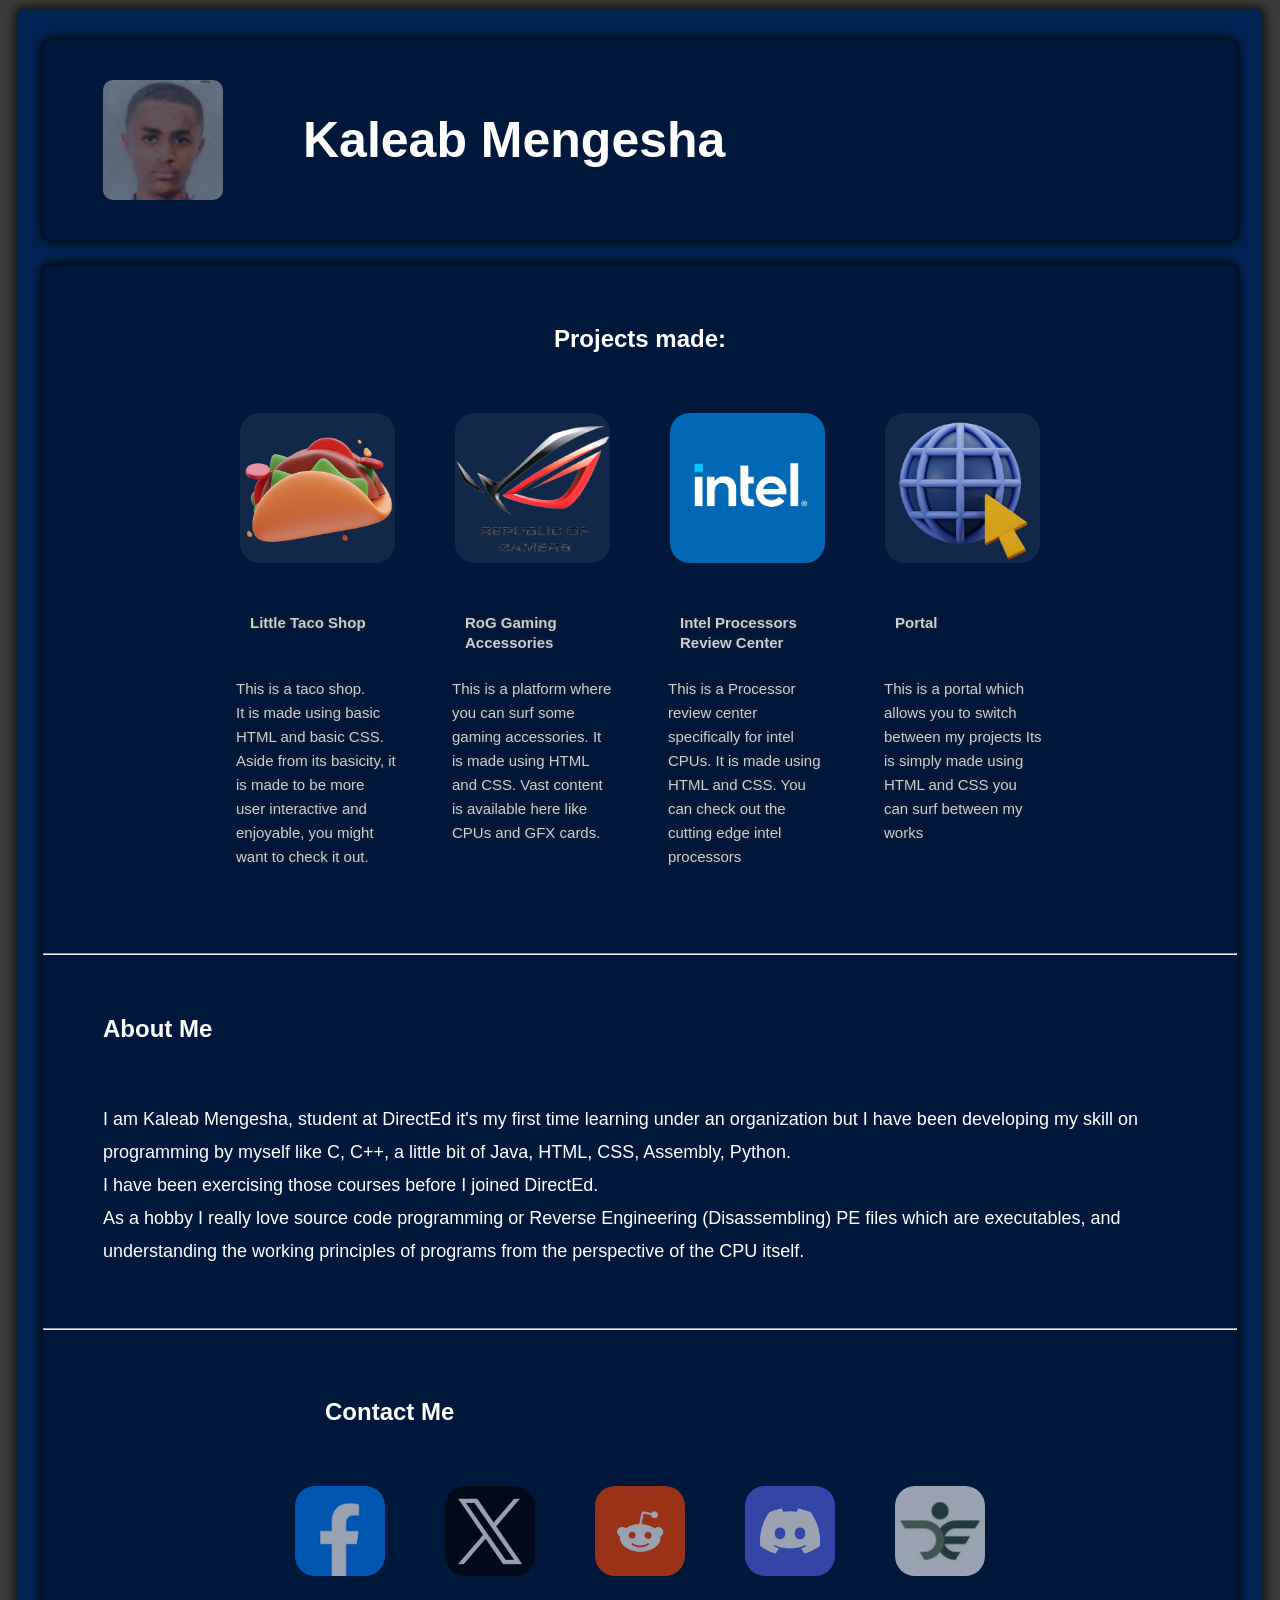
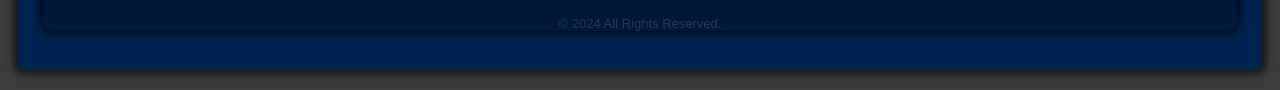
<file: index.html>
<!DOCTYPE html>
<html>
<head>
    <meta charset="UTF-8">
    <title>Me</title>
    <link rel="stylesheet" href="Home.css">
    <link rel="icon" href="res/94.png">
</head>
<body>

    <div class="container">

        <div class="up">

            <div class="img"></div>
            <div class="name">Kaleab Mengesha</div>


        </div>

        <div class="main">
                <p class="h">Projects made:</p>
            <div class="prj">
                
                <a href="../CleverWhiteChicken/EaTaco/Home.html" target="_blank"><div class="a d"><div class="p1">Little Taco Shop</div></div></a>
                <a href="../CleverWhiteChicken_2/Home.html" target="_blank"><div class="b d"><div class="p1">RoG Gaming Accessories</div></div></a>
                <a href="../CleverWhiteChicken_3/home.html" target="_blank"><div class="c d"><div class="p1">Intel Processors Review Center </div></div></a>
                <a href=""><div class="f d"><div class="p1">Portal</div></div></a>

                

            </div>

            <div class="info">
                <div class="e">
                    <div class="i">This is a taco shop. <br>It is made using basic HTML and basic CSS. Aside from its basicity, it is made to be more user interactive and enjoyable, you might want to check it out.
                </div></div>
                <div class="e"><div class="i">This is a platform where you can surf some gaming accessories. It is made using HTML and CSS. Vast content is available here like CPUs and GFX cards.
                </div></div>
                <div class="e"><div class="i">This is a Processor review center specifically for intel CPUs. It is made using HTML and CSS. You can check out the cutting edge intel processors
                </div></div>
                <div class="e"><div class="i">This is a portal which allows you to switch between my projects Its is simply made using HTML and CSS you can surf between my works</div></div>
            </div>

            <div class="about">
                <hr>
                <p class="h">About Me</p>
                <p class="p">I am Kaleab Mengesha, student at DirectEd it's my first time learning under an organization but I have been developing my skill on programming by myself like C, C++, a little bit of Java, HTML, CSS, Assembly, Python. <br>
                    I have been exercising those courses before I joined DirectEd. <br>
                    As a hobby I really love source code programming or Reverse Engineering (Disassembling) PE files which are executables, and understanding the working principles of programs from the perspective of the CPU itself.</p><hr>
            </div>

            <div class="bot"><p class="h">Contact Me</p>

                <div class="ico">
                    <a href="https://www.facebook.com" target="_blank" ><div class="z j"></div></a>
                    <a href="https://www.x.com" target="_blank"><div class="y j"></div></a>
                    <a href="https://www.reddit.com" target="_blank"><div class="w j"></div></a>
                    <a href="https://www.discord.com" target="_blank"><div class="x j"></div></a>
                    <a href="https://www.directed.dev"  target="_blank"><div class="v j"></div></a>
        
                    
                </div>
            </div> 
            <footer class="foot">© 2024 All Rights Reserved.</footer>


        </div>


    </div>
    
</body>
</html>
</file>
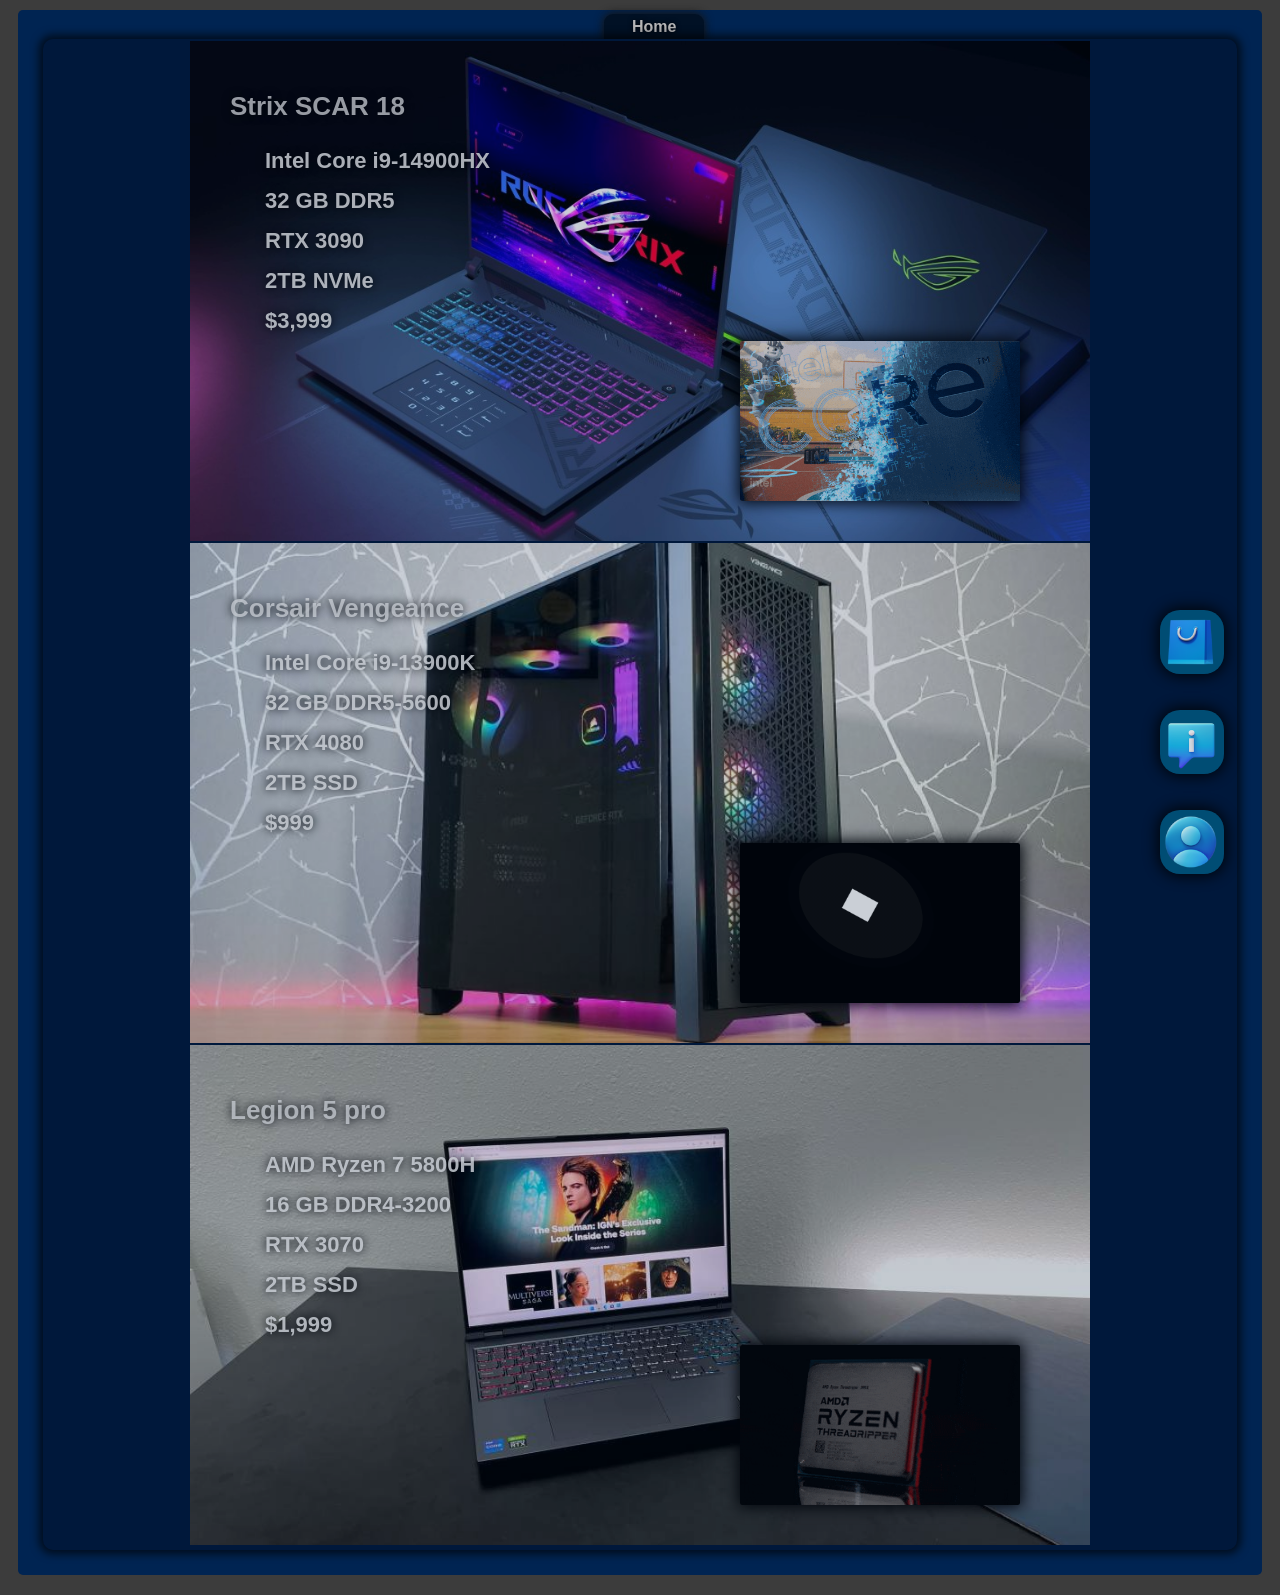
<file: CleverWhiteChicken_2/index.html>
<!DOCTYPE html>
<html lang="en">
<head>
    <meta charset="UTF-8">
    <meta name="viewport" content="width=device-width, initial-scale=1.0">
    <title>Home - RoG</title>
    <link rel="stylesheet" href="Home.css">
    <link rel="icon" href="Resources/80.png">
</head>
<body>

    <div class="shop">
        <a href="lap-intel.html"><img src="Resources/69.png" alt="" id="shop"></a>
    </div>
    <div class="shop1">
        <a href="about-us.html"><img src="Resources/72.png" alt="" id="shop1"></a>
    </div>

    <div class="shop2">
        <a href="contact-us.html"><img src="Resources/73.png" alt="" id="shop2"></a>
    </div>
    
    <div class="container">
        <div class="head" id="p1"><p id="p1">Home</p></div>
        <div class="main">
            <a href="lap-intel.html">
                <div class="top" id="in">
                    <h1 id="h1">Strix SCAR 18<br>
                        <p id="p">
                            Intel Core i9-14900HX<br>
                            32 GB DDR5<br>
                            RTX 3090<br>
                            2TB NVMe <br>
                            $3,999
                        </p>
                    </h1>
                    
                    <div id="float1"></div>

                </div>
            </a>
            <a href="desk-intel.html">
                <div class="mid" id="in">
                    <h1 id="h1">Corsair Vengeance<br>
                        <p id="p">
                            Intel Core i9-13900K<br>
                            32 GB DDR5-5600<br>
                            RTX 4080<br>
                            2TB SSD <br>
                            $999
                        </p>
                    </h1>
                <div id="float2"></div>
                </div>
            </a>
            <a href="lap-amd.html">
                <div class="low" id="in">
                    <h1 id="h1">Legion 5 pro<br>
                        <p id="p">
                            AMD Ryzen 7 5800H<br>
                            16 GB DDR4-3200<br>
                            RTX 3070<br>
                            2TB SSD <br>
                            $1,999
                        </p>
                    </h1>
                <div id="float3"></div>
                </div>
            </a>
        </div>
    </div>

</body>
</html>
</file>
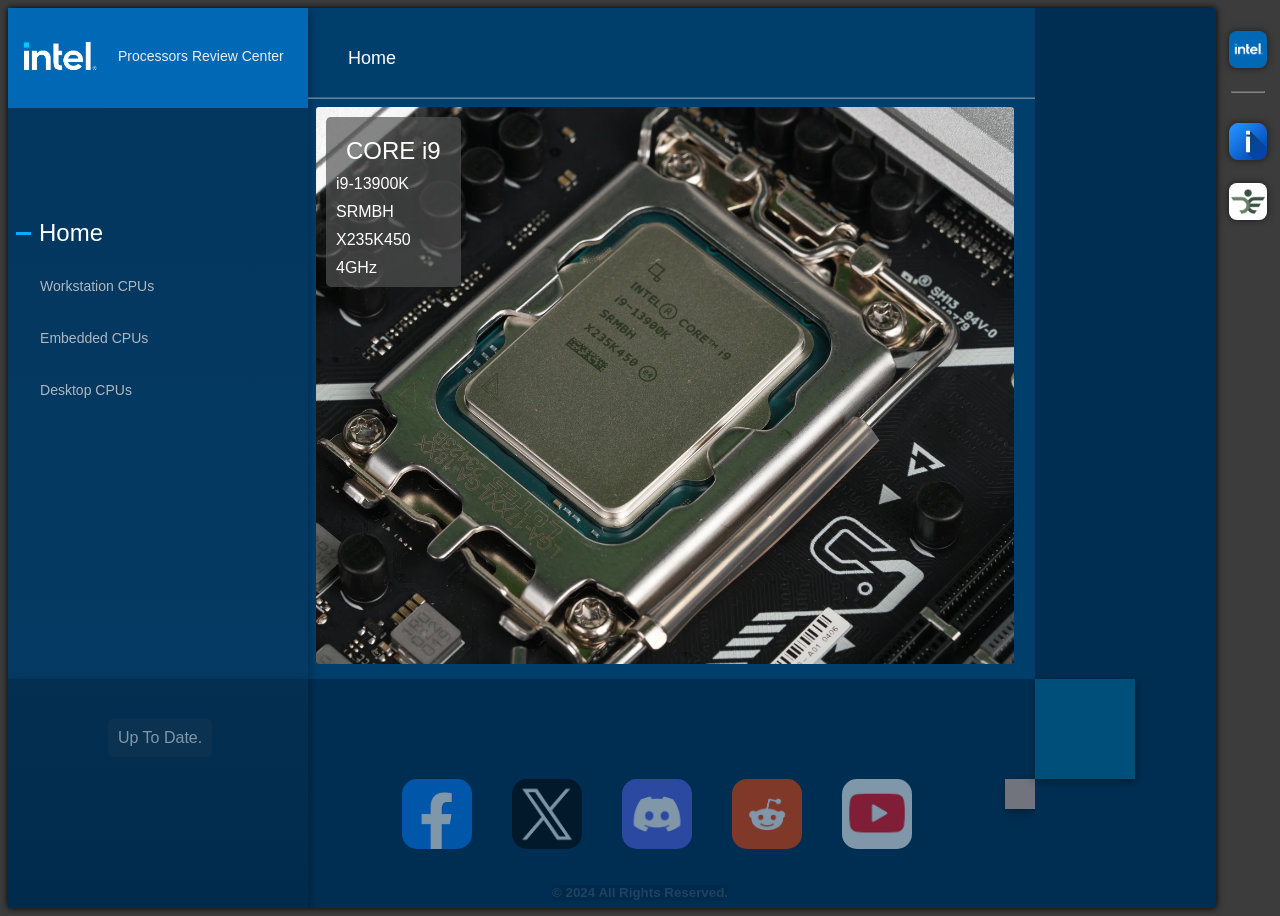
<file: CleverWhiteChicken_3/index.html>
<!DOCTYPE html>
<html lang="en">
<head>
    <meta charset="UTF-8">
    <meta name="viewport" content="width=device-width, initial-scale=1.0">
    <title>Home - Intel</title>
    <link rel="stylesheet" href="home.css">
    <link rel="icon" href="src/34.png">
</head>
<body>

    <div class="main">
        <div class="left">

            <div class="leftce">
                <div class="imgd">
                    <img src="src/34.png" alt="" class="img">
                    <p class="p1">Processors Review Center</p>
                </div>
                <div class="but" id="a"><div class="point" id="aa"></div><p class="a">Home</p></div>
                <div class="but" id="b"><div class="point" id="bb"></div><a href="work.html" class="b">Workstation CPUs</a></div>
                <div class="but" id="c"><div class="point" id="cc"></div><a href="embed.html" class="c">Embedded CPUs</a></div>
                <div class="but" id="d"><div class="point" id="dd"></div><a href="desk.html" class="d">Desktop CPUs</a></div>


            </div>
            <div class="leftbot">
                <div class="mes"><p class="h1">Up To Date.</p></div>
            </div>

        </div>
        <div class="center">

            <div class="cenup">

                <p class="aaa">Home</p> <hr id="hr2">
                <div class="front">

                    <div class="info">
                        <p class="h11">CORE i9</p>
                        <p class="h1">i9-13900K</p>
                        <p class="h1">SRMBH</p>
                        <p class="h1">X235K450</p>
                        <p class="h1">4GHz</p>
                        
                    </div>
                </div>
            </div>
            <div class="cenbot">
                
                <div class="botmain">
                    <a href="https://facebook.com" target="_blank"><div class="bot1" id="bo"></div></a>
                    <a href="https://x.com" target="_blank"><div class="bot2" id="bo"></div></a>
                    <a href="https://discord.com" target="_blank"><div class="bot3" id="bo"></div></a>
                    <a href="https://reddit.com" target="_blank"><div class="bot4" id="bo"></div></a>
                    <a href="https://youtube.com" target="_blank"><div class="bot5" id="bo"></div></a>
                </div>
                <div class="dec2"></div>
                

            </div>
        </div>
        <div class="declast">
            <div class="dec"></div>
        </div>
        
        

    </div>

    <div class="sub">

        <a href="https://intel.com" target="_blank"><div class="subs" id="intel" title="Intel Official Webpage"></div><br><hr id="hr"></a>
        <a href="about.html" title="About Us"><div class="subs" id="about"></div></a>
        <a href="https://directed.dev" target="_blank"><div class="subs" id="direct"></div></a>

    </div>

    <div class="fixed">© 2024 All Rights Reserved.</div>
    
</body>
</html>
</file>
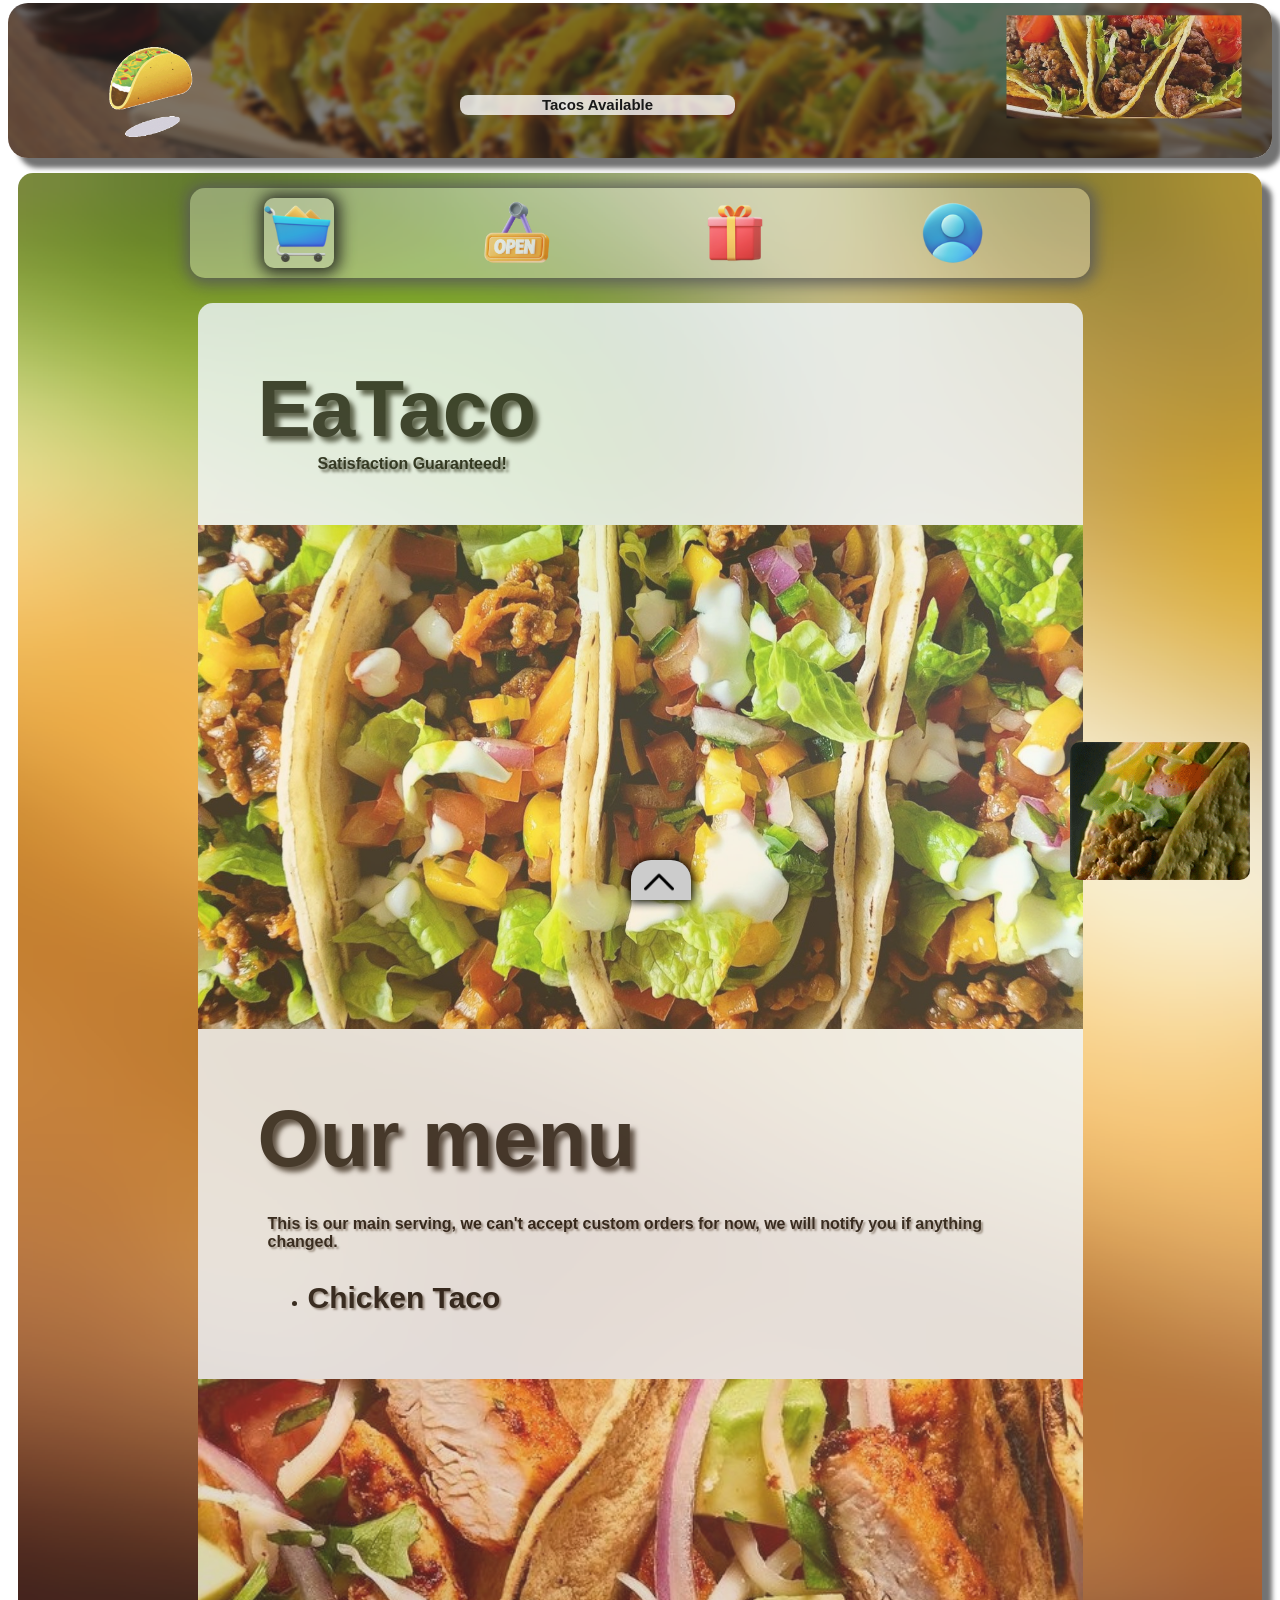
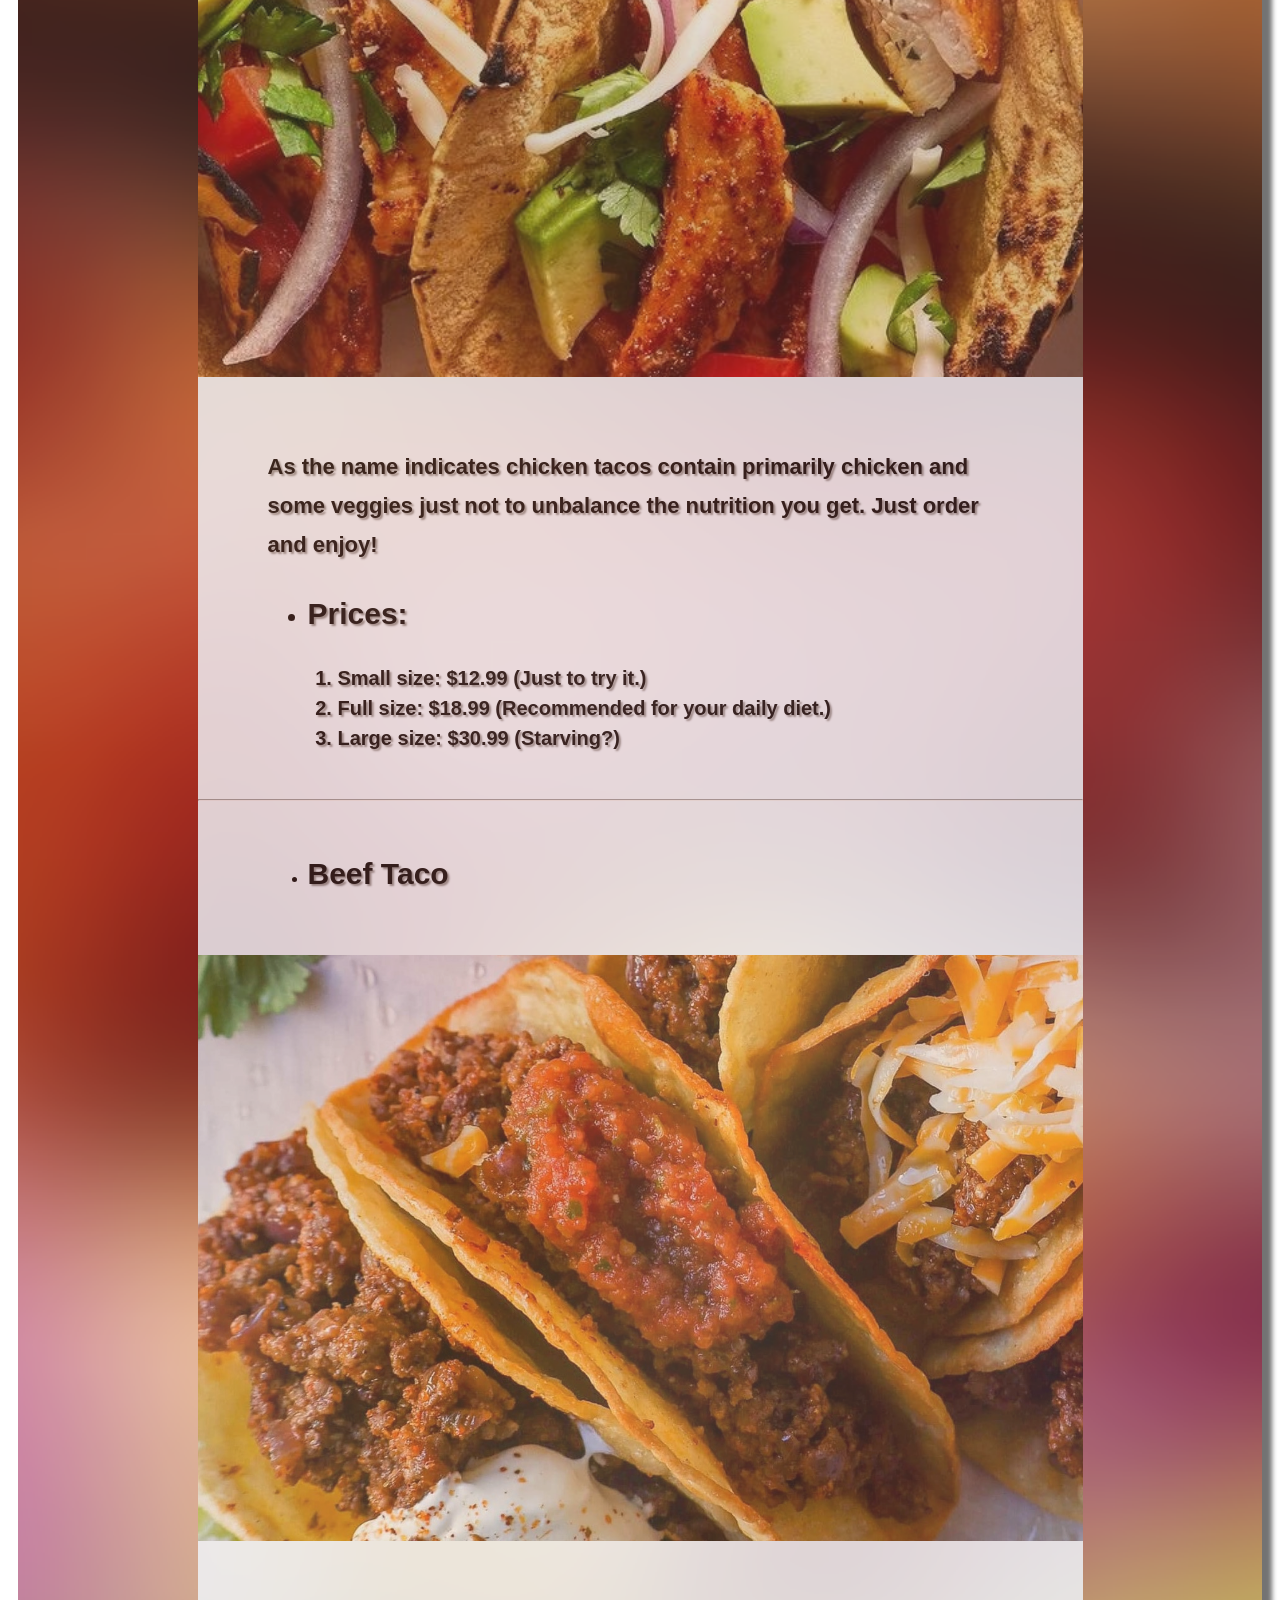
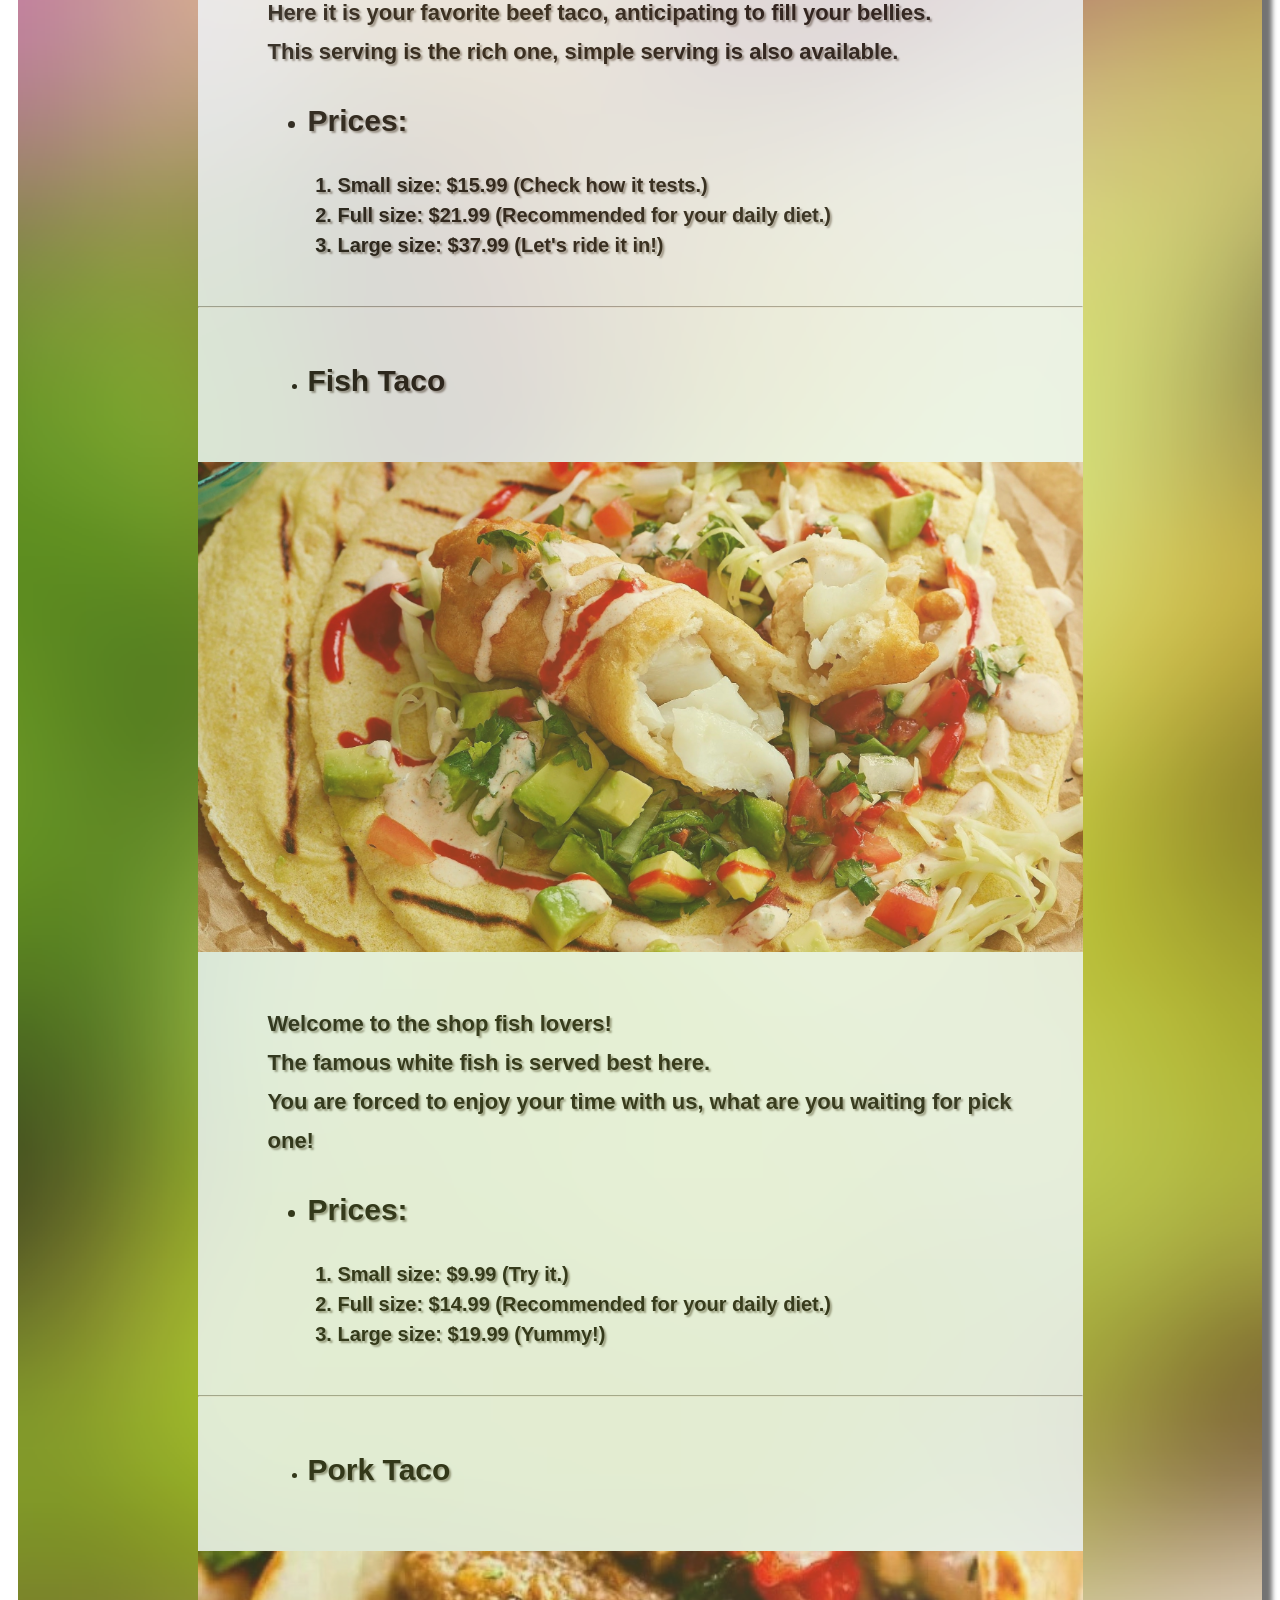
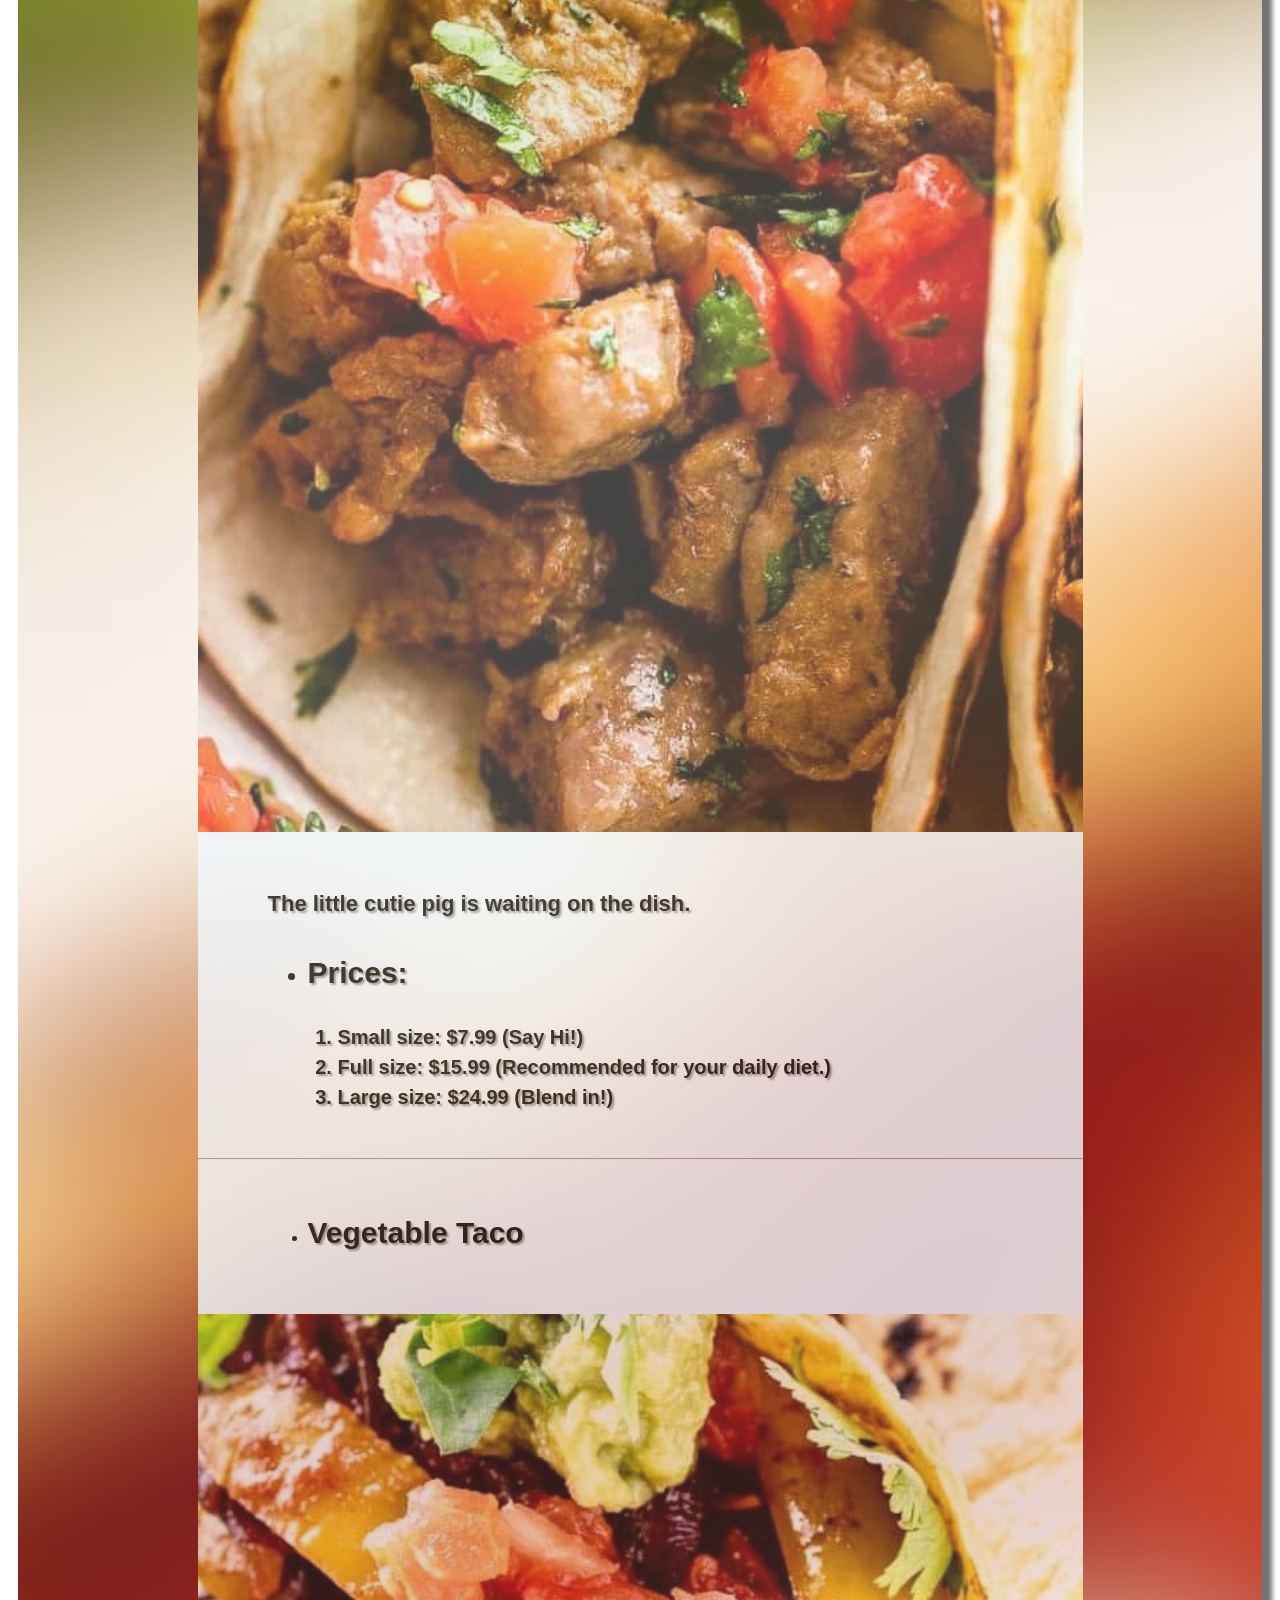
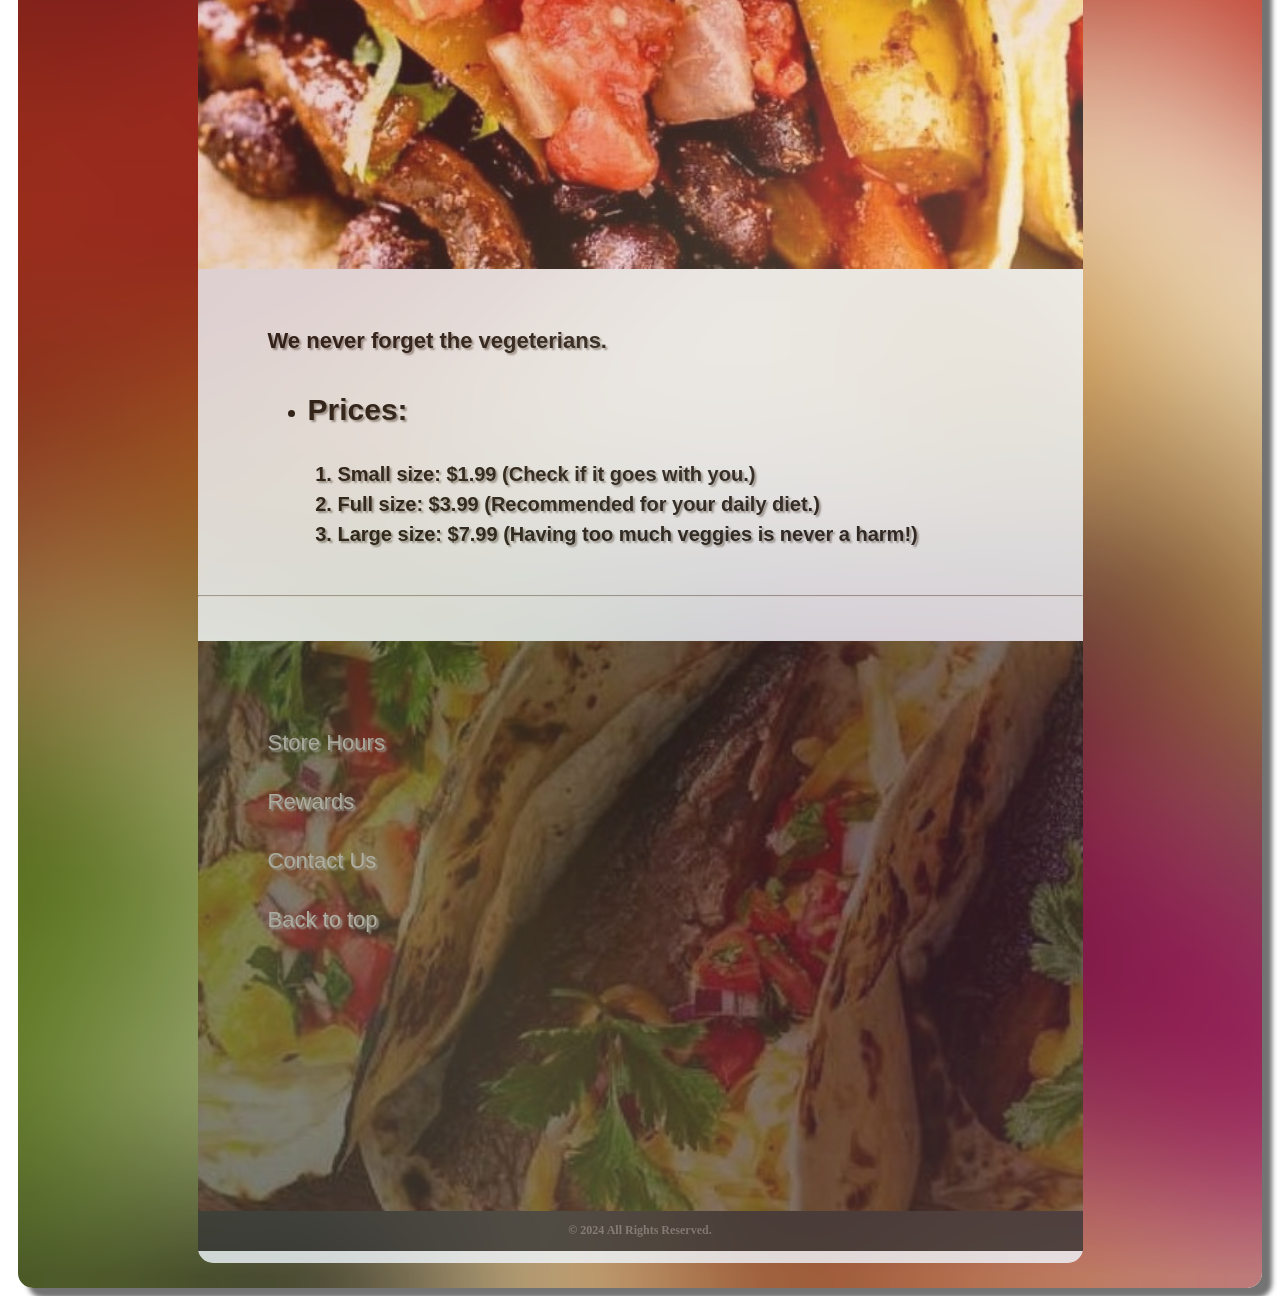
<file: CleverWhiteChicken/EaTaco/index.html>
<!DOCTYPE html>
<html lang="en">

    <head>

        <title>Home - EaTaco</title>
        <link rel="icon" href="Resources/taco-head.png">
        <link rel="stylesheet" href="Home.css">

        
    </head>

    <body>

        <div id="fix">
            <img src="Resources/ad.gif" id="fix" title="Ad 2">
        </div>

        <div id="goup-div">
            <a href="#"><img src="Resources/upload.png" id="goup" title="Go To Top"></a>
        </div>

        
        <div class="container" id="top">
            
            <div class="box">
                <img src="Resources/taco.gif" alt="Taco animation" id="gif" width="140" title="Enjoy Your Taco">
            </div>
                
            <div class="table">
                <table>
                    <tr class="expand"><td><b>Tacos Available</b></td></tr>
                    <tr class="hide"><td><a href="#chicken">Chicken Taco</a></td></tr>
                    <tr class="hide"><td><a href="#beef">Beef Taco</a></td></tr>
                    <tr class="hide"><td><a href="#fish">Fish Taco</a></td></tr>
                    <tr class="hide"><td><a href="#pork">Pork Taco</a></td></tr>
                    <tr class="hide"><td><a href="#vegetable">Vegetable Taco</a></td></tr>
                </table>
            </div>

            <script>
                document.addEventListener('DOMContentLoaded', function() {
                    var expandableRows = document.querySelectorAll('.expand');
                    var hiddenRows = document.querySelectorAll('.hide');
            
                    expandableRows.forEach(function(row) {
                        row.addEventListener('click', function(event) {
                            var next = row.nextElementSibling;
                            while (next && next.classList.contains('hide')) {
                                next.style.display = (next.style.display === 'table-row' ? 'none' : 'table-row');
                                next = next.nextElementSibling;
                            }
                            event.stopPropagation(); // Prevent the click event from propagating to the document
                        });
                    });
            
                    document.addEventListener('click', function() {
                        hiddenRows.forEach(function(hiddenRow) {
                            hiddenRow.style.display = 'none';
                        });
                    });
                });
            </script>

            <div class="box" id="ad">
                <img src="Resources/ad.jpg" alt="ad" id="ad" width="230" title="Ad 1">
            </div>        

        </div>


        <div class="container-2" id="body">

            <div class="container-3" id="top-body">

                <div class="sub" id="home" title="Home">

                </div>

                <div class="sub" id="store-hours" title="Store Hours">
                    <a href="Store Hours.html"></a>
                </div>

                
                <div class="sub" id="reward" title="Rewards">
                    <a href="Reward.html"></a>
                </div>
                

            
                <div class="sub" id="contact-us" title="Contact Us">
                    <a href="Contact Us.html"></a>
                </div>
            

            </div>
            

            <div class="main" id="main-body">

                <h1 id="h1">EaTaco</h1>
                <p id="p"><b>Satisfaction Guaranteed!</b></p><br><br>
                <img src="Resources/pic1.jpg" alt="taco-1" id="pic1" width="885px">
                <h2 id="h1">Our menu</h2>
                <p id="p1"><b>This is our main serving, we can't accept custom orders for now, we will notify you if anything changed.</b></p>

                <ul id="p1">
                    <li>
                        <p class="p2" id="chicken"><b>Chicken Taco</b></p><br>
                    </li>
                </ul>

                <img src="Resources/chicken.jpg" alt="taco-2" id="pic2" width="885px"><br><br><br>
                
                <p id="p3"><b>As the name indicates chicken tacos contain primarily chicken and some veggies just not to unbalance the nutrition you get. Just order and enjoy!</b>
                
                    <ul id="p3">
                        <li>
                            <p class="p2"><b>Prices: </b></p>
                        </li>
                    </ul>

                    <b>
                        <ol id="p4">
                            <li><b>Small size: $12.99</b> (Just to try it.)</li>
                            <li><b>Full size: $18.99</b> (Recommended for your daily diet.)</li>
                            <li><b>Large size: $30.99</b> (Starving?)</li>
                        </ol>
                    </b>

                </p><br><hr><br>

                <ul id="p1">
                    <li>
                        <p class="p2" id="beef"><b>Beef Taco</b></p><br>
                    </li>
                </ul>

                <img src="Resources/beef.jpg" alt="taco-3" id="pic3" width="885px"><br><br>

                <p id="p3"><b>Here it is your favorite beef taco, anticipating to fill your bellies. <br> This serving is the rich one, simple serving is also available.</b>
                
                    <ul id="p3">
                        <li>
                            <p class="p2"><b>Prices: </b></p>
                        </li>
                    </ul>

                    <b>
                        <ol id="p4">
                            <li><b>Small size: $15.99</b> (Check how it tests.)</li>
                            <li><b>Full size: $21.99</b> (Recommended for your daily diet.)</li>
                            <li><b>Large size: $37.99</b> (Let's ride it in!)</li>
                        </ol>
                    </b>

                </p><br><hr><br>

                <ul id="p1">
                    <li>
                        <p class="p2" id="fish"><b>Fish Taco</b></p><br>
                    </li>
                </ul>

                <img src="Resources/fish.jpg" alt="taco-4" id="pic4" width="885px"><br><br>

                <p id="p3"><b>Welcome to the shop fish lovers! <br>The famous white fish is served best here. <br>You are forced to enjoy your time with us, what are you waiting for pick one!</b>
                
                    <ul id="p3">
                        <li>
                            <p class="p2"><b>Prices: </b></p>
                        </li>
                    </ul>

                    <b>
                        <ol id="p4">
                            <li><b>Small size: $9.99</b> (Try it.)</li>
                            <li><b>Full size: $14.99</b> (Recommended for your daily diet.)</li>
                            <li><b>Large size: $19.99</b> (Yummy!)</li>
                        </ol>
                    </b>

                </p><br><hr><br>

                <ul id="p1">
                    <li>
                        <p class="p2" id="pork"><b>Pork Taco</b></p><br>
                    </li>
                </ul>

                <img src="Resources/pork.jpg" alt="taco-5" id="pic5" width="885px"><br><br>

                <p id="p3"><b>The little cutie pig is waiting on the dish.</b>
                
                    <ul id="p3">
                        <li>
                            <p class="p2"><b>Prices: </b></p>
                        </li>
                    </ul>

                    <b>
                        <ol id="p4">
                            <li><b>Small size: $7.99</b> (Say Hi!)</li>
                            <li><b>Full size: $15.99</b> (Recommended for your daily diet.)</li>
                            <li><b>Large size: $24.99</b> (Blend in!)</li>
                        </ol>
                    </b>

                </p><br><hr><br>

                <ul id="p1">
                    <li>
                        <p class="p2" id="vegetable"><b>Vegetable Taco</b></p><br>
                    </li>
                </ul>

                <img src="Resources/vege.jpg" alt="taco-6" id="pic6" width="885px"><br><br>

                <p id="p3"><b>We never forget the vegeterians.</b>
                
                    <ul id="p3">
                        <li>
                            <p class="p2"><b>Prices: </b></p>
                        </li>
                    </ul>

                    <b>
                        <ol id="p4">
                            <li><b>Small size: $1.99</b> (Check if it goes with you.)</li>
                            <li><b>Full size: $3.99</b> (Recommended for your daily diet.)</li>
                            <li><b>Large size: $7.99</b> (Having too much veggies is never a harm!)</li>
                        </ol>
                    </b>

                </p><br><hr><br><br>

                <div id="bottom">
                    <br><br><br><br>
                    <a href="Store Hours.html"><p id="p6">Store Hours</p></a><br>
                    <a href="Reward.html"><p id="p6">Rewards</p></a><br>
                    <a href="Contact Us.html"><p id="p6">Contact Us</p></a><br>
                    <a href="#"><p id="p6">Back to top</p></a>
                </div>
                

                <div id="last">
                <p id="p5"><b>© 2024 All Rights Reserved.</b></p></div>

            </div>

        </div>


        

    </body>

   

</html>
</file>
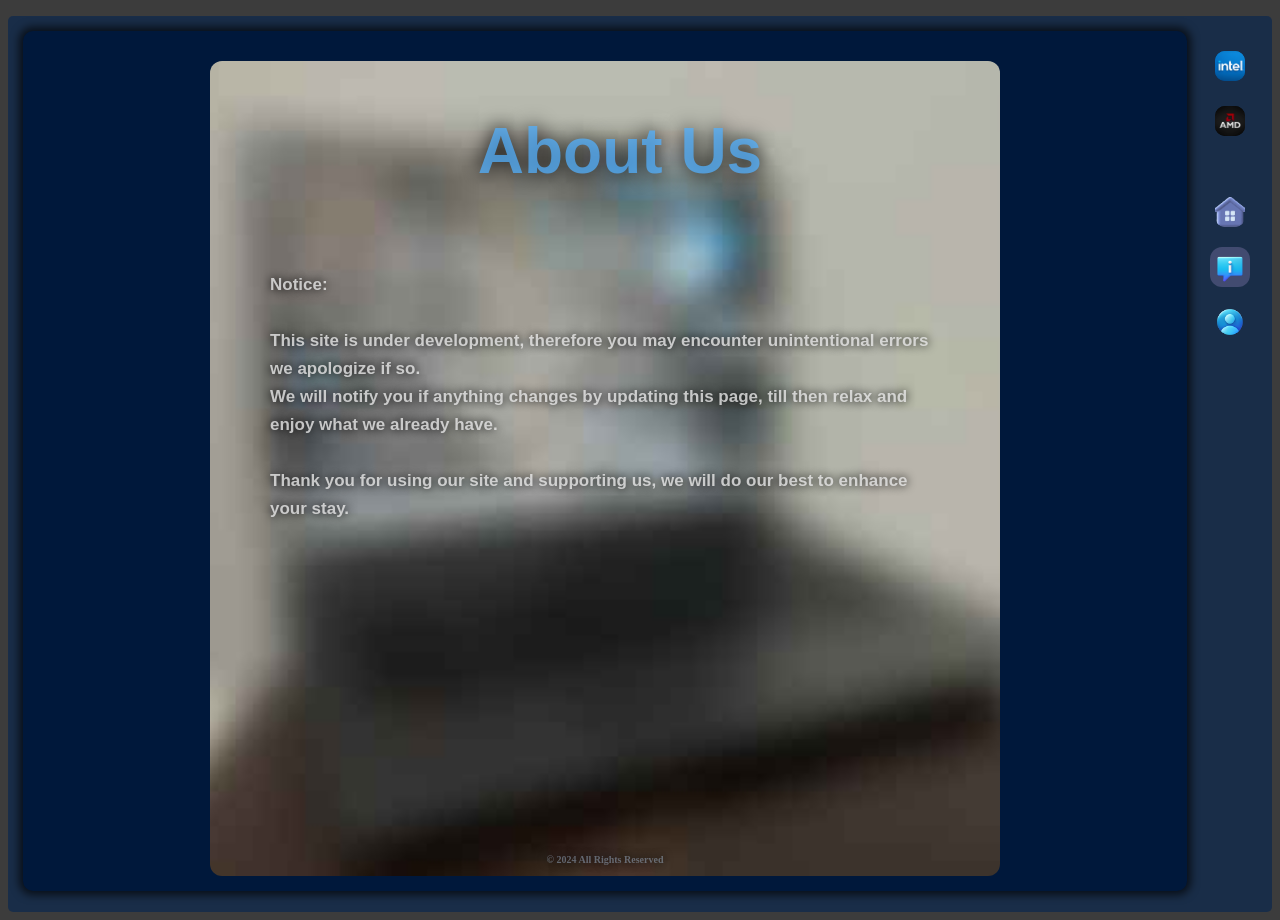
<file: CleverWhiteChicken_2/about-us.html>
<!DOCTYPE html>
<html>

    <head>

        <title>About Us - RoG</title>
        <link rel="stylesheet" href="about-us.css">
        <link rel="icon" href="Resources/94.png">

    </head>

    <body>
        <p></p>
        
        <div id="container" class="container">

            <div id="main" class="main">

                <div class="view" id="view">

                    <h1 id="h3">About Us</h1>
                    <p id="p3">Notice: <br><br> This site is under development, therefore you may encounter unintentional errors we apologize if so. <br>
                        We will notify you if anything changes by updating this page, till then relax and enjoy what we already have. <br> <br>
                        Thank you for using our site and supporting us, we will do our best to enhance your stay.
                    </p>

                    <p id="p100"><br><br><br><br><br><br><br><br><br><br><br><br><b><br><br><br><br><br><br><br><br><br><br><br><br><br><b><br><br><br><br><br><br><br><br><br><br><br><br><br><b><br><br><br><br><br><br>© 2024 All Rights Reserved</b></b></b></b></p>


                </div>

            </div>

            <div id="sub" class="sub">

                <div id="intel" class="choose">
                    <a href="lap-intel.html" id="intel1">
                        <div id="intel1">
                        </div>
                    </a>
                </div>

                <div id="amd" class="choose">
                    <a href="lap-amd.html" id="amd1">
                        <div id="amd1">
                        </div>
                    </a>
                </div><br><br>

                <div id="home" class="choose">
                    <a href="Home.html" id="home1">
                        <div id="home1">
                        </div>
                    </a>
                </div>

                <div id="about" class="choose">
                    <div id="about1">
                    </div>
                </div>

                <div id="contact" class="choose">
                    <a href="contact-us.html" id="contact1">
                        <div id="contact1">
                        </div>
                    </a>
                </div>

            </div>


        </div>

    </body>


</html>
</file>
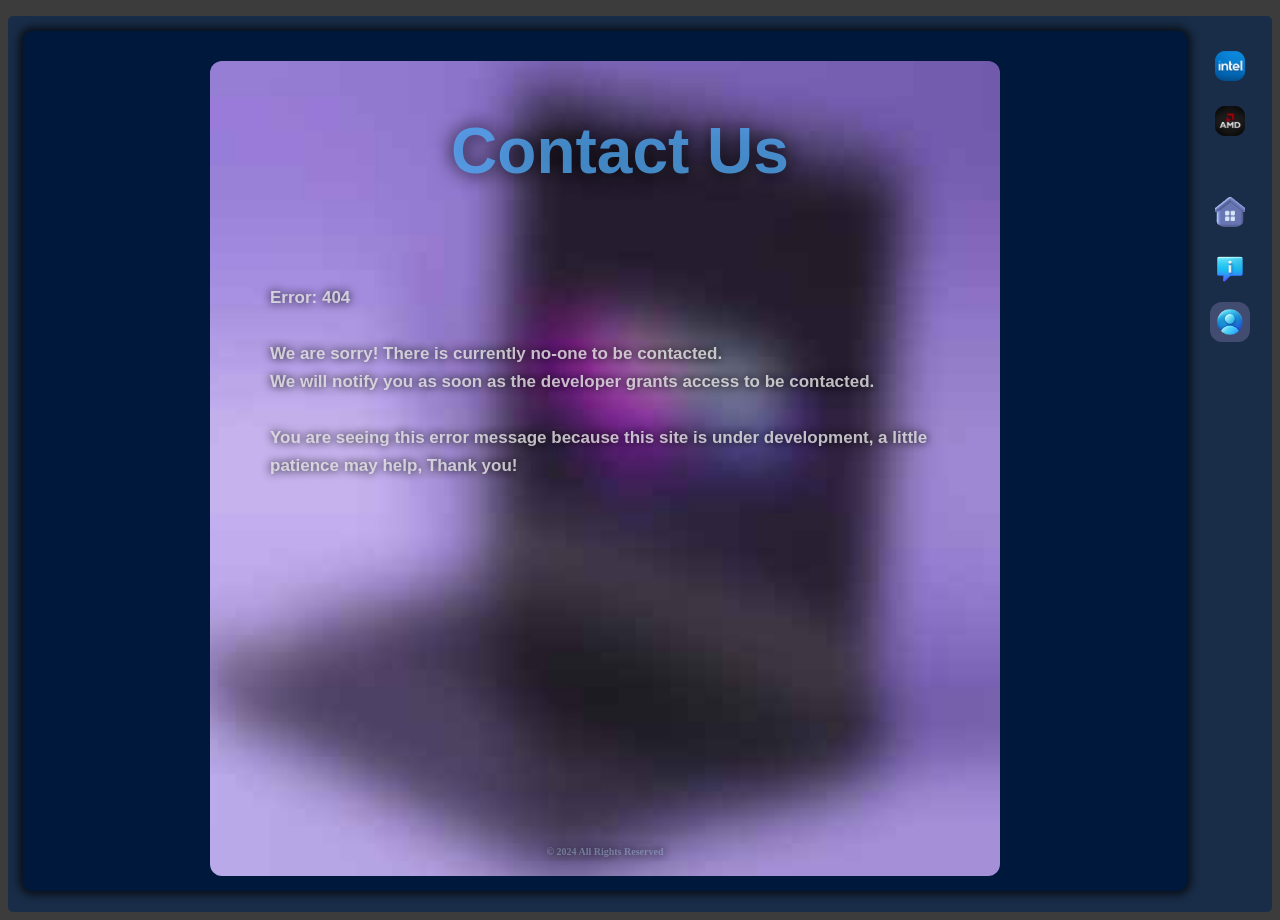
<file: CleverWhiteChicken_2/contact-us.html>
<!DOCTYPE html>
<html>

    <head>

        <title>Contact Us - RoG</title>
        <link rel="stylesheet" href="contact-us.css">
        <link rel="icon" href="Resources/73.png">

    </head>

    <body>
        <p></p>
        
        <div id="container" class="container">

            <div id="main" class="main">

                <div class="view" id="view">

                    <h1 id="h3">Contact Us</h1>
                    <p id="p3"><br><br>Error: 404 <br><br> We are sorry! There is currently no-one to be contacted.<br>We will notify you as soon as the developer grants access to be contacted. <br> <br>You are seeing this error message because this site is under development, a little patience may help, Thank you!</p>
                    <p id="p100"><br><br><b><br><br><br><br><br><br><br><br><br><br><br><br><br><b><br><br><br><br><br><br><br><br><br><br><br><br><br><b><br><br><br><br><br><br><br><br><br><br><br><br><br><br><br><br><br><br><br><br><br><br><br><br><br><br><br><br><br>© 2024 All Rights Reserved</p> 

                </div>

            </div>

            <div id="sub" class="sub">

                <div id="intel" class="choose">
                    <a href="lap-intel.html" id="intel1">
                        <div id="intel1">
                        </div>
                    </a>
                </div>

                <div id="amd" class="choose">
                    <a href="lap-amd.html" id="amd1">
                        <div id="amd1">
                        </div>
                    </a>
                </div><br><br>

                <div id="home" class="choose">
                    <a href="Home.html" id="home1">
                        <div id="home1">
                        </div>
                    </a>
                </div>

                <div id="about" class="choose">
                    <a href="about-us.html" id="about1">
                        <div id="about1">
                        </div>
                    </a>
                </div>

                <div id="contact" class="choose">
                    <div id="contact1">
                    </div>
                </div>

            </div>


        </div>

    </body>


</html>
</file>
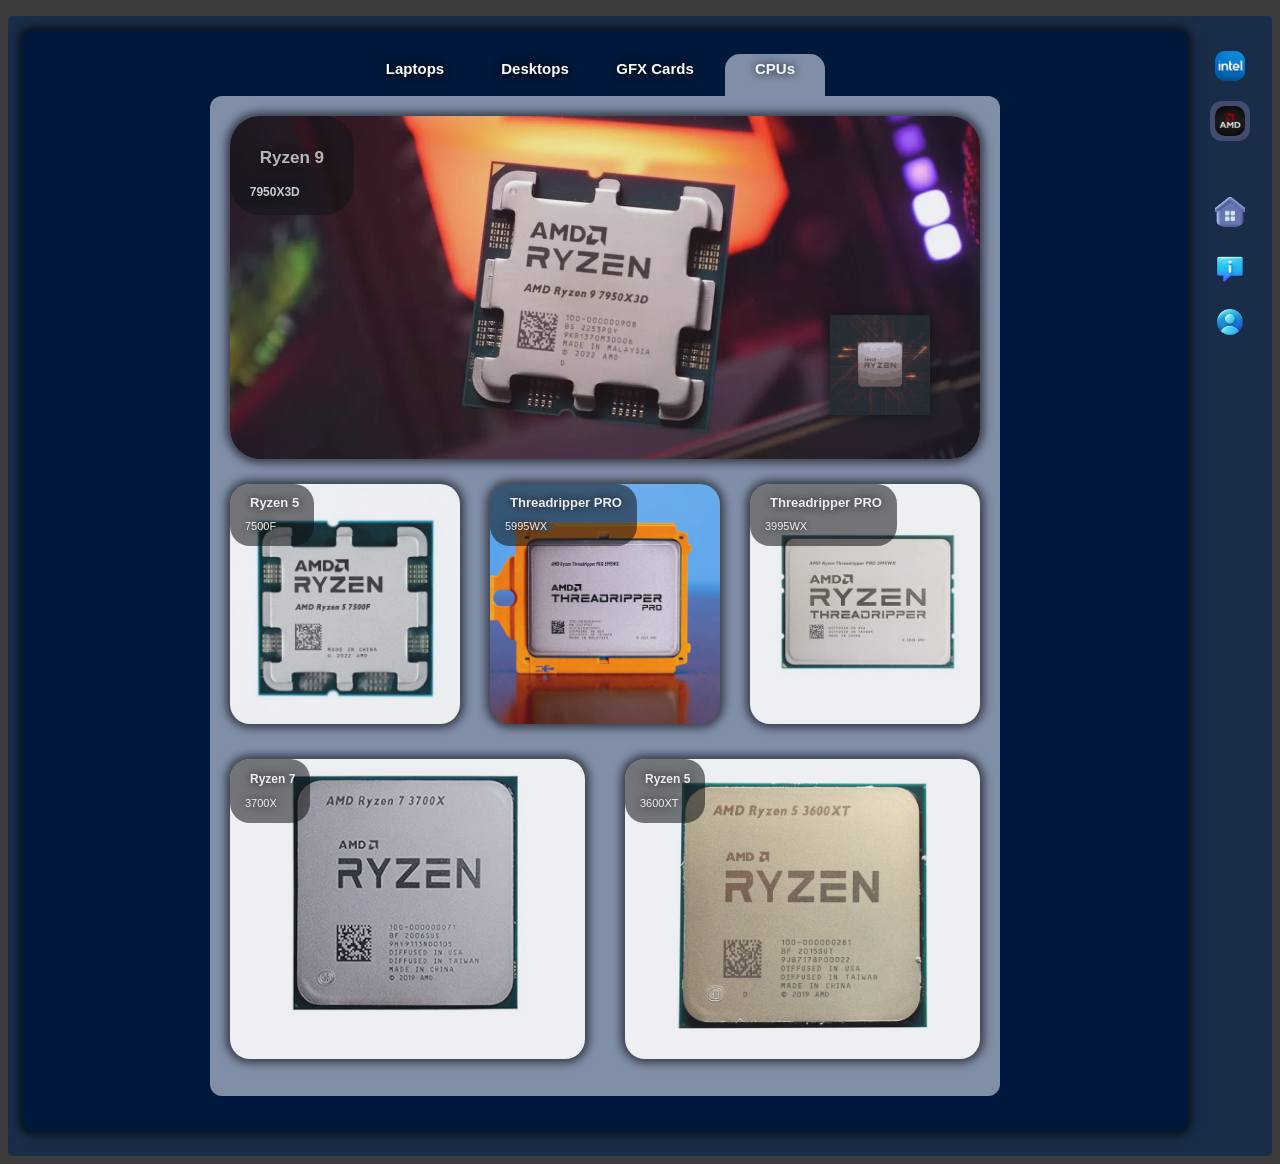
<file: CleverWhiteChicken_2/cpu-amd.html>
<!DOCTYPE html>
<html>

    <head>

        <title>AMD CPUs - RoG</title>
        <link rel="stylesheet" href="cpu-amd.css">
        <link rel="icon" href="Resources/91.png">

    </head>

    <body>
        <p></p>
        
        <div id="container" class="container">

            <div id="main" class="main">

                <div id="top" class="top">

                    <div id="lap" class="choice">
                        <p id="p"><b><a href="lap-amd.html">Laptops</a></b></p>
                    </div>

                    <div id="desk" class="choice">
                        <p id="p"><b><a href="desk-amd.html">Desktops</a></b></p>
                    </div>

                    <div id="gfx" class="choice">
                        <p id="p"><b><a href="gfx-amd.html">GFX Cards</a></b></p>
                    </div>

                    <div id="cpu" class="choice">
                        <p id="p1"><b>CPUs</b></p>
                    </div>

                </div>

                <div class="view" id="view">

                    <div id="up">

                        
                        <div class="h3">
                            <p id="h3">Ryzen 9<br></p>
                            <p id="p3">
                                7950X3D
                            </p>
                        </div>

                        <div class="fl">
                            <div id="float">
                            </div>

                        </div>


                    </div>

                    <div class="low-main">

                        <div id="low1" class="low">

                            <div class="h2">
                                <p id="h2">Ryzen 5<br></p>
                                <p id="p9">
                                    7500F
                                </p>
                            </div>
    
                            <div class="fl">
                                <div id="float11">
                                </div>
    
                            </div>

                        </div>

                        <div id="low2" class="low">

                            <div class="h2">
                                <p id="h2">Threadripper PRO<br></p>
                                <p id="p9">
                                    5995WX
                                </p>
                            </div>
    
                            <div class="fl">
                                <div id="float12">
                                </div>
    
                            </div>

                        </div>

                        <div id="low3" class="low">

                            <div class="h2">
                                <p id="h2">Threadripper PRO<br></p>
                                <p id="p9">
                                    3995WX
                                </p>
                            </div>
    
                            <div class="fl">
                                <div id="float13">
                                </div>
    
                            </div>

                        </div>
                
                    </div>

                    <div class="bottom">

                        <div class="bot" id="bot1">

                            <div class="h5">
                                <p id="h5">Ryzen 7<br></p>
                                <p id="p11">
                                    3700X
                                </p>
                            </div>

                        </div>

                        <div class="bot" id="bot2">

                            <div class="h5">
                                <p id="h5">Ryzen 5<br></p>
                                <p id="p11">
                                    3600XT
                                </p>
                            </div>

                        </div>

                    </div>



                </div>

            </div>

            <div id="sub" class="sub">

                <div id="intel" class="choose">
                    <a href="cpu-intel.html" id="intel1">
                        <div id="intel1">
                        </div>
                    </a>
                </div>

                <div id="amd" class="choose">
                    <div id="amd1">
                    </div>
                </div><br><br>

                <div id="home" class="choose">
                    <a href="Home.html" id="home1">
                        <div id="home1">
                        </div>
                    </a>
                </div>

                <div id="about" class="choose">
                    <a href="about-us.html" id="about1">
                        <div id="about1">
                        </div>
                    </a>
                </div>

                <div id="contact" class="choose">
                    <a href="contact-us.html" id="contact1">
                        <div id="contact1">
                        </div>
                    </a>
                </div>

            </div>

            <div class="fix">


            </div>

            <div class="totop">


            </div>

            <div class="ad"></div>

        </div>

    </body>


</html>
</file>
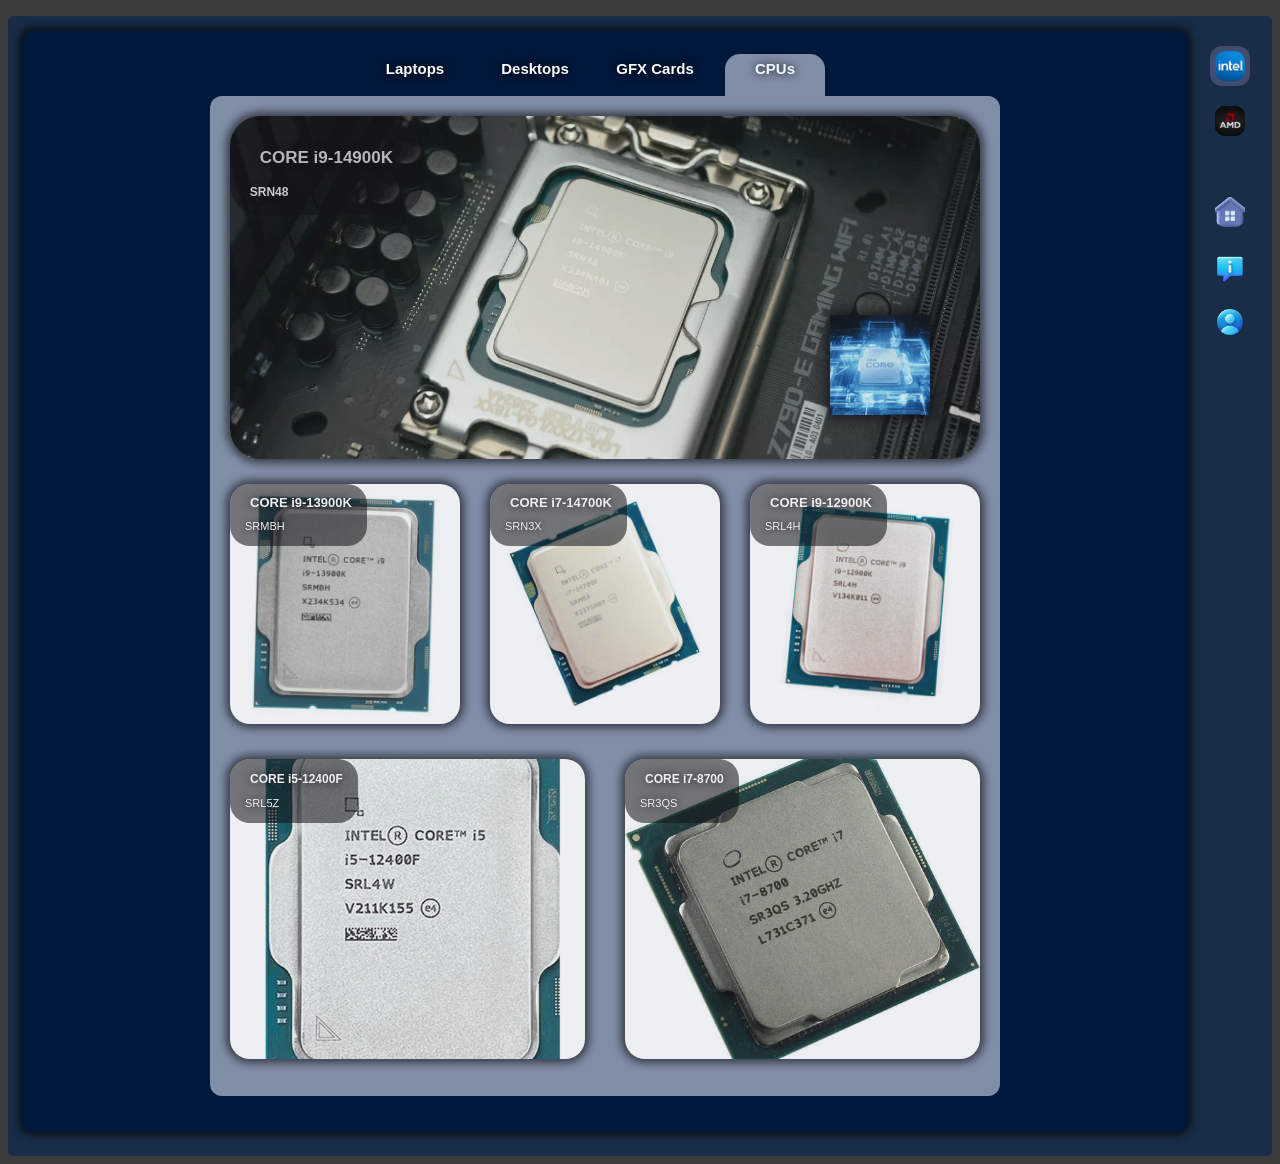
<file: CleverWhiteChicken_2/cpu-intel.html>
<!DOCTYPE html>
<html>

    <head>

        <title>Intel CPUs - RoG</title>
        <link rel="stylesheet" href="cpu-intel.css">
        <link rel="icon" href="Resources/91.png">

    </head>

    <body>
        <p></p>
        
        <div id="container" class="container">

            <div id="main" class="main">

                <div id="top" class="top">

                    <div id="lap" class="choice">
                        <p id="p"><b><a href="lap-intel.html">Laptops</a></b></p>
                    </div>

                    <div id="desk" class="choice">
                        <p id="p"><b><a href="desk-intel.html">Desktops</a></b></p>
                    </div>

                    <div id="gfx" class="choice">
                        <p id="p"><b><a href="gfx-intel.html">GFX Cards</a></b></p>
                    </div>

                    <div id="cpu" class="choice">
                        <p id="p1"><b>CPUs</b></p>
                    </div>

                </div>

                <div class="view" id="view">

                    <div id="up">

                        
                        <div class="h3">
                            <p id="h3">CORE i9-14900K<br></p>
                            <p id="p3">
                                SRN48
                            </p>
                        </div>

                        <div class="fl">
                            <div id="float">
                            </div>

                        </div>


                    </div>

                    <div class="low-main">

                        <div id="low1" class="low">

                            <div class="h2">
                                <p id="h2">CORE i9-13900K<br></p>
                                <p id="p9">
                                    SRMBH
                                </p>
                            </div>
    
                            <div class="fl">
                                <div id="float11">
                                </div>
    
                            </div>

                        </div>

                        <div id="low2" class="low">

                            <div class="h2">
                                <p id="h2">CORE i7-14700K<br></p>
                                <p id="p9">
                                    SRN3X
                                </p>
                            </div>
    
                            <div class="fl">
                                <div id="float12">
                                </div>
    
                            </div>

                        </div>

                        <div id="low3" class="low">

                            <div class="h2">
                                <p id="h2">CORE i9-12900K<br></p>
                                <p id="p9">
                                    SRL4H
                                </p>
                            </div>
    
                            <div class="fl">
                                <div id="float13">
                                </div>
    
                            </div>

                        </div>
                
                    </div>

                    <div class="bottom">

                        <div class="bot" id="bot1">

                            <div class="h5">
                                <p id="h5">CORE i5-12400F<br></p>
                                <p id="p11">
                                    SRL5Z
                                </p>
                            </div>

                        </div>

                        <div class="bot" id="bot2">

                            <div class="h5">
                                <p id="h5">CORE i7-8700<br></p>
                                <p id="p11">
                                    SR3QS
                                </p>
                            </div>

                        </div>

                    </div>



                </div>

            </div>

            <div id="sub" class="sub">

                <div id="intel" class="choose">
                    <div id="intel1">
                    </div>
                </div>

                <div id="amd" class="choose">
                    <a href="cpu-amd.html" id="amd1">
                        <div id="amd1">
                        </div>
                    </a>
                </div><br><br>

                <div id="home" class="choose">
                    <a href="Home.html" id="home1">
                        <div id="home1">
                        </div>
                    </a>
                </div>

                <div id="about" class="choose">
                    <a href="about-us.html" id="about1">
                        <div id="about1">
                        </div>
                    </a>
                </div>

                <div id="contact" class="choose">
                    <a href="contact-us.html" id="contact1">
                        <div id="contact1">
                        </div>
                    </a>
                </div>

            </div>

            <div class="fix">


            </div>

            <div class="totop">


            </div>

            <div class="ad"></div>

        </div>

    </body>


</html>
</file>
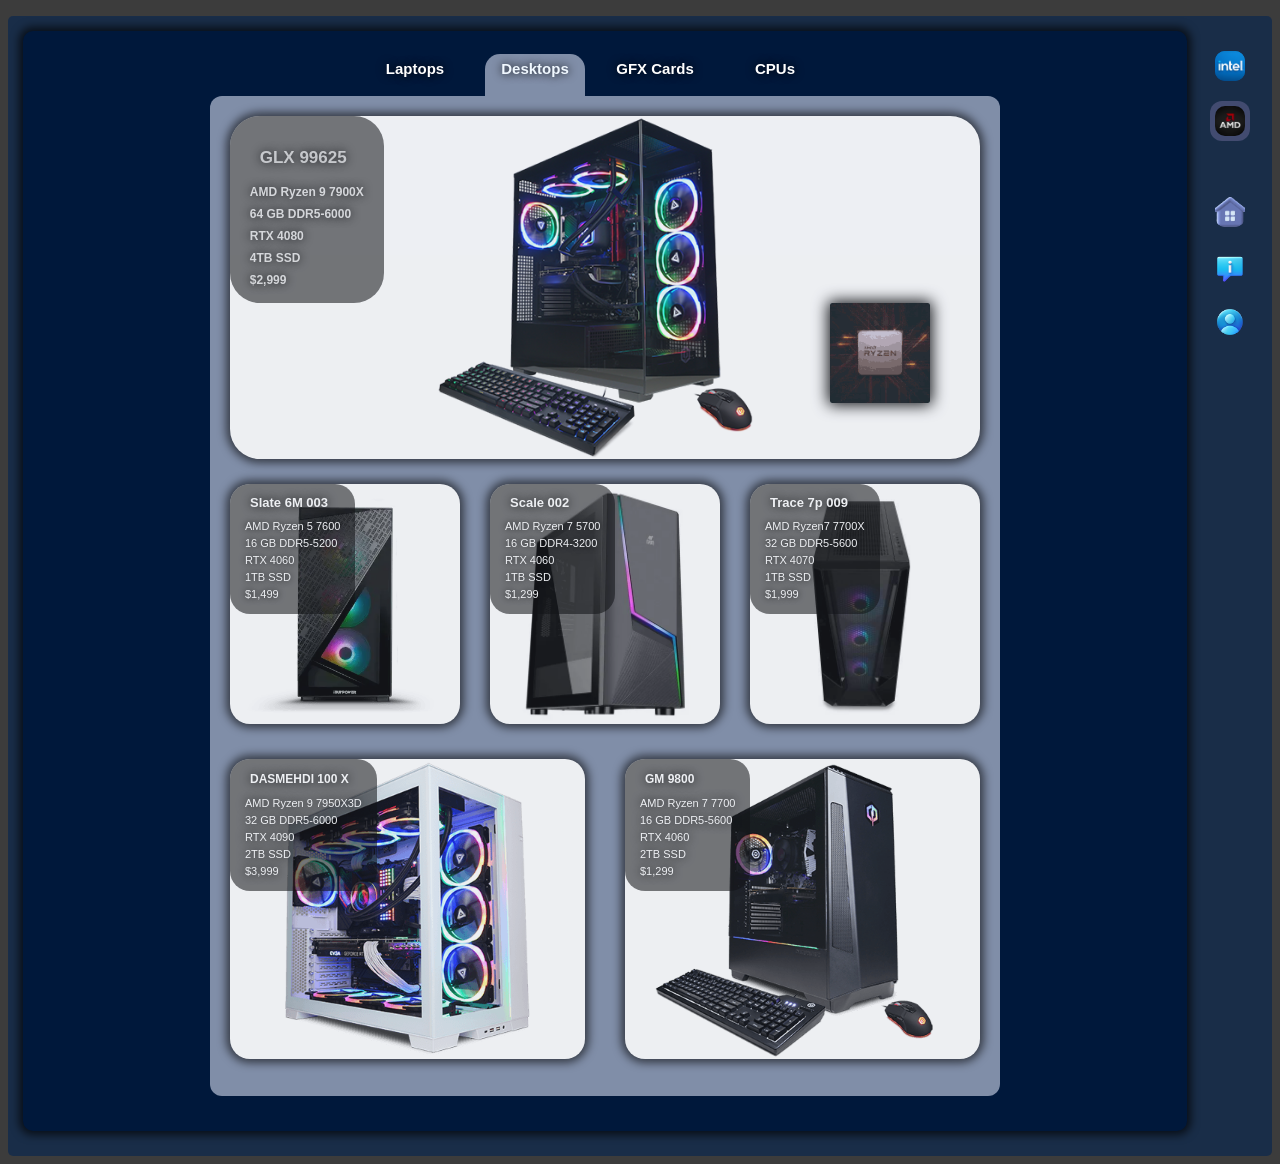
<file: CleverWhiteChicken_2/desk-amd.html>
<!DOCTYPE html>
<html>

    <head>

        <title>AMD Destops - RoG</title>
        <link rel="stylesheet" href="desk-amd.css">
        <link rel="icon" href="Resources/92.png">

    </head>

    <body>
        <p></p>
        
        <div id="container" class="container">

            <div id="main" class="main">

                <div id="top" class="top">

                    <div id="lap" class="choice">
                        <p id="p"><b><a href="lap-amd.html">Laptops</a></b></p>
                    </div>

                    <div id="desk" class="choice">
                        <p id="p1"><b>Desktops</b></p>
                    </div>

                    <div id="gfx" class="choice">
                        <p id="p"><b><a href="gfx-amd.html">GFX Cards</a></b></p>
                    </div>

                    <div id="cpu" class="choice">
                        <p id="p"><b><a href="cpu-amd.html">CPUs</a></b></p>
                    </div>

                </div>

                <div class="view" id="view">

                    <div id="up">

                        
                        <div class="h3">
                            <p id="h3">GLX 99625<br></p>
                            <p id="p3">
                                AMD Ryzen 9 7900X<br>
                                64 GB DDR5-6000<br>
                                RTX 4080<br>
                                4TB SSD <br>
                                $2,999
                            </p>
                        </div>

                        <div class="fl">
                            <div id="float">
                            </div>

                        </div>


                    </div>

                    <div class="low-main">

                        <div id="low1" class="low">

                            <div class="h2">
                                <p id="h2">Slate 6M 003<br></p>
                                <p id="p9">
                                    AMD Ryzen 5 7600<br>
                                    16 GB DDR5-5200<br>
                                    RTX 4060<br>
                                    1TB SSD <br>
                                    $1,499
                                </p>
                            </div>
    
                            <div class="fl">
                                <div id="float11">
                                </div>
    
                            </div>

                        </div>

                        <div id="low2" class="low">

                            <div class="h2">
                                <p id="h2">Scale 002<br></p>
                                <p id="p9">
                                    AMD Ryzen 7 5700<br>
                                    16 GB DDR4-3200<br>
                                    RTX 4060<br>
                                    1TB SSD <br>
                                    $1,299
                                </p>
                            </div>
    
                            <div class="fl">
                                <div id="float12">
                                </div>
    
                            </div>

                        </div>

                        <div id="low3" class="low">

                            <div class="h2">
                                <p id="h2">Trace 7p 009<br></p>
                                <p id="p9">
                                    AMD Ryzen7 7700X<br>
                                    32 GB DDR5-5600<br>
                                    RTX 4070<br>
                                    1TB SSD <br>
                                    $1,999
                                </p>
                            </div>
    
                            <div class="fl">
                                <div id="float13">
                                </div>
    
                            </div>

                        </div>
                
                    </div>

                    <div class="bottom">

                        <div class="bot" id="bot1">

                            <div class="h5">
                                <p id="h5">DASMEHDI 100 X<br></p>
                                <p id="p11">
                                    AMD Ryzen 9 7950X3D<br>
                                    32 GB DDR5-6000<br>
                                    RTX 4090<br>
                                    2TB SSD <br>
                                    $3,999
                                </p>
                            </div>

                        </div>

                        <div class="bot" id="bot2">

                            <div class="h5">
                                <p id="h5">GM 9800<br></p>
                                <p id="p11">
                                    AMD Ryzen 7 7700<br>
                                    16 GB DDR5-5600<br>
                                    RTX 4060<br>
                                    2TB SSD <br>
                                    $1,299
                                </p>
                            </div>

                        </div>

                    </div>



                </div>

            </div>

            <div id="sub" class="sub">

                <div id="intel" class="choose">
                    <a href="desk-intel.html" id="intel1">
                        <div id="intel1">
                        </div>
                    </a>
                </div>

                <div id="amd" class="choose">
                    <div id="amd1">
                    </div>
                </div><br><br>

                <div id="home" class="choose">
                    <a href="Home.html" id="home1">
                        <div id="home1">
                        </div>
                    </a>
                </div>

                <div id="about" class="choose">
                    <a href="about-us.html" id="about1">
                        <div id="about1">
                        </div>
                    </a>
                </div>

                <div id="contact" class="choose">
                    <a href="contact-us.html" id="contact1">
                        <div id="contact1">
                        </div>
                    </a>
                </div>

            </div>

            <div class="fix">


            </div>

            <div class="totop">


            </div>

            <div class="ad"></div>

        </div>

    </body>


</html>
</file>
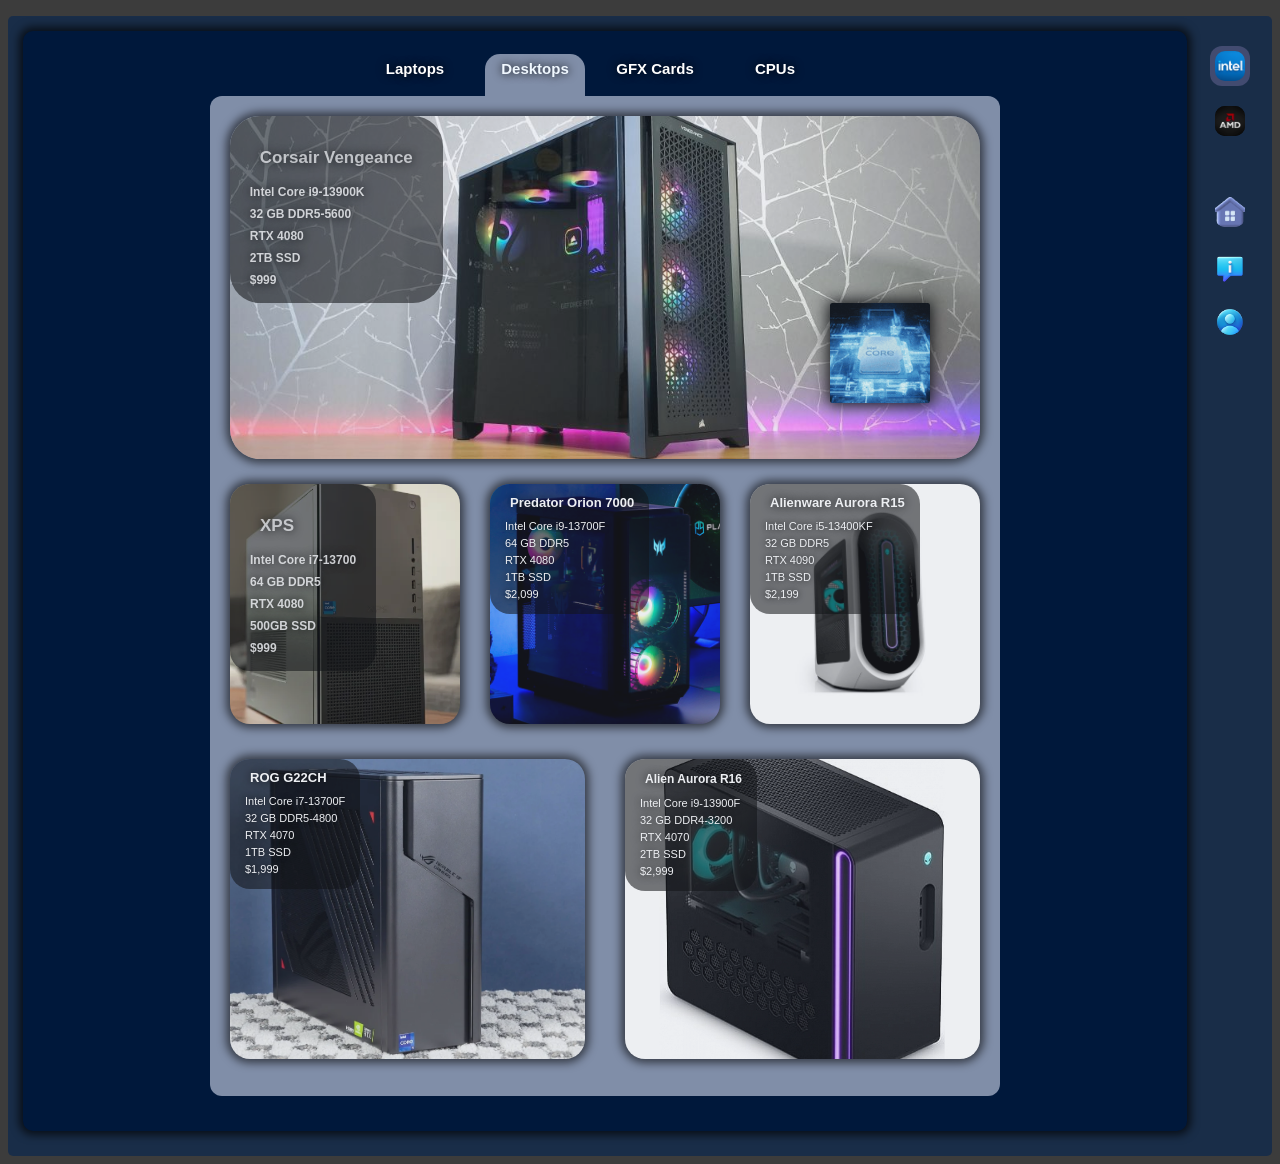
<file: CleverWhiteChicken_2/desk-intel.html>
<!DOCTYPE html>
<html>

    <head>

        <title>Intel Desktops - RoG</title>
        <link rel="stylesheet" href="desk-intel.css">
        <link rel="icon" href="Resources/92.png">

    </head>

    <body>
        <p></p>
        
        <div id="container" class="container">

            <div id="main" class="main">

                <div id="top" class="top">

                    <div id="lap" class="choice">
                        <p id="p"><b><a href="lap-intel.html">Laptops</a></b></p>
                    </div>

                    <div id="desk" class="choice">
                        <p id="p1"><b>Desktops</b></p>
                    </div>

                    <div id="gfx" class="choice">
                        <p id="p"><b><a href="gfx-intel.html">GFX Cards</a></b></p>
                    </div>

                    <div id="cpu" class="choice">
                        <p id="p"><b><a href="cpu-intel.html">CPUs</a></b></p>
                    </div>

                </div>

                <div class="view" id="view">

                    <div id="up">

                        
                        <div class="h3">
                            <p id="h3">Corsair Vengeance<br></p>
                            <p id="p3">
                                Intel Core i9-13900K<br>
                                32 GB DDR5-5600<br>
                                RTX 4080<br>
                                2TB SSD <br>
                                $999
                            </p>
                        </div>

                        <div class="fl">
                            <div id="float">
                            </div>

                        </div>


                    </div>

                    <div class="low-main">

                        <div id="low1" class="low">

                            <div class="h2">
                                <p id="h3">XPS<br></p>
                                <p id="p3">
                                    Intel Core i7-13700<br>
                                    64 GB DDR5<br>
                                    RTX 4080<br>
                                    500GB SSD <br>
                                    $999
                                </p>
                            </div>
    
                            <div class="fl">
                                <div id="float11">
                                </div>
    
                            </div>

                        </div>

                        <div id="low2" class="low">

                            <div class="h2">
                                <p id="h2">Predator Orion 7000<br></p>
                                <p id="p9">
                                    Intel Core i9-13700F<br>
                                    64 GB DDR5<br>
                                    RTX 4080<br>
                                    1TB SSD <br>
                                    $2,099
                                </p>
                            </div>
    
                            <div class="fl">
                                <div id="float12">
                                </div>
    
                            </div>

                        </div>

                        <div id="low3" class="low">

                            <div class="h2">
                                <p id="h2">Alienware Aurora R15<br></p>
                                <p id="p9">
                                    Intel Core i5-13400KF<br>
                                    32 GB DDR5<br>
                                    RTX 4090<br>
                                    1TB SSD <br>
                                    $2,199
                                </p>
                            </div>
    
                            <div class="fl">
                                <div id="float13">
                                </div>
    
                            </div>

                        </div>
                
                    </div>

                    <div class="bottom">

                        <div class="bot" id="bot1">

                            <div class="h5">
                                <p id="h2">ROG G22CH<br></p>
                                <p id="p9">
                                    Intel Core i7-13700F<br>
                                    32 GB DDR5-4800<br>
                                    RTX 4070<br>
                                    1TB SSD <br>
                                    $1,999
                                </p>
                            </div>

                        </div>

                        <div class="bot" id="bot2">

                            <div class="h5">
                                <p id="h5">Alien Aurora R16<br></p>
                                <p id="p11">
                                    Intel Core i9-13900F<br>
                                    32 GB DDR4-3200<br>
                                    RTX 4070<br>
                                    2TB SSD <br>
                                    $2,999
                                </p>
                            </div>

                        </div>

                    </div>



                </div>

            </div>

            <div id="sub" class="sub">

                <div id="intel" class="choose">
                    <div id="intel1">
                    </div>
                </div>

                <div id="amd" class="choose">
                    <a href="desk-amd.html" id="amd1">
                        <div id="amd1">
                        </div>
                    </a>
                </div><br><br>

                <div id="home" class="choose">
                    <a href="Home.html" id="home1">
                        <div id="home1">
                        </div>
                    </a>
                </div>

                <div id="about" class="choose">
                    <a href="about-us.html" id="about1">
                        <div id="about1">
                        </div>
                    </a>
                </div>

                <div id="contact" class="choose">
                    <a href="contact-us.html" id="contact1">
                        <div id="contact1">
                        </div>
                    </a>
                </div>

            </div>

            <div class="fix">


            </div>

            <div class="totop">


            </div>

            <div class="ad"></div>

        </div>

    </body>


</html>
</file>
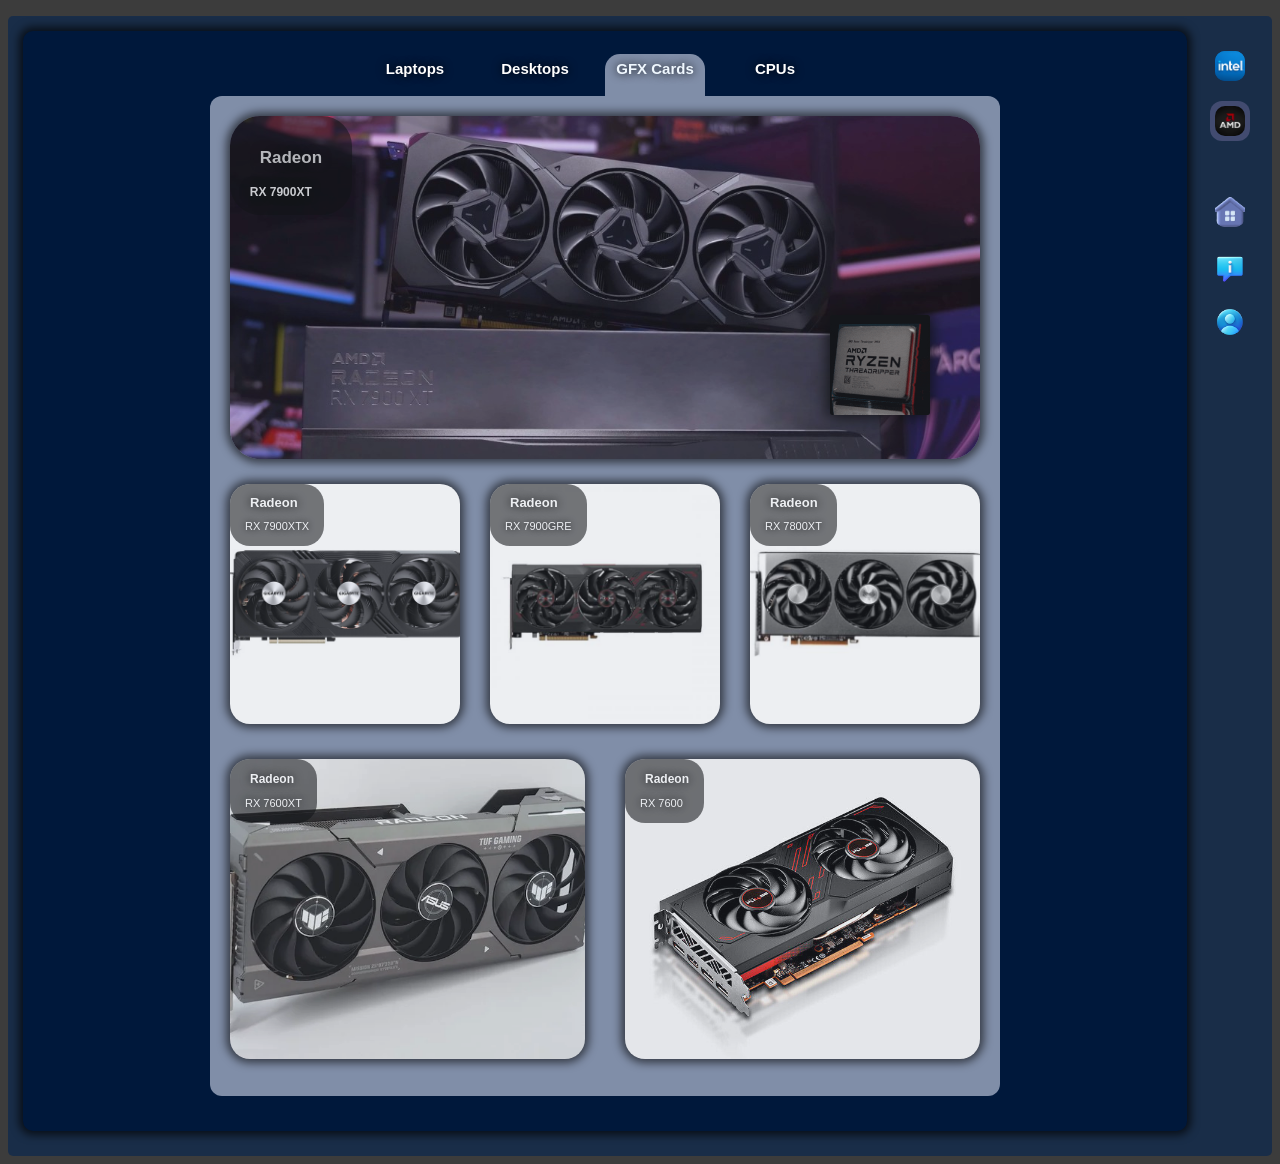
<file: CleverWhiteChicken_2/gfx-amd.html>
<!DOCTYPE html>
<html>

    <head>

        <title>AMD GFX Cards - RoG</title>
        <link rel="stylesheet" href="gfx-amd.css">
        <link rel="icon" href="Resources/93.png">

    </head>

    <body>
        <p></p>
        
        <div id="container" class="container">

            <div id="main" class="main">

                <div id="top" class="top">

                    <div id="lap" class="choice">
                        <p id="p"><b><a href="lap-amd.html">Laptops</a></b></p>
                    </div>

                    <div id="desk" class="choice">
                        <p id="p"><b><a href="desk-amd.html">Desktops</a></b></p>
                    </div>

                    <div id="gfx" class="choice">
                        <p id="p1"><b>GFX Cards</b></p>
                    </div>

                    <div id="cpu" class="choice">
                        <p id="p"><b><a href="cpu-amd.html">CPUs</a></b></p>
                    </div>

                </div>

                <div class="view" id="view">

                    <div id="up">

                        
                        <div class="h3">
                            <p id="h3">Radeon<br></p>
                            <p id="p3">
                                RX 7900XT
                            </p>
                        </div>

                        <div class="fl">
                            <div id="float">
                            </div>

                        </div>


                    </div>

                    <div class="low-main">

                        <div id="low1" class="low">

                            <div class="h2">
                                <p id="h2">Radeon<br></p>
                                <p id="p9">
                                    RX 7900XTX
                                </p>
                            </div>
    
                            <div class="fl">
                                <div id="float11">
                                </div>
    
                            </div>

                        </div>

                        <div id="low2" class="low">

                            <div class="h2">
                                <p id="h2">Radeon<br></p>
                                <p id="p9">
                                    RX 7900GRE
                                </p>
                            </div>
    
                            <div class="fl">
                                <div id="float12">
                                </div>
    
                            </div>

                        </div>

                        <div id="low3" class="low">

                            <div class="h2">
                                <p id="h2">Radeon<br></p>
                                <p id="p9">
                                    RX 7800XT
                                </p>
                            </div>
    
                            <div class="fl">
                                <div id="float13">
                                </div>
    
                            </div>

                        </div>
                
                    </div>

                    <div class="bottom">

                        <div class="bot" id="bot1">

                            <div class="h5">
                                <p id="h5">Radeon<br></p>
                                <p id="p11">
                                    RX 7600XT
                                </p>
                            </div>

                        </div>

                        <div class="bot" id="bot2">

                            <div class="h5">
                                <p id="h5">Radeon<br></p>
                                <p id="p11">
                                    RX 7600
                                </p>
                            </div>

                        </div>

                    </div>



                </div>

            </div>

            <div id="sub" class="sub">

                <div id="intel" class="choose">
                    <a href="gfx-intel.html" id="intel1">
                        <div id="intel1">
                        </div>
                    </a>
                </div>

                <div id="amd" class="choose">
                    <div id="amd1">
                    </div>
                </div><br><br>

                <div id="home" class="choose">
                    <a href="Home.html" id="home1">
                        <div id="home1">
                        </div>
                    </a>
                </div>

                <div id="about" class="choose">
                    <a href="about-us.html" id="about1">
                        <div id="about1">
                        </div>
                    </a>
                </div>

                <div id="contact" class="choose">
                    <a href="contact-us.html" id="contact1">
                        <div id="contact1">
                        </div>
                    </a>
                </div>

            </div>

            <div class="fix">


            </div>

            <div class="totop">


            </div>

            <div class="ad"></div>

        </div>

    </body>


</html>
</file>
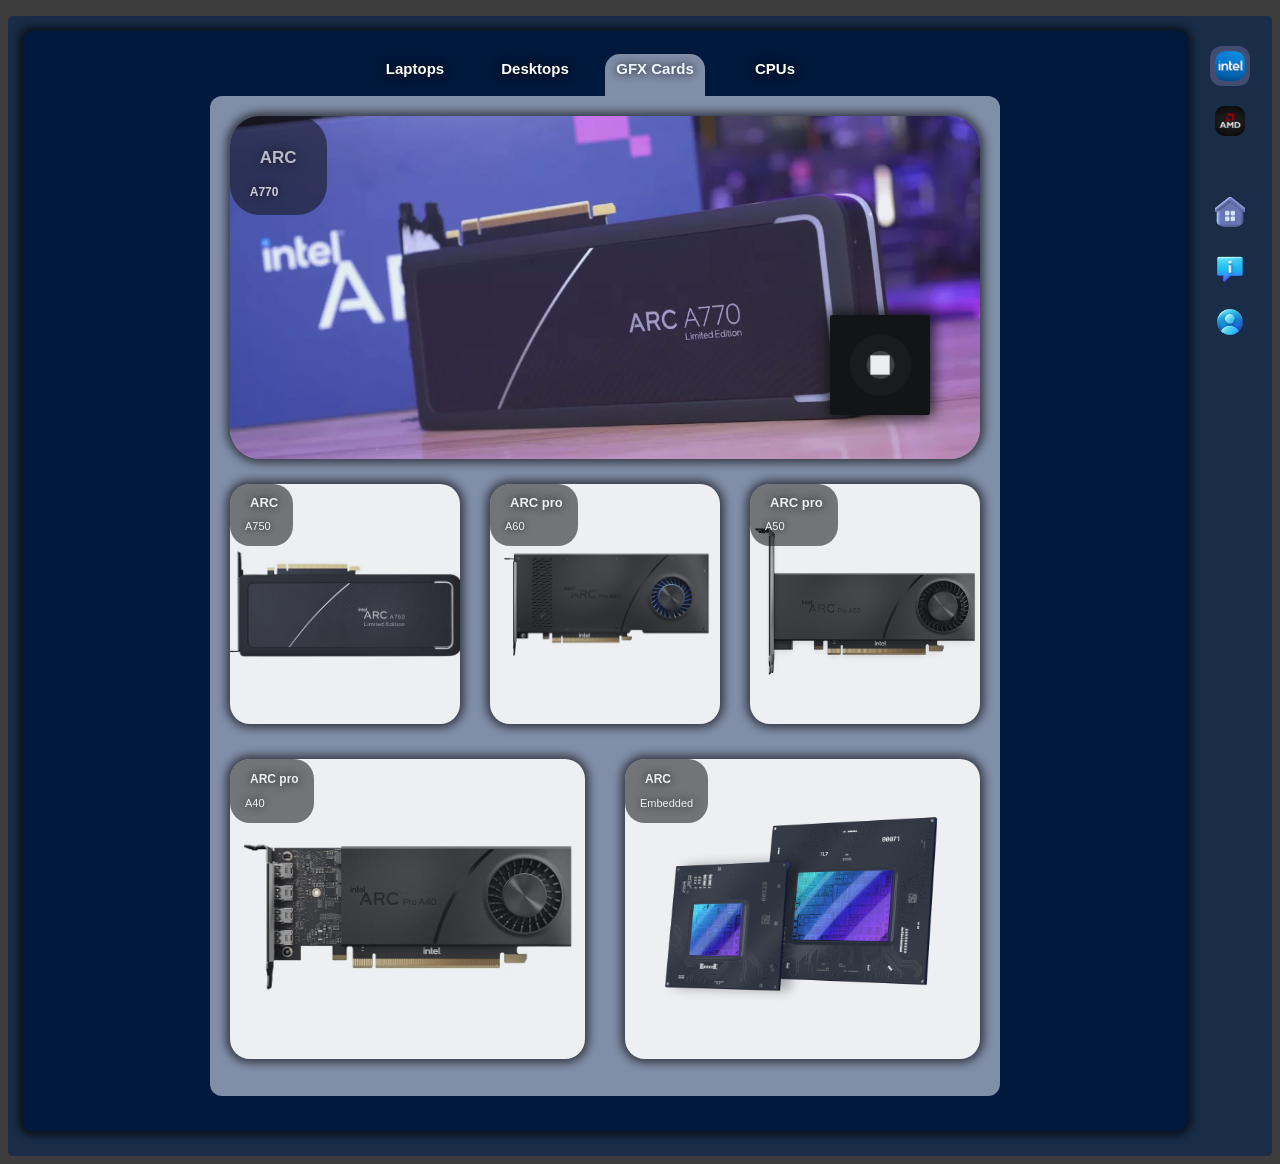
<file: CleverWhiteChicken_2/gfx-intel.html>
<!DOCTYPE html>
<html>

    <head>

        <title>Intel GFX Cards - RoG</title>
        <link rel="stylesheet" href="gfx-intel.css">
        <link rel="icon" href="Resources/93.png">

    </head>

    <body>
        <p></p>
        
        <div id="container" class="container">

            <div id="main" class="main">

                <div id="top" class="top">

                    <div id="lap" class="choice">
                        <p id="p"><b><a href="lap-intel.html">Laptops</a></b></p>
                    </div>

                    <div id="desk" class="choice">
                        <p id="p"><b><a href="desk-intel.html">Desktops</a></b></p>
                    </div>

                    <div id="gfx" class="choice">
                        <p id="p1"><b>GFX Cards</b></p>
                    </div>

                    <div id="cpu" class="choice">
                        <p id="p"><b><a href="cpu-intel.html">CPUs</a></b></p>
                    </div>

                </div>

                <div class="view" id="view">

                    <div id="up">

                        
                        <div class="h3">
                            <p id="h3">ARC<br></p>
                            <p id="p3">
                                A770
                            </p>
                        </div>

                        <div class="fl">
                            <div id="float">
                            </div>

                        </div>


                    </div>

                    <div class="low-main">

                        <div id="low1" class="low">

                            <div class="h2">
                                <p id="h2">ARC<br></p>
                                <p id="p9">
                                    A750
                                </p>
                            </div>
    
                            <div class="fl">
                                <div id="float11">
                                </div>
    
                            </div>

                        </div>

                        <div id="low2" class="low">

                            <div class="h2">
                                <p id="h2">ARC pro<br></p>
                                <p id="p9">
                                    A60
                                </p>
                            </div>
    
                            <div class="fl">
                                <div id="float12">
                                </div>
    
                            </div>

                        </div>

                        <div id="low3" class="low">

                            <div class="h2">
                                <p id="h2">ARC pro<br></p>
                                <p id="p9">
                                    A50
                                </p>
                            </div>
    
                            <div class="fl">
                                <div id="float13">
                                </div>
    
                            </div>

                        </div>
                
                    </div>

                    <div class="bottom">

                        <div class="bot" id="bot1">

                            <div class="h5">
                                <p id="h5">ARC pro<br></p>
                                <p id="p11">
                                    A40
                                </p>
                            </div>

                        </div>

                        <div class="bot" id="bot2">

                            <div class="h5">
                                <p id="h5">ARC<br></p>
                                <p id="p11">
                                    Embedded
                                </p>
                            </div>

                        </div>

                    </div>



                </div>

            </div>

            <div id="sub" class="sub">

                <div id="intel" class="choose">
                    <div id="intel1">
                    </div>
                </div>

                <div id="amd" class="choose">
                    <a href="gfx-amd.html" id="amd1">
                        <div id="amd1">
                        </div>
                    </a>
                </div><br><br>

                <div id="home" class="choose">
                    <a href="Home.html" id="home1">
                        <div id="home1">
                        </div>
                    </a>
                </div>

                <div id="about" class="choose">
                    <a href="about-us.html" id="about1">
                        <div id="about1">
                        </div>
                    </a>
                </div>

                <div id="contact" class="choose">
                    <a href="contact-us.html" id="contact1">
                        <div id="contact1">
                        </div>
                    </a>
                </div>

            </div>

            <div class="fix">


            </div>

            <div class="totop">


            </div>

            <div class="ad"></div>

        </div>

    </body>


</html>
</file>
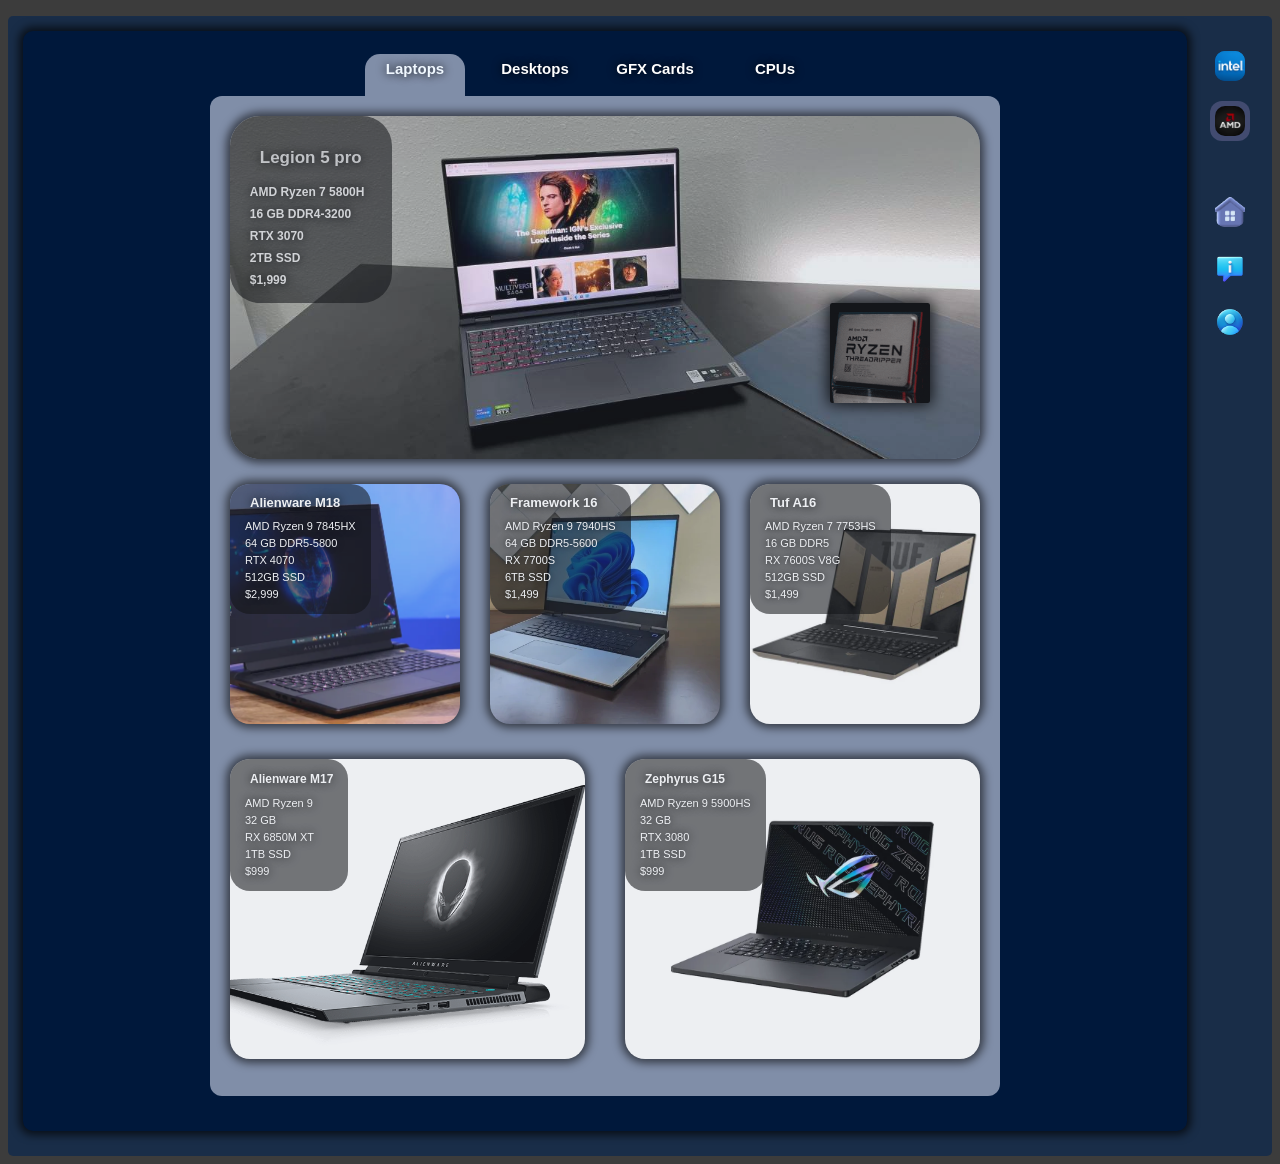
<file: CleverWhiteChicken_2/lap-amd.html>
<!DOCTYPE html>
<html>

    <head>

        <title>AMD Laptops - RoG</title>
        <link rel="stylesheet" href="lap-amd.css">
        <link rel="icon" href="Resources/90.png">

    </head>

    <body>
        <p></p>
        
        <div id="container" class="container">

            <div id="main" class="main">

                <div id="top" class="top">

                    <div id="lap" class="choice">
                        <p id="p1"><b>Laptops</b></p>
                    </div>

                    <div id="desk" class="choice">
                        <p id="p"><b><a href="desk-amd.html">Desktops</a></b></p>
                    </div>

                    <div id="gfx" class="choice">
                        <p id="p"><b><a href="gfx-amd.html">GFX Cards</a></b></p>
                    </div>

                    <div id="cpu" class="choice">
                        <p id="p"><b><a href="cpu-amd.html">CPUs</a></b></p>
                    </div>

                </div>

                <div class="view" id="view">

                    <div id="up">

                        
                        <div class="h3">
                            <p id="h3">Legion 5 pro<br></p>
                            <p id="p3">
                                AMD Ryzen 7 5800H<br>
                                16 GB DDR4-3200<br>
                                RTX 3070<br>
                                2TB SSD <br>
                                $1,999
                            </p>
                        </div>

                        <div class="fl">
                            <div id="float">
                            </div>

                        </div>


                    </div>

                    <div class="low-main">

                        <div id="low1" class="low">

                            <div class="h2">
                                <p id="h2">Alienware M18<br></p>
                                <p id="p9">
                                    AMD Ryzen 9 7845HX<br>
                                    64 GB DDR5-5800<br>
                                    RTX 4070<br>
                                    512GB SSD <br>
                                    $2,999
                                </p>
                            </div>
    
                            <div class="fl">
                                <div id="float11">
                                </div>
    
                            </div>

                        </div>

                        <div id="low2" class="low">

                            <div class="h2">
                                <p id="h2">Framework 16<br></p>
                                <p id="p9">
                                    AMD Ryzen 9 7940HS<br>
                                    64 GB DDR5-5600<br>
                                    RX 7700S<br>
                                    6TB SSD <br>
                                    $1,499
                                </p>
                            </div>
    
                            <div class="fl">
                                <div id="float12">
                                </div>
    
                            </div>

                        </div>

                        <div id="low3" class="low">

                            <div class="h2">
                                <p id="h2">Tuf A16<br></p>
                                <p id="p9">
                                    AMD Ryzen 7 7753HS<br>
                                    16 GB DDR5<br>
                                    RX 7600S V8G<br>
                                    512GB SSD <br>
                                    $1,499
                                </p>
                            </div>
    
                            <div class="fl">
                                <div id="float13">
                                </div>
    
                            </div>

                        </div>
                
                    </div>

                    <div class="bottom">

                        <div class="bot" id="bot1">

                            <div class="h5">
                                <p id="h5">Alienware M17<br></p>
                                <p id="p11">
                                    AMD Ryzen 9<br>
                                    32 GB<br>
                                    RX 6850M XT<br>
                                    1TB SSD <br>
                                    $999
                                </p>
                            </div>

                        </div>

                        <div class="bot" id="bot2">

                            <div class="h5">
                                <p id="h5">Zephyrus G15<br></p>
                                <p id="p11">
                                    AMD Ryzen 9 5900HS<br>
                                    32 GB<br>
                                    RTX 3080<br>
                                    1TB SSD <br>
                                    $999
                                </p>
                            </div>

                        </div>

                    </div>



                </div>

            </div>

            <div id="sub" class="sub">

                <div id="intel" class="choose">
                    <a href="lap-intel.html" id="intel1">
                        <div id="intel1">
                        </div>
                    </a>
                </div>

                <div id="amd" class="choose">
                    <div id="amd1">
                    </div>
                </div><br><br>

                <div id="home" class="choose">
                    <a href="Home.html" id="home1">
                        <div id="home1">
                        </div>
                    </a>
                </div>

                <div id="about" class="choose">
                    <a href="about-us.html" id="about1">
                        <div id="about1">
                        </div>
                    </a>
                </div>

                <div id="contact" class="choose">
                    <a href="contact-us.html" id="contact1">
                        <div id="contact1">
                        </div>
                    </a>
                </div>

            </div>

            <div class="fix">


            </div>

            <div class="totop">


            </div>

            <div class="ad"></div>

        </div>

    </body>


</html>
</file>
<file: Home.css>
html{ scroll-behavior: smooth; }

body{

    background-color: #3c3c3c;

    .container{
        position: relative;
        background-color: rgb(0, 36, 82);
        border-radius: 5px;
        display: flex;
        height: 1660px;
        margin: 10px;
        margin-bottom: 20px;
        box-sizing: border-box;
        transition: 0.5s;
        cursor: default;
        flex-direction: column;
        box-shadow: 0px 0px 8px 4px rgba(0, 0, 0, 0.664);
    }

    .container a{
        text-decoration: none;
        cursor: default;
    }

    .container:hover{
        background-color: rgb(0, 25, 71);
        border-radius: 0px;
        transition: 0.5s;
        display: flex;
        transform: scale(1.01);
        cursor: default;

    }

    .up{
        border-radius: 10px;
        display: flex;
        height: 200px;
        margin-top: 30px;
        margin-left: 25px;
        margin-right: 25px;
        margin-bottom: 25px;


        flex-direction: row;
        overflow: hidden;
        align-items: center;
        transition: 0.5s;
        background-color: rgb(0, 24, 59);
        box-shadow: 0px 0px 8px 4px rgba(0, 0, 0, 0.664);
    }


    .img{
        background-image: url(res/me.jpg);
        background-position: center;
        background-size: contain;
        opacity: 0.5;
        width: 120px;
        height: 120px;
        border-radius: 10px;
        margin-left: 60px;
    }

    .name{
        margin: 80px;
        font-size: 50px;
        color: white;
        font-family: 'Segoe UI', Tahoma, Geneva, Verdana, sans-serif;
        font-weight: 700;
    }

    .prj{
        display: flex;
        flex-direction: row;
    }

    .h{
        margin: 60px;
        font-size: x-large;
        color: white;
        font-family: 'Segoe UI', Tahoma, Geneva, Verdana, sans-serif;
        font-weight: 600;
    }

    .p{
        margin: 60px;
        font-size: large;
        color: white;
        font-family: 'Segoe UI', Tahoma, Geneva, Verdana, sans-serif;
        font-weight: 400;
        line-height: 33px;
    }

    .p1{
        margin-top: 200px;
        margin-left: 10px;
        font-size: 15px;
        color: rgba(228, 230, 235, 0.877);
        font-family: 'Segoe UI', Tahoma, Geneva, Verdana, sans-serif;
        font-weight: 600;
        line-height: 20px;
        text-shadow: 0px 0px 5px rgb(41, 39, 39);
    }

    .i{

        line-height: 24px;
        font-size: 15px;
        color: rgba(228, 230, 235, 0.877);
        font-family: 'Segoe UI', Tahoma, Geneva, Verdana, sans-serif;
        text-shadow: 0px 0px 5px rgb(41, 39, 39);
    }

    .main{
        border-radius: 10px;
        display: flex;
        margin-top: 0px;
        margin-left: 25px;
        margin-right: 25px;
        margin-bottom: 25px;


        flex-direction: column;
        overflow: hidden;
        align-items: center;
        transition: 0.5s;
        background-color: rgb(0, 24, 59);
        box-shadow: 0px 0px 8px 4px rgba(0, 0, 0, 0.664);
    }

    .main:hover{
        background-color: rgb(1, 17, 37);
        box-shadow: 0px 0px 8px 4px rgba(0, 0, 0, 0.856);
    }

    .up:hover{
        background-color: rgb(1, 17, 37);
        box-shadow: 0px 0px 8px 4px rgba(0, 0, 0, 0.856);
    }


    .d{

        border-radius: 20px;
        width: 155px;
        height: 150px;
        margin: 0px 30px 106px 30px;
        background-color: rgba(230, 231, 235, 0.075);
        transition: 0.3s;
        display: flex;
        flex-direction: column;
    }


    .j{

        border-radius: 20px;
        width: 90px;
        height: 90px;
        margin: 0px 30px 40px 30px;
        background-color: rgba(230, 231, 235, 0.075);
        transition: 0.3s;
        display: flex;
        flex-direction: row;
        opacity: 0.6;
    }

    .j:hover{
        transform: scale(1.05);
        background-color: rgba(55, 90, 165, 0.548);
        opacity: 1;
    }


    .e{
        width: 160px;
        height: 200px;
        margin: 0px 20px 60px 20px;
        background-color: rgba(250, 235, 215, 0);
        transition: 0.3s;
        display: flex;
        flex-direction: column;
        padding: 8px;
        
    }

    .e:hover{
        background-color: rgba(255, 255, 255, 0.027);
        transform: scale(1.02);

    }

    .info{
        display: flex;
        flex-direction: row;
    }



    .a{
        background-image: url(res/taco.webp);
        background-position: center;
        background-size: cover;
    }

    .b{
        background-image: url(res/80.png);
        background-position: center;
        background-size: cover;
    }

    .c{
        background-image: url(res/34.png);
        background-position: center;
        background-size: cover;
    }

    .f{
        background-image: url(res/port.webp);
        background-position: center;
        background-size: cover;
    }




    .z{
        background-image: url(res/face.png);
        background-position: center;
        background-size: cover;
    }

    .y{
        background-image: url(res/x.png);
        background-position: center;
        background-size: cover;
    }

    .x{
        background-image: url(res/dis.png);
        background-position: center;
        background-size: cover;
    }

    .v{
        background-image: url(res/dev.jpg);
        background-position: center;
        background-size: cover;
    }

    .w{
        background-image: url(res/red.png);
        background-position: center;
        background-size: cover;
    }



    


    .d:hover{
        transform: scale(1.05);
        background-color: rgba(55, 90, 165, 0.548);
    }



    .ico{
        display: flex;
        flex-direction: row;
    }


    .foot{
        font-family: 'Segoe UI', Tahoma, Geneva, Verdana, sans-serif;
        font-size: small;
        color: rgba(240, 248, 255, 0.144);
    }
    


}
</file>
<file: CleverWhiteChicken_2/Home.css>
html{ scroll-behavior: smooth; }

body{

    background-color: #3c3c3c;

    a{
        cursor: default;
    }

    .container{
        position: relative;
        background-color: rgb(0, 36, 82);
        border-radius: 5px;
        display: flex;
        height: 1565px;
        margin: 10px;
        margin-bottom: 20px;
        box-sizing: border-box;
        transition: 0.5s;
        cursor: default;
        flex-direction: column;
    }

    .container a{
        text-decoration: none;
    }

    .container a:hover{
        cursor: default;
    }

    .container:hover{
        background-color: rgb(0, 25, 71);
        border-radius: 0px;
        transition: 0.5s;
        display: flex;
        transform: scale(1.01);
        cursor: default;

    }

    .main{
        border-radius: 10px;
        display: flex;
        height: 1300px;
        margin-top: 0px;
        margin-left: 25px;
        margin-right: 25px;
        margin-bottom: 25px;
        flex-grow: 1;
        box-sizing: border-box;
        flex: 1;
        flex-direction: column;
        overflow: hidden;
        align-items: center;
        transition: 0.5s;
        background-color: rgb(0, 24, 59);
        box-shadow: 0px 0px 8px 4px rgba(0, 0, 0, 0.664);
    }

    .main:hover{
        background-color: rgb(1, 17, 37);
        box-shadow: 0px 0px 8px 4px rgba(0, 0, 0, 0.856);
    }

    .top{
        background-image: url(Resources/97.jpg);
        background-position: center;
        background-repeat: no-repeat;
        background-size: cover;
        width: 900px;
        height: 500px;
        opacity: 1;
        transition: 0.5s;
        display: flex;
        flex-direction: column;
    }

    .mid{
        background-image: url(Resources/8.jpg);
        background-position: center;
        background-repeat: no-repeat;
        background-size: cover;
        width: 900px;
        margin-top: 2px;
        height: 500px;
        opacity: 0.7;
        transition: 0.5s;
        display: flex;
        flex-direction: column;

    }

    .low{
        background-image: url(Resources/777.jpg);
        background-position: center;
        background-repeat: no-repeat;
        background-size: cover;
        width: 900px;
        height: 500px;
        margin-top: 2px;
        opacity: 0.7;
        transition: 0.5s;
        display: flex;
        flex-direction: column;

    }

    #in{
        width: 900px;
        height: 500px;
        margin-top: 2px;
        opacity: 0.8;
        transition: 0.5s;
        cursor: default;
    }

    #in:hover{
        opacity: 1;

    }

    #shop{
        transition: 0.5s;
    }
    
    #shop1{
        transition: 0.5s;
    }

    #shop2{
        transition: 0.5s;
    }

    .shop{
        position: fixed;
        width: 64px;
        height: 64px;
        background-color: rgb(0, 86, 126);
        align-self: start;
        z-index: 100;
        display: flex;
        top: auto;
        margin-top: 600px;
        margin-left: 90%;
        box-shadow: 0px 0px 15px 2px black;
        border-radius: 20px;
        transition: 0.3s;
        opacity: 0.87;
    }

    .shop:hover{
        transform: scale(1.03);
        opacity: 1;
        background-color: rgb(1, 95, 138);
        box-shadow: 0px 0px 70px 3px black;
    }

    #shop{
        width: 60px;
    }

    .shop1{
        position: fixed;
        width: 64px;
        height: 64px;
        background-color: rgb(0, 86, 126);
        align-self: start;
        z-index: 100;
        display: flex;
        top: auto;
        margin-top: 700px;
        margin-left: 90%;
        box-shadow: 0px 0px 15px 2px black;
        border-radius: 20px;
        transition: 0.3s;
        opacity: 0.87;
    }

    .shop1:hover{
        transform: scale(1.03);
        opacity: 1;
        background-color: rgb(1, 95, 138);
        box-shadow: 0px 0px 70px 3px black;
    }

    #shop1{
        width: 55px;
        align-self: center;
        margin-top: 4px;
        margin-left: 4px;

    }

    .shop2{
        position: fixed;
        width: 64px;
        height: 64px;
        background-color: rgb(0, 86, 126);
        align-self: start;
        z-index: 100;
        display: flex;
        top: auto;
        margin-top: 800px;
        margin-left: 90%;
        box-shadow: 0px 0px 15px 2px black;
        border-radius: 20px;
        transition: 0.3s;
        opacity: 0.87;
    }

    .shop2:hover{
        transform: scale(1.03);
        opacity: 1;
        background-color: rgb(1, 95, 138);
        box-shadow: 0px 0px 70px 3px black;
    }

    #shop2{
        width: 60px;
        align-self: center;
        margin-left: 1px;
        margin-top: 2px;
    }

    .head{
        align-self: center;
        justify-self: center;
        align-items: center;
        justify-content: center;
        height: 25px;
        width: 100px;
        background-color: rgb(1, 17, 37);
        margin-bottom: 0px;
        margin-top: 9px;
        border-radius: 9px 9px 0px 0px;
        box-shadow: 0px 0px 8px 1px rgb(20, 20, 20);
    }
    

    #float1{
        position: inherit;
        width: 280px;
        height: 160px;
        background-image: url(Resources/22.gif);
        background-repeat: no-repeat;
        background-size: cover;
        background-position: center;
        z-index: 100;
        margin-top: 0px;
        box-shadow: 0px 0px 15px 2px black;
        margin-left: 550px;
        border-radius: 2px;
        transition: 0.3s;
        opacity: 1;
        display: flex;
    }

    #h1{
        font-family:Arial;
        font-size: 26px;
        font-weight: 550;
        line-height: 50px;
        margin-top:40px;
        margin-left: 40px;
        margin-right: 40px;
        margin-bottom:0px;
        text-shadow: 0px 0px 10px rgb(0, 0, 0);
        transition: 0.29s ease-in-out;  
        color: rgba(255, 255, 255, 0.74); 

    }

    #p{
        font-family:Arial;
        font-size: 22px;
        font-weight: 550;
        line-height: 40px;
        margin-top:10px;
        margin-left: 35px;
        margin-right: 35;
        margin-bottom:0px;
        text-shadow: 0px 0px 10px rgb(0, 0, 0);
        transition: 0.29s ease-in-out;  
        color: rgba(255, 255, 255, 0.836); 
    }

    #float2{
        position: inherit;
        width: 280px;
        height: 160px;
        background-image: url(Resources/41.gif);
        background-repeat: no-repeat;
        background-size: cover;
        background-position: center;        z-index: 100;
        margin-top: 0px;
        box-shadow: 0px 0px 15px 2px black;
        margin-left: 550px;
        border-radius: 2px;
        transition: 0.3s;
        opacity: 1;
    }

    #float3{
        position: inherit;
        width: 280px;
        height: 160px;
        background-image: url(Resources/6.gif);
        background-repeat: no-repeat;
        background-size: cover;
        background-position: center;        
        z-index: 100;
        margin-top: 0px;
        box-shadow: 0px 0px 15px 2px black;
        margin-left: 550px;
        border-radius: 2px;
        transition: 0.3s;
        opacity: 1;
    }

    #p1{
        margin-top: 4px;
        margin-left: 28px;
        font-family:Arial;
        font-size: 16px;
        font-weight: 550;
        text-shadow: 0px 0px 5px rgb(0, 0, 0);
        color: rgba(206, 205, 205, 0.877);
    }


}
</file>
<file: CleverWhiteChicken_3/home.css>
html{
    scroll-behavior: smooth;
}

a{
    cursor: default;
    text-decoration: none;
    color: rgba(216, 216, 216, 0.801);
    font-family: 'Segoe UI', Tahoma, Geneva, Verdana, sans-serif;
    font-size: 14px;
}

body{

    background-color: #3c3c3c;
    align-content: center;
    justify-content: center;
    position: relative;
    display: flex;
    flex-direction: row;
    cursor: default;

    

    
    .main{
        background-color: rgb(0,104,181);
        width: 100%;
        height: 100vh;
        position: relative;
        display: flex;
        border-radius: 1px;
        margin: 0px;
        overflow: hidden;
        flex-direction: row;
        box-shadow: 0px 0px 7px rgb(0, 0, 0);
        transition: 0.4s;
    }
    


    .left{
        background-color: rgb(6, 56, 96);
        width: 300px;
        height: 100vh;
        position: relative;
        display: flex;
        flex-direction: column;

        

        

        
                    
    }
    .leftbot{
        background-image: linear-gradient(rgb(4, 47, 81), rgb(0, 43, 77) );
        width: 300px;
        height: 34.1vh;
        box-shadow: 1px 3px 9px rgba(0, 0, 0, 0.377);
    }

    .leftce{
        background-image: linear-gradient(rgb(3, 54, 94), rgb(4, 58, 99));
        width: 300px;
        height: 100vh;
        box-shadow: 1px 3px 9px rgba(0, 0, 0, 0.377);
        flex-direction: column;
        display: flex;
        overflow: hidden;

    }


    .imgd{
        background-color: rgb(0,104,181);
        width: 300px;
        height: 100px;
        flex-direction: row;
        display: flex;
        overflow: hidden;
        
    }

    .p1{
        color: rgb(236, 236, 236);
        margin-top: 40px;
        margin-left: 10px;
        font-size: 14px;
        font-weight: 500;
        font-family:'Segoe UI', Tahoma, Geneva, Verdana, sans-serif;
    }


    .main:hover{
        box-shadow: 0px 0px 20px rgb(0, 0, 0);
    }

    .center{
        background-color: rgb(0, 62, 108);
        width: 100%;
        height: 100vh;
    }

    .cenup{
        background-color: rgb(0, 62, 108);
        width: 100%;
        height: 74.6vh;
        display: flex;
        flex-direction: column;
        overflow: hidden;
        
    }

    .cenbot{
        background-color: rgb(0, 46, 83);
        width: 100%;
        height: 30vh;
        justify-content: end;
        display: flex;
        overflow: hidden;
    }

    .dec{
        background-color: rgb(0, 79, 123);
        width: 100px;
        height: 100px;
        margin-top: 74.6vh;
        box-shadow: 1px 3px 9px rgba(0, 0, 0, 0.377);

    }

    .dec2{
        background-color: rgb(113, 116, 124);
        width: 30px;
        height: 30px;
        margin-top: 100px;
        box-shadow: 1px 3px 9px rgba(0, 0, 0, 0.377);

    }

    .declast{
        background-color: rgb(0, 46, 83);
        width: 25%;
        height: 100vh;
        display: flex;
    }

    .but{
        align-items: center;
        background-color: rgba(5, 113, 201, 0);
        width: 100%;
        height: 50px;
        display: flex;
        margin-top: 2px;
        transition: 0.3s;
    }

    .but a{
        align-items: center;
        background-color: rgba(5, 113, 201, 0);
        width: 100%;
        height: 50px;
        display: flex;
        margin-top: 2px;
        transition: 0.3s;
    }

    .but:hover{
        background-color: rgba(194, 194, 194, 0.274);
    }

    .but:active{
        background-color: rgba(194, 194, 194, 0.644);
    }

    .point{
        background-color: rgba(0, 174, 269, 0);
        width: 18px;
        height: 4px;
        border-radius: 0px;
        margin: 0px 8px 0px 8px;
    }

    #aa{
        background-color: rgb(0, 174, 269);
        width: 15px;
        height: 3px;
        border-radius: 0px;
        margin: 0px 8px 0px 8px;
    }

    #a{
        margin-top: 100px;
        
    }

    

    .a{
        font-size: x-large;
        color: rgb(255, 255, 255);
        font-family: 'Segoe UI', Tahoma, Geneva, Verdana, sans-serif;

    }
    
    

    .front{
        background-image: url(src/121.webp);
        background-size: cover;
        background-position: center;
        display: flex;
        width: 96%;
        height: 83%;
        border-radius: 3px;
        margin: 0px 8px 0px 8px;
        flex-direction: column;
    }
    
    

    .h11{
        font-size: x-large;
        margin: 20px 20px 10px 20px;
        color: rgb(255, 255, 255);
        font-family: 'Segoe UI', Tahoma, Geneva, Verdana, sans-serif;
    }

    .h1{
        font-size: medium;
        margin: 10px 10px 10px 10px;
        color: rgb(255, 255, 255);
        font-family: 'Segoe UI', Tahoma, Geneva, Verdana, sans-serif;
    }

    .info{
        margin: 10px 0px 0px 10px;
        position: relative;
        display: inline-block;
        width: fit-content;
        background-color: rgba(82, 82, 82, 0.685);
        border-radius: 5px;
    }
    
    .aaa{
        margin: 40px 0px 20px 40px;
        font-size: large;
        color: rgb(255, 255, 255);
        font-family: 'Segoe UI', Tahoma, Geneva, Verdana, sans-serif;
    }

    .mes{
        margin: 40px 0px 0px 100px;
        position: relative;
        display: inline-block;
        width: fit-content;
        opacity: 0.5;
        background-color: rgba(82, 82, 82, 0.219);
        border-radius: 5px;
    }

    .botmain{
        justify-content: center;
        margin: 100px 10% 20% auto;
        position: relative;
        display: flex;
        width: fit-content;
        background-color: rgba(82, 82, 82, 0);
        border-radius: 5px;
        flex-direction: row;
    }

    .bot1{
        margin: 00px 20px 0px 20px;
        position: relative;
        display: flex;
        width: 70px;
        opacity: 0.5;
        background-image: url(src/face.png);
        background-position: center;
        background-size: cover;
        border-radius: 5px;

    }

    .bot2{
        margin: 00px 20px 0px 20px;
        position: relative;
        display: flex;
        width: 70px;
        opacity: 0.5;
        background-image: url(src/x.png);
        background-position: center;
        background-size: cover;
        border-radius: 5px;

    }

    .bot3{
        margin: 00px 20px 0px 20px;
        position: relative;
        display: flex;
        width: 70px;
        opacity: 0.5;
        background-image: url(src/dis.png);
        background-position: center;
        background-size: cover;
        border-radius: 5px;

    }

    .bot4{
        margin: 00px 20px 0px 20px;
        position: relative;
        display: flex;
        width: 70px;
        opacity: 0.5;
        background-image: url(src/red.png);
        background-position: center;
        background-size: cover;
        border-radius: 5px;

    }

    .bot5{
        margin: 00px 20px 0px 20px;
        position: relative;
        display: flex;
        width: 70px;
        opacity: 0.5;
        background-image: url(src/you.png);
        background-position: center;
        background-size: cover;
        border-radius: 5px;

    }


    #bo:hover{
        transform: scale(1.07);
        opacity: 1;
    }

    #bo{
        transition: 0.2s;
        height: 70px;
        border-radius: 15px;
    }




















    .img{
        width: 100px;
        height: 100px;
    }


    .sub{
        background-color: rgba(255, 255, 255, 0);
        width: 50px;
        height: 100vh;
        margin-left: 8px;
        display: flex;
        flex-direction: column;

    }

    #intel{
        background-image: url(src/34.png);
        background-position: center;
        background-size: cover;
        transition: 0.23s;
        box-shadow: 0px 0px 7px rgba(0, 0, 0, 0.568);

    }

    #about{
        background-image: url(src/94.png);
        background-position: center;
        background-size: cover;
        transition: 0.23s;
        box-shadow: 0px 0px 7px rgba(0, 0, 0, 0.568);

    }

    #direct{
        background-image: url(src/dev.jpg);
        background-position: center;
        background-size: cover;
        transition: 0.23s;
        box-shadow: 0px 0px 7px rgba(0, 0, 0, 0.568);

    }

    #intel:hover{
        background-image: url(src/34.png);
        background-position: center;
        background-size: cover;
        transform: scale(1.13);

    }

    #about:hover{
        background-position: center;
        background-size: cover;
        transform: scale(1.13);

    }

    #direct:hover{
        background-position: center;
        background-size: cover;
        transform: scale(1.13);

    }


    .subs{
        background-color: rgba(0, 0, 0, 0);
        border-radius: 8px;
        height: 37px;
        margin: 23px 5px 0px 5px;
    }

    .subs a{
        background-color: rgba(0, 0, 0, 0);
        border-radius: 8px;
        width: 37px;
        height: 37px;
        margin: 23px 5px 0px 5px;
    }

    #hr{
        width: 32px;
        height: 0px;
        opacity: 0.4;
    }

    #hr2{
        width: 100%;
        height: 0px;
        opacity: 0.4;
    }

    .fixed{
        position: fixed;
        align-self: flex-end;
        margin: 0px 0px 8px 0px;
        background-color: rgba(0, 0, 0, 0.103);
        border-radius: 3px;
        font-family: 'Segoe UI', Tahoma, Geneva, Verdana, sans-serif;
        font-size: smaller;
        color: rgba(255, 255, 255, 0.123);
        font-weight: bold;
    }





























}
</file>
<file: CleverWhiteChicken/EaTaco/Home.css>
html{ scroll-behavior: smooth; }

body{

    margin-top: 3px;

    .container {
        display: flex;
        align-items: center;
        height: 155px;
        border-radius: 20px;
        transition: 0.4s ease-in-out;
        transform: translate(0%, 0%);
        box-shadow: 10px 10px 5px rgb(100, 100, 100);
        background-image: url(Resources/top-2.png);
        background-position: center;
        background-repeat: no-repeat;
        background-size: cover;
        opacity: 0.9;
        
    }

    .container a{
        cursor: default;
        color: rgb(0, 0, 0);
        text-decoration: none;

    }

    #fix{
        position: fixed;
        bottom: 20px;
        right: 30px;
        width: 180px;
        z-index: 1000;
        border-radius: 10px;
    }

    #goup{
        bottom: 0px;
        right: 42%;
        width: 30px;
        margin-left: 13px;
        margin-top: 7px;
        z-index: 1000; 
        cursor: default;
    }

    #goup-div a:hover{
        cursor: default;
    }

    #goup-div:hover{
        transform: scale(1.1);
    }    

    #goup-div{
        position: fixed;
        bottom: 0px;
        right: 46%;
        width: 60px;
        height: 40px;
        box-shadow: 0px 0px 10px 2px black;
        transition: 0.3s ease-in-out;
        border-radius: 20px 20px 0px 0px;
        background-color: rgb(204, 204, 204);
        z-index: 10000;
        cursor: default;
    }

    .container:hover {
        transform: scale(1.04);
        border-radius: 0px;
        opacity: 1;
        background-image: url(Resources/top-1.png);
        
    }


    #gif {
        transition: 0.3s ease-in-out;
    }

    #gif:hover {
        transform: scale(1.35);
    }

    .box {
        display: inline-block;
        border-radius: 20px;
        width: 150px;
        height: 100px;
        background-color: rgba(245, 222, 179, 0);
        margin-right: 0px;
        font-size: 16px;
        padding: 10px;
        transition: 0.4s ease-in-out;
        transform: translate(40%, 0%);
    }

    .table{
        
        font-family: Arial, Helvetica, sans-serif;
        font-size: 15px;
        font-weight: 500;
        display: flex;
        justify-content: center;
        align-items: center;
        background-color: rgba(0, 0, 0, 0);
        width: 300px;
        height: 40px;
        translate: 0% 60%;
        transition: 0.6s ease;
        margin: auto;
    }

    table:hover{
        transition: 0.24s ease-in-out;
        width: 290px;
        cursor: default;
        background-color: #ffffffdc;
    }
    
    table {
        border-radius: 8px;
        position: relative;
        transition: 0.24s ease-in-out;
        border-collapse: collapse;
        width: 275px;
        height: 20px;
        z-index: 100;
        background-color: #ffffffc9;
    }


    th, td{
        border-radius: 6px;
        text-align: center;
        z-index: 100;
        transition: 0.6s ease;
    }

    td:hover{
        transition: 0.6s ease;
        
    }

    .hide{
        display: none;
        transition: 0.6s ease;
    }

    .hide:hover{
        display: none;
        background-color: rgba(235, 188, 59, 0.856);
        transition: 0.6s ease;
    }



    #ad {
        position: relative;
        width: 235px;
        transition: 0.2s ease-in-out;
        translate: -25% -7%;
        opacity: 0.9;
        z-index: 100;

    }

    #ad:hover{
        opacity: 1;
    }

    .container-2 a{
        cursor: default;
    }

    .container-2{
        margin-top: 15px;
        margin-left: 10px;
        margin-right: 10px;
        display: flex;
        align-items: flex-start;
        justify-content: center;    
        height: 7515px;
        border-radius: 15px;
        transition: 0.4s ease-in-out;
        transform: translate(0%, 0%);
        box-shadow: 10px 10px 5px rgb(100, 100, 100);
        background-image: url(Resources/back-1.png);
        background-position: center;
        background-repeat: no-repeat;
        background-size: cover;
        opacity: 0.9;
    }

    .container-2:hover {
        transform: scale(1.001);
        border-radius: 8px;
        opacity: 1;
        cursor: default;
        background-image: url(Resources/back-2.png);
        
        
    }

    .container-3{
        margin-top: 15px;
        margin-left: 10px;
        margin-right: 10px;
        display: flex;
        align-items: center;  
        height: 90px;
        width: 900px;
        border-radius: 15px;
        transition: 0.3s ease-in-out;
        transform: translate(0%, 0%);        
        background-color: rgba(255, 255, 255, 0.363);
        opacity: 0.9;
        position: relative;
        box-shadow: 1px 1px 15px 5px rgb(73, 73, 73);
    }

    .container-3:hover {
        transform: scale(1.016);
        border-radius: 7px;
        opacity: 1;
        background-color: rgba(255, 255, 255, 0.692);
        
        
    }

    .sub{
        font-size: 0;
        background-color: rgba(255, 255, 255, 0);
        width: 70px;
        height: 70px;
        margin: 74px;
        border-radius: 10px;
        transition: 0.25s ease-in-out; 
        display: flex;
        
    }

    .sub a {
        position: center;
        top: 0;
        left: 0;
        width: 100%;
        height: 100%;
        text-decoration: none;
        color: inherit;
        background-color: rgba(0, 0, 0, 0);
        z-index: 1;
        cursor: default;
      }

    .sub:hover{
        font-size: 0;
        transform: scale(1.25);
        box-shadow: none;
        background-color: rgba(255, 255, 255, 0);
        
    }

    #home{
        box-shadow: 1px 1px 15px 5px rgb(20, 20, 20);
        background-image: url(Resources/cart.png);
        background-position: center;
        background-repeat: no-repeat;
        background-size: contain;
        background-color: rgba(255, 255, 255, 0.295);
    }

    #home:hover{
        transform: scale(1);
        box-shadow: 1px 1px 30px 5px rgb(100, 100, 100);
    }

    #store-hours{
        background-image: url(Resources/hours.webp);
        background-position: center;
        background-repeat: no-repeat;
        background-size: contain;
    }

    #reward{
        background-image: url(Resources/reward.png);
        background-position: center;
        background-repeat: no-repeat;
        background-size: contain;
    }

    #contact-us{
        background-image: url(Resources/contact.png);
        background-position: center;
        background-repeat: no-repeat;
        background-size: contain;
    }

    .main{
        width: 885px;
        height: 7360px;
        background-color: aliceblue;
        margin-top: 130px;
        position: fixed;
        transition: 0.25s ease-in-out; 
        border-radius: 15px;
        opacity: 0.8;
    }

    .main:hover{
        border-radius: 4px;
        transform: scale(1.0045);
        opacity: 0.95;
        
    }

    #h1{
        font-family:Arial;
        font-size: 80px;
        margin-top:60px;
        margin-left:60px;
        margin-right:60px;
        margin-bottom:0px;
        text-shadow: 5px 5px 5px rgb(58, 58, 58);
        transition: 0.29s ease-in-out;  
        color: rgb(20, 20, 20); 

    }

    #h1:hover{
        text-shadow: 9px 9px 9px rgb(17, 17, 17);
        color: rgb(0, 0, 0); 
        transform: scale(1.1);
        margin-left: 75px;


    }

    #p{
        margin-top: 0px;
        margin-left: 120px;
        font-family:Arial;
        transition: 0.4s;
        text-shadow: 3px 3px 3px rgb(58, 58, 58);
    }

    #p:hover{
        transform: scale(1.11);
        margin-left: 150px;
        
        
    }

    #p1{
        margin-top: 30px;
        margin-left: 70px;
        margin-right: 70px;
        font-family: Arial, Helvetica, sans-serif;
        text-shadow: 2px 2px 2px rgb(139, 139, 139);
    }

    .p2{
        font-size: 30px;
    }

    #p3{
        margin-top: 30px;
        margin-left: 70px;
        margin-right: 70px;
        font-family: Arial, Helvetica, sans-serif;
        text-shadow: 2px 2px 2px rgb(139, 139, 139);
        font-size: 22px;
        line-height: 39px;
    }

    #p4{
        margin-left: 100px;
        margin-right: 70px;
        font-family: Arial, Helvetica, sans-serif;
        text-shadow: 2px 2px 2px rgb(139, 139, 139);
        font-size: 20px;
        line-height: 30px;
    }

    #last{
        background-color: rgb(34, 34, 34);
        height: 40px;
        margin: 0px;
    }

    #p5{
        color: rgb(107, 106, 106);
        margin-top: 0px;
        text-align: center;
        padding-top: 12px;
        font-size: 12px;
    }

    #bottom{
        width: 885px;
        height: 570px;
        background-image: url(Resources/pic9.jpg);
        background-size: cover;
        backface-visibility: 0.5;
        transition: 1s ease-in-out;  

    }

    #p6{
        margin-left: 70px;
        font-family: Arial, Helvetica, sans-serif;
        color: rgb(168, 168, 168);
        text-shadow: 2px 2px 2px rgb(139, 139, 139);
        font-size: 22px;
        line-height: 15px;
        transition: 0.3s ease-in-out; 
        display: inline-block;
    }

    #p6:hover{
        transform: scale(1.3);
        
    }

    #p6 a {
        text-decoration: none;
    }

}
</file>
<file: CleverWhiteChicken_2/about-us.css>
html{ scroll-behavior: smooth; }

body{
    
    background-color: #3c3c3c;

    .container{
        background-color: rgba(0, 35, 82, 0.575);
        border-radius: 5px;
        display: flex;
        height: 896px;
        overflow: hidden;
        box-sizing: border-box;
        transition: 0.5s;

    }

    .container a{
        color: white;
        cursor: default;
        text-decoration: none;

    }
    
    .container a:hover {
        color: white;
    }

    .container:hover{
        background-color: rgb(0, 25, 71);
    }

    .main{
        border-radius: 10px;
        display: flex;
        height: 860px;
        width: 0vw;
        margin-top: 15px;
        margin-left: 15px;
        margin-right: 15px;
        flex-grow: 1;
        box-sizing: border-box;
        flex: 1;
        flex-direction: column;
        overflow: hidden;
        align-items: center;
        transition: 0.5s;
        background-color: rgb(0, 24, 59);
        box-shadow: 0px 0px 8px 4px rgba(0, 0, 0, 0.664);

    }

    .main:hover{
        background-color: rgb(1, 31, 71);
        box-shadow: 0px 0px 7px 5px rgba(0, 0, 0, 0.856);
    }

    .top{
        background-color: rgba(0, 0, 0, 0);
        border-radius: 10px;
        display: flex;
        height: 55px;
        margin-top: 10px;
        margin-left: 15px;
        margin-right: 15px;
        justify-content: center;
        align-items: center;
        width: 97%;      
    }

    .choice{
        background-color: rgba(0, 0, 0, 0);
        text-align: center;
        align-content: center;
        border-radius: 20px;
        margin-right: 20px;
        height: 25px;
        width: 100px;
        transition: 0.27s;
    }
    
    .choice:hover{
        background-color: rgba(62, 78, 173, 0.5);
    }

    .sub{
        background-color: rgba(255, 255, 255, 0);
        border-radius: 10px;
        display: flex;
        height: 325px;
        width: 55px;
        margin-top: 15px;
        margin-right: 15px;
        margin-bottom: 0px;
        flex-direction: column;
        align-items: center;


    }

    .choose{
        align-content: center;
        justify-content: center;
        align-items: center;
        display: flex;
    }
   
    #about{
        background-color: rgba(99, 99, 143, 0.562);
        border-radius: 12px;
        margin-top: 15px;
        height: 40px;
        width: 40px;
        transition: 0.3s;

   
    }

    #intel1{
        position: relative;
        width: 30px;
        background-image: url(Resources/29.webp);
        width: 30px;
        height: 30px;
        background-position: center;
        background-size: cover;
        background-repeat: no-repeat;
        border-radius: 10px;

    }

    #intel:hover{
        background-color: rgb(127, 126, 182, 0.5);
    }

    #intel{
        background-color: rgba(255, 255, 255, 0);
        border-radius: 12px;
        margin-top: 15px;
        height: 40px;
        width: 40px;
        transition: 0.3s;
   
    }

    #amd1{
        position: relative;
        width: 30px;
        background-image: url(Resources/45.jpg);
        width: 30px;
        height: 30px;
        background-position: center;
        background-size: cover;
        background-repeat: no-repeat;
        border-radius: 10px;

    }

    #amd:hover{
        background-color: rgba(127, 126, 182, 0.5);
    }

    #home{
        background-color: rgba(255, 255, 255, 0);
        border-radius: 12px;
        margin-top: 15px;
        height: 40px;
        width: 40px;
        transition: 0.3s;
   
    }

    #home1{
        position: relative;
        width: 30px;
        background-image: url(Resources/71.png);
        width: 30px;
        height: 30px;
        background-position: center;
        background-size: cover;
        border-radius: 10px;

    }

    #home:hover{
        background-color: rgba(127, 126, 182, 0.5);
    }

    #amd{
        background-color: rgba(10, 10, 10, 0);
        border-radius: 12px;
        margin-top: 15px;
        height: 40px;
        width: 40px;
        transition: 0.3s;
   
    }

    #about1{
        position: relative;
        width: 30px;
        background-image: url(Resources/72.png);
        width: 30px;
        height: 30px;
        background-position: center;
        background-size: contain;
        border-radius: 10px;

    }

    #about:hover{
        background-color: rgba(127, 126, 182, 0.5);
    }

    #contact{
        background-color: rgba(255, 255, 255, 0);
        border-radius: 12px;
        margin-top: 15px;
        height: 40px;
        width: 40px;
        transition: 0.3s;
    }

    #contact1{
        position: relative;
        width: 30px;
        background-image: url(Resources/73.png);
        width: 30px;
        height: 30px;
        background-position: center;
        background-size: contain;
        border-radius: 10px;

    }

    #contact:hover{
        background-color: rgba(127, 126, 182, 0.5);
    }
 

    .view{
        display: flex;
        flex-direction: column;
        position: relative;
        background-image: url(Resources/001.jpg);
        background-repeat: no-repeat;
        background-position: center;
        background-size: cover;
        border-radius: 12px;
        margin: 15px;
        margin-top: 30px;
        height: 1000px;
        width: 790px;
        object-position: center;  
    }

    #h3{
        align-self: center;
        font-family:Arial;
        font-size: 64px;
        font-weight: 700;
        line-height: 120px;
        
        margin:30px 0px 0px 30px;
        text-shadow: 0px 0px 20px rgb(0, 0, 0);
        transition: 0.29s ease-in-out;  
        color: rgba(82, 177, 255, 0.74); 

    }

    #p3{
        font-family:Arial;
        font-size: 17px;
        font-weight: 550;
        line-height: 28px;
    
        margin:60px;
        text-shadow: 0px 0px 10px rgb(0, 0, 0);
        transition: 0.29s ease-in-out;  
        color: rgba(235, 235, 235, 0.788); 
    }

    #p100{
        align-self: center;
        font-size: 10px;
        font-weight: 100px;
        line-height: 6px;
        text-shadow: 0px 0px 10px rgb(0, 0, 0);
        transition: 0.29s ease-in-out;  
        color: rgba(172, 197, 226, 0.438); 
    }


    
}
</file>
<file: CleverWhiteChicken_2/contact-us.css>
html{ scroll-behavior: smooth; }

body{
    
    background-color: #3c3c3c;

    .container{
        background-color: rgba(0, 35, 82, 0.575);
        border-radius: 5px;
        display: flex;
        height: 896px;
        overflow: hidden;
        box-sizing: border-box;
        transition: 0.5s;

    }

    .container a{
        color: white;
        cursor: default;
        text-decoration: none;

    }
    
    .container a:hover {
        color: white;
    }

    .container:hover{
        background-color: rgb(0, 25, 71);
    }

    .main{
        border-radius: 10px;
        display: flex;
        height: 860px;
        width: 0vw;
        margin-top: 15px;
        margin-left: 15px;
        margin-right: 15px;
        flex-grow: 1;
        box-sizing: border-box;
        flex: 1;
        flex-direction: column;
        overflow: hidden;
        align-items: center;
        transition: 0.5s;
        background-color: rgb(0, 24, 59);
        box-shadow: 0px 0px 8px 4px rgba(0, 0, 0, 0.664);

    }

    .main:hover{
        background-color: rgb(1, 31, 71);
        box-shadow: 0px 0px 7px 5px rgba(0, 0, 0, 0.856);
    }

    .top{
        background-color: rgba(0, 0, 0, 0);
        border-radius: 10px;
        display: flex;
        height: 55px;
        margin-top: 10px;
        margin-left: 15px;
        margin-right: 15px;
        justify-content: center;
        align-items: center;
        width: 97%;      
    }

    .choice{
        background-color: rgba(0, 0, 0, 0);
        text-align: center;
        align-content: center;
        border-radius: 20px;
        margin-right: 20px;
        height: 25px;
        width: 100px;
        transition: 0.27s;
    }
    
    .choice:hover{
        background-color: rgba(62, 78, 173, 0.5);
    }

    

    .sub{
        background-color: rgba(255, 255, 255, 0);
        border-radius: 10px;
        display: flex;
        height: 325px;
        width: 55px;
        margin-top: 15px;
        margin-right: 15px;
        margin-bottom: 0px;
        flex-direction: column;
        align-items: center;


    }

    .choose{
        align-content: center;
        justify-content: center;
        align-items: center;
        display: flex;
    }
   
    #contact{
        background-color: rgba(99, 99, 143, 0.562);
        border-radius: 12px;
        margin-top: 15px;
        height: 40px;
        width: 40px;
        transition: 0.3s;

   
    }

    #intel1{
        position: relative;
        width: 30px;
        background-image: url(Resources/29.webp);
        width: 30px;
        height: 30px;
        background-position: center;
        background-size: cover;
        background-repeat: no-repeat;
        border-radius: 10px;

    }

    #intel:hover{
        background-color: rgb(127, 126, 182, 0.5);
    }

    #intel{
        background-color: rgba(255, 255, 255, 0);
        border-radius: 12px;
        margin-top: 15px;
        height: 40px;
        width: 40px;
        transition: 0.3s;
   
    }

    #amd1{
        position: relative;
        width: 30px;
        background-image: url(Resources/45.jpg);
        width: 30px;
        height: 30px;
        background-position: center;
        background-size: cover;
        background-repeat: no-repeat;
        border-radius: 10px;

    }

    #amd:hover{
        background-color: rgba(127, 126, 182, 0.5);
    }

    #home{
        background-color: rgba(255, 255, 255, 0);
        border-radius: 12px;
        margin-top: 15px;
        height: 40px;
        width: 40px;
        transition: 0.3s;
   
    }

    #home1{
        position: relative;
        width: 30px;
        background-image: url(Resources/71.png);
        width: 30px;
        height: 30px;
        background-position: center;
        background-size: cover;
        border-radius: 10px;

    }

    #home:hover{
        background-color: rgba(127, 126, 182, 0.5);
    }

    #amd{
        background-color: rgba(10, 10, 10, 0);
        border-radius: 12px;
        margin-top: 15px;
        height: 40px;
        width: 40px;
        transition: 0.3s;
   
    }

    #about1{
        position: relative;
        width: 30px;
        background-image: url(Resources/72.png);
        width: 30px;
        height: 30px;
        background-position: center;
        background-size: contain;
        border-radius: 10px;

    }

    #about:hover{
        background-color: rgba(127, 126, 182, 0.5);
    }

    #about{
        background-color: rgba(255, 255, 255, 0);
        border-radius: 12px;
        margin-top: 15px;
        height: 40px;
        width: 40px;
        transition: 0.3s;
    }

    #contact1{
        position: relative;
        width: 30px;
        background-image: url(Resources/73.png);
        width: 30px;
        height: 30px;
        background-position: center;
        background-size: contain;
        border-radius: 10px;

    }

    #contact:hover{
        background-color: rgba(127, 126, 182, 0.5);
    }
 

    .view{
        display: flex;
        flex-direction: column;
        position: relative;
        background-image: url(Resources/002.jpg);
        background-repeat: no-repeat;
        background-position: center;
        background-size: cover;
        border-radius: 12px;
        margin: 15px;
        margin-top: 30px;
        height: 1000px;
        width: 790px;
        object-position: center;  
    }

    #h3{
        align-self: center;
        font-family:Arial;
        font-size: 64px;
        font-weight: 700;
        line-height: 120px;
        
        margin:30px 0px 0px 30px;
        text-shadow: 0px 0px 20px rgb(0, 0, 0);
        transition: 0.29s ease-in-out;  
        color: rgba(82, 177, 255, 0.74); 

    }

    #p3{
        font-family:Arial;
        font-size: 17px;
        font-weight: 550;
        line-height: 28px;
    
        margin-left:60px;
        text-shadow: 0px 0px 10px rgb(0, 0, 0);
        transition: 0.29s ease-in-out;  
        color: rgba(235, 235, 235, 0.788); 
    }

    
    #p100{
        align-self: center;
        font-size: 10px;
        font-weight: 100px;
        line-height: 6px;
        text-shadow: 0px 0px 10px rgb(0, 0, 0);
        transition: 0.29s ease-in-out;  
        color: rgba(172, 197, 226, 0.438); 
    }

    
}
</file>
<file: CleverWhiteChicken_2/cpu-amd.css>
html{ scroll-behavior: smooth; }

body{
    
    background-color: #3c3c3c;

    .container{
        background-color: rgba(0, 35, 82, 0.575);
        border-radius: 5px;
        display: flex;
        height: 1140px;
        overflow: hidden;
        box-sizing: border-box;
        transition: 0.5s;

    }

    .container a{
        color: white;
        cursor: default;
        text-decoration: none;

    }
    
    .container a:hover {
        color: white;
    }

    .container:hover{
        background-color: rgb(0, 25, 71);
    }

    .main{
        border-radius: 10px;
        display: flex;
        height: 1100px;
        width: 0vw;
        margin-top: 15px;
        margin-left: 15px;
        margin-right: 15px;
        flex-grow: 1;
        box-sizing: border-box;
        flex: 1;
        flex-direction: column;
        overflow: hidden;
        align-items: center;
        transition: 0.5s;
        background-color: rgb(0, 24, 59);
        box-shadow: 0px 0px 8px 4px rgba(0, 0, 0, 0.664);

    }

    .main:hover{
        background-color: rgb(1, 31, 71);
        box-shadow: 0px 0px 7px 5px rgba(0, 0, 0, 0.856);
    }

    .top{
        background-color: rgba(0, 0, 0, 0);
        border-radius: 10px;
        display: flex;
        height: 55px;
        margin-top: 10px;
        margin-left: 15px;
        margin-right: 15px;
        justify-content: center;
        align-items: center;
        width: 97%;      
    }

    .choice{
        background-color: rgba(0, 0, 0, 0);
        text-align: center;
        align-content: center;
        border-radius: 20px;
        margin-right: 20px;
        height: 25px;
        width: 100px;
        transition: 0.27s;
    }

    .choice a{
        background-color: rgba(0, 0, 0, 0);
        text-align: center;
        align-content: center;
        align-items: center;
        justify-content: center;
        display: flex;
        border-radius: 20px;
        margin-right: 20px;
        height: 25px;
        width: 100px;
        transition: 0.27s;
    }

    .choice a:active{
        background-color: rgba(192, 192, 192, 0.658)
    }
    
    .choice:hover{
        background-color: rgba(62, 78, 173, 0.5);
    }

    .sub{
        background-color: rgba(255, 255, 255, 0);
        border-radius: 10px;
        display: flex;
        height: 325px;
        width: 55px;
        margin-top: 15px;
        margin-right: 15px;
        margin-bottom: 0px;
        flex-direction: column;
        align-items: center;


    }

    .choose{
        align-content: center;
        justify-content: center;
        align-items: center;
        display: flex;
    }
   
    #amd{
        background-color: rgba(99, 99, 143, 0.562);
        border-radius: 12px;
        margin-top: 15px;
        height: 40px;
        width: 40px;
        transition: 0.3s;

   
    }

    #intel1{
        position: relative;
        width: 30px;
        background-image: url(Resources/29.webp);
        width: 30px;
        height: 30px;
        background-position: center;
        background-size: cover;
        background-repeat: no-repeat;
        border-radius: 10px;

    }

    #intel:hover{
        background-color: rgb(127, 126, 182, 0.5);
    }

    #intel{
        background-color: rgba(255, 255, 255, 0);
        border-radius: 12px;
        margin-top: 15px;
        height: 40px;
        width: 40px;
        transition: 0.3s;
   
    }

    #amd1{
        position: relative;
        width: 30px;
        background-image: url(Resources/45.jpg);
        width: 30px;
        height: 30px;
        background-position: center;
        background-size: cover;
        background-repeat: no-repeat;
        border-radius: 10px;

    }

    #amd:hover{
        background-color: rgba(127, 126, 182, 0.5);
    }

    #home{
        background-color: rgba(255, 255, 255, 0);
        border-radius: 12px;
        margin-top: 15px;
        height: 40px;
        width: 40px;
        transition: 0.3s;
   
    }

    #home1{
        position: relative;
        width: 30px;
        background-image: url(Resources/71.png);
        width: 30px;
        height: 30px;
        background-position: center;
        background-size: cover;
        border-radius: 10px;

    }

    #home:hover{
        background-color: rgba(127, 126, 182, 0.5);
    }

    #about{
        background-color: rgba(10, 10, 10, 0);
        border-radius: 12px;
        margin-top: 15px;
        height: 40px;
        width: 40px;
        transition: 0.3s;
   
    }

    #about1{
        position: relative;
        width: 30px;
        background-image: url(Resources/72.png);
        width: 30px;
        height: 30px;
        background-position: center;
        background-size: contain;
        border-radius: 10px;

    }

    #about:hover{
        background-color: rgba(127, 126, 182, 0.5);
    }

    #contact{
        background-color: rgba(255, 255, 255, 0);
        border-radius: 12px;
        margin-top: 15px;
        height: 40px;
        width: 40px;
        transition: 0.3s;
    }

    #contact1{
        position: relative;
        width: 30px;
        background-image: url(Resources/73.png);
        width: 30px;
        height: 30px;
        background-position: center;
        background-size: contain;
        border-radius: 10px;

    }

    #contact:hover{
        background-color: rgba(127, 126, 182, 0.5);
    }

    #p{
        font-family: Arial, Helvetica, sans-serif;
        font-size: 15px;
        margin: auto;
        text-align: center;
        color: aliceblue;
        text-shadow: 0px 0px 10px black;
    }

    #p:hover{
        cursor: default;
    }
    
    #cpu{
        background-color: rgba(179, 189, 211, 0.719);
        border-radius: 15px 15px 0px 0px;
        height: 42px;
        align-self: flex-end;
        align-content: baseline;
        text-shadow: 0px 0px 10px black;
    }

    #p1{
        font-family: Arial, Helvetica, sans-serif;
        font-size: 15px;
        margin-top: 6px;
        text-align: center;
        color: aliceblue;
    }

    #p1:hover{
        cursor: default;

    }
 

    .view{
        display: flex;
        flex-direction: column;
        align-items: center;
        position: relative;
        background-color: rgba(179, 189, 211, 0.719);
        background-repeat: no-repeat;
        background-position: center;
        background-size: contain;
        border-radius: 12px;
        margin: 15px;
        margin-top: 0px;
        height: 1000px;
        width: 790px;
        object-position: center;  
    }

    .low-main{
        display: flex;
        flex-direction: row;
        position: relative;
        border-radius: 12px;
        margin: 15px;
        margin-top: 0px;
        height: 250px;
        width: 790px;
        object-position: center;

        
    }

    .bottom{
        display: flex;
        flex-direction: row;
        position: relative;
        border-radius: 12px;
        margin: 15px;
        margin-top: 0px;
        height: 400px;
        width: 790px;
        object-position: center;

        
    }

    .bot{
        background-color: black;
        border-radius: 20px;
        width: 100%;
        height: 300px;
        margin: 20px;
        opacity: 0.86;
        transition: 0.3s;
        box-shadow: 0px 0px 8px 4px rgba(0, 0, 0, 0.664);
    }

    #up{
        background-image: url(Resources/135.webp);
        background-position: center;
        background-repeat: no-repeat;
        background-size: cover;
        border-radius: 30px;
        width: 95%;
        height: 400px;
        margin: 20px;
        opacity: 0.86;
        transition: 0.3s;
        box-shadow: 0px 0px 8px 4px rgba(0, 0, 0, 0.664);


    }

    #low1{
        background-image: url(Resources/08.jpg);
        background-position: center;
        background-repeat: no-repeat;
        background-size: cover;
    }

    #low2{
        background-image: url(Resources/07.jpg);
        background-position: center;
        background-repeat: no-repeat;
        background-size: cover;
    }

    #low3{
        background-image: url(Resources/06.jpg);
        background-position: center;
        background-repeat: no-repeat;
        background-size: cover;
    }

    #bot1{
        background-image: url(Resources/05.png);
        background-position: center;
        background-repeat: no-repeat;
        background-size: cover;
    }

    #bot2{
        background-image: url(Resources/04.jpg);
        background-position: center;
        background-repeat: no-repeat;
        background-size: cover;
    }

    .low{
        background-color: black;
        border-radius: 20px;
        width: 100%;
        height: 240px;
        margin-left: 15px;
        margin-right: 15px;
        margin-top: 5px;
        opacity: 0.86;
        transition: 0.3s;
        box-shadow: 0px 0px 8px 4px rgba(0, 0, 0, 0.664);


    }

    #low1{
        margin-left: 20px;
    }

    #low3{
        margin-right: 20px;
    }

    #float{
        position: inherit;
        height: 100px;
        width: 100px;
        background-image: url(Resources/15.gif);
        background-repeat: no-repeat;
        background-size: cover;
        background-position: center;
        z-index: 100;
        margin-top: 100px;
        box-shadow: 0px 0px 15px 2px black;
        margin-left: 600px;
        border-radius: 2px;
        transition: 0.3s;
        opacity: 1;
        display: flex;
    }
    

    #h2{
        font-family:Arial;
        font-size: 13px;
        font-weight: 550;
        line-height: 8px;
        margin:15px 15px 0px 20px;
        text-shadow: 0px 0px 10px rgb(0, 0, 0);
        transition: 0.29s ease-in-out;  
        color: rgb(255, 255, 255); 

    }

    #p9{
        font-family:Arial;
        font-size: 11px;
        font-weight: 500;
        line-height: 17px;
        margin-right: 15px;
        margin-left:15px;
        text-shadow: 0px 0px 6px rgb(0, 0, 0);
        transition: 0.29s ease-in-out;  
        color: rgb(255, 255, 255); 
    }

    #h3{
        font-family:Arial;
        font-size: 17px;
        font-weight: 550;
        line-height: 23px;
        margin:30px 30px 0px 30px;
        text-shadow: 0px 0px 10px rgb(0, 0, 0);
        transition: 0.29s ease-in-out;  
        color: rgba(255, 255, 255, 0.74); 

    }

    #p3{
        font-family:Arial;
        font-size: 12px;
        font-weight: 550;
        line-height: 22px;
        margin-right: 20px;
        margin-left:20px;
        text-shadow: 0px 0px 10px rgb(0, 0, 0);
        transition: 0.29s ease-in-out;  
        color: rgba(255, 255, 255, 0.836); 
    }

    #h5{
        font-family:Arial;
        font-size: 12px;
        font-weight: 550;
        line-height: 10px;
        
        margin:15px 15px 0px 20px;
        text-shadow: 0px 0px 10px rgb(0, 0, 0);
        transition: 0.29s ease-in-out;  
        color: rgb(255, 255, 255); 

    }

    #p11{
        font-family:Arial;
        font-size: 11px;
        font-weight: 500;
        line-height: 17px;
        margin-left: 15px;
        margin-right: 15px;
        text-shadow: 0px 0px 10px rgb(0, 0, 0);
        transition: 0.29s ease-in-out;  
        color: rgb(255, 255, 255); 
    }

    .h5{
        background-color: rgba(0, 0, 0, 0.562);
        display: inline-block;
        border-radius: 20px;
    }

    .h2{
        background-color: rgba(0, 0, 0, 0.562);
        display: inline-block;
        border-radius: 20px;
    }

    .h3{
        background-color: rgba(0, 0, 0, 0.562);
        display: inline-block;
        border-radius: 30px;
    }
    

    #up:hover{
        transform: scale(1.02);
    }

    .low:hover{
        transform: scale(1.02);

    }

    .bot:hover{
        transform: scale(1.02);

    }
    
}
</file>
<file: CleverWhiteChicken_2/cpu-intel.css>
html{ scroll-behavior: smooth; }

body{
    
    background-color: #3c3c3c;

    .container{
        background-color: rgba(0, 35, 82, 0.575);
        border-radius: 5px;
        display: flex;
        height: 1140px;
        overflow: hidden;
        box-sizing: border-box;
        transition: 0.5s;

    }

    .container a{
        color: white;
        cursor: default;
        text-decoration: none;

    }
    
    .container a:hover {
        color: white;
    }

    .container:hover{
        background-color: rgb(0, 25, 71);
    }

    .main{
        border-radius: 10px;
        display: flex;
        height: 1100px;
        width: 0vw;
        margin-top: 15px;
        margin-left: 15px;
        margin-right: 15px;
        flex-grow: 1;
        box-sizing: border-box;
        flex: 1;
        flex-direction: column;
        overflow: hidden;
        align-items: center;
        transition: 0.5s;
        background-color: rgb(0, 24, 59);
        box-shadow: 0px 0px 8px 4px rgba(0, 0, 0, 0.664);

    }

    .main:hover{
        background-color: rgb(1, 31, 71);
        box-shadow: 0px 0px 7px 5px rgba(0, 0, 0, 0.856);
    }


    .top{
        background-color: rgba(0, 0, 0, 0);
        border-radius: 10px;
        display: flex;
        height: 55px;
        margin-top: 10px;
        margin-left: 15px;
        margin-right: 15px;
        justify-content: center;
        align-items: center;
        width: 97%;      
    }

    .choice{
        background-color: rgba(0, 0, 0, 0);
        text-align: center;
        align-content: center;
        border-radius: 20px;
        margin-right: 20px;
        height: 25px;
        width: 100px;
        transition: 0.27s;
    }

    .choice a{
        background-color: rgba(0, 0, 0, 0);
        text-align: center;
        align-content: center;
        align-items: center;
        justify-content: center;
        display: flex;
        border-radius: 20px;
        margin-right: 20px;
        height: 25px;
        width: 100px;
        transition: 0.27s;
    }

    .choice a:active{
        background-color: rgba(192, 192, 192, 0.658)
    }
    
    .choice:hover{
        background-color: rgba(62, 78, 173, 0.5);
    }

    .sub{
        background-color: rgba(255, 255, 255, 0);
        border-radius: 10px;
        display: flex;
        height: 325px;
        width: 55px;
        margin-top: 15px;
        margin-right: 15px;
        margin-bottom: 0px;
        flex-direction: column;
        align-items: center;


    }

    .choose{
        align-content: center;
        justify-content: center;
        align-items: center;
        display: flex;
    }

    #intel{
        background-color: rgba(99, 99, 143, 0.562);
        border-radius: 12px;
        margin-top: 15px;
        height: 40px;
        width: 40px;
        transition: 0.3s;

   
    }

    #intel1{
        position: relative;
        width: 30px;
        background-image: url(Resources/29.webp);
        width: 30px;
        height: 30px;
        background-position: center;
        background-size: cover;
        background-repeat: no-repeat;
        border-radius: 10px;

    }

    #intel:hover{
        background-color: rgb(127, 126, 182, 0.5);
    }

    #amd{
        background-color: rgba(255, 255, 255, 0);
        border-radius: 12px;
        margin-top: 15px;
        height: 40px;
        width: 40px;
        transition: 0.3s;
   
    }

    #amd1{
        position: relative;
        width: 30px;
        background-image: url(Resources/45.jpg);
        width: 30px;
        height: 30px;
        background-position: center;
        background-size: cover;
        background-repeat: no-repeat;
        border-radius: 10px;

    }

    #amd:hover{
        background-color: rgba(127, 126, 182, 0.5);
    }

    #home{
        background-color: rgba(255, 255, 255, 0);
        border-radius: 12px;
        margin-top: 15px;
        height: 40px;
        width: 40px;
        transition: 0.3s;
   
    }

    #home1{
        position: relative;
        width: 30px;
        background-image: url(Resources/71.png);
        width: 30px;
        height: 30px;
        background-position: center;
        background-size: cover;
        border-radius: 10px;

    }

    #home:hover{
        background-color: rgba(127, 126, 182, 0.5);
    }

    #about{
        background-color: rgba(10, 10, 10, 0);
        border-radius: 12px;
        margin-top: 15px;
        height: 40px;
        width: 40px;
        transition: 0.3s;
   
    }

    #about1{
        position: relative;
        width: 30px;
        background-image: url(Resources/72.png);
        width: 30px;
        height: 30px;
        background-position: center;
        background-size: contain;
        border-radius: 10px;

    }

    #about:hover{
        background-color: rgba(127, 126, 182, 0.5);
    }

    #contact{
        background-color: rgba(255, 255, 255, 0);
        border-radius: 12px;
        margin-top: 15px;
        height: 40px;
        width: 40px;
        transition: 0.3s;
    }

    #contact1{
        position: relative;
        width: 30px;
        background-image: url(Resources/73.png);
        width: 30px;
        height: 30px;
        background-position: center;
        background-size: contain;
        border-radius: 10px;

    }

    #contact:hover{
        background-color: rgba(127, 126, 182, 0.5);
    }

    #p{
        font-family: Arial, Helvetica, sans-serif;
        font-size: 15px;
        margin: auto;
        text-align: center;
        color: aliceblue;
        text-shadow: 0px 0px 10px black;
    }

    #p:hover{
        cursor: default;
    }
    
    #cpu{
        background-color: rgba(179, 189, 211, 0.719);
        border-radius: 15px 15px 0px 0px;
        height: 42px;
        align-self: flex-end;
        align-content: baseline;
        text-shadow: 0px 0px 10px black;
    }

    #p1{
        font-family: Arial, Helvetica, sans-serif;
        font-size: 15px;
        margin-top: 6px;
        text-align: center;
        color: aliceblue;
    }

    #p1:hover{
        cursor: default;

    }
 

    .view{
        display: flex;
        flex-direction: column;
        align-items: center;
        position: relative;
        background-color: rgba(179, 189, 211, 0.719);
        background-repeat: no-repeat;
        background-position: center;
        background-size: contain;
        border-radius: 12px;
        margin: 15px;
        margin-top: 0px;
        height: 1000px;
        width: 790px;
        object-position: center;  
    }

    .low-main{
        display: flex;
        flex-direction: row;
        position: relative;
        border-radius: 12px;
        margin: 15px;
        margin-top: 0px;
        height: 250px;
        width: 790px;
        object-position: center;

        
    }

    .bottom{
        display: flex;
        flex-direction: row;
        position: relative;
        border-radius: 12px;
        margin: 15px;
        margin-top: 0px;
        height: 400px;
        width: 790px;
        object-position: center;

        
    }

    .bot{
        background-color: black;
        border-radius: 20px;
        width: 100%;
        height: 300px;
        margin: 20px;
        opacity: 0.86;
        transition: 0.3s;
        box-shadow: 0px 0px 8px 4px rgba(0, 0, 0, 0.664);
    }

    #up{
        background-image: url(Resources/120.webp);
        background-position: center;
        background-repeat: no-repeat;
        background-size: cover;
        border-radius: 30px;
        width: 95%;
        height: 400px;
        margin: 20px;
        opacity: 0.86;
        transition: 0.3s;
        box-shadow: 0px 0px 8px 4px rgba(0, 0, 0, 0.664);


    }

    #low1{
        background-image: url(Resources/333.jpg);
        background-position: center;
        background-repeat: no-repeat;
        background-size: cover;
    }

    #low2{
        background-image: url(Resources/89.jpg);
        background-position: center;
        background-repeat: no-repeat;
        background-size: cover;
    }

    #low3{
        background-image: url(Resources/444.jpg);
        background-position: center;
        background-repeat: no-repeat;
        background-size: cover;
    }

    #bot1{
        background-image: url(Resources/90.webp);
        background-position: center;
        background-color: white;
        background-repeat: no-repeat;
        background-size: cover;
    }

    #bot2{
        background-image: url(Resources/114.png);
        background-position: center;
        background-repeat: no-repeat;
        background-size: cover;
    }
    .low{
        background-color: black;
        border-radius: 20px;
        width: 100%;
        height: 240px;
        margin-left: 15px;
        margin-right: 15px;
        margin-top: 5px;
        opacity: 0.86;
        transition: 0.3s;
        box-shadow: 0px 0px 8px 4px rgba(0, 0, 0, 0.664);


    }

    #low1{
        margin-left: 20px;
    }

    #low3{
        margin-right: 20px;
    }

    #float{
        position: inherit;
        height: 100px;
        width: 100px;
        background-image: url(Resources/8.gif);
        background-repeat: no-repeat;
        background-size: cover;
        background-position: center;
        z-index: 100;
        margin-top: 100px;
        box-shadow: 0px 0px 15px 2px black;
        margin-left: 600px;
        border-radius: 2px;
        transition: 0.3s;
        opacity: 1;
        display: flex;
    }


    #h2{
        font-family:Arial;
        font-size: 13px;
        font-weight: 550;
        line-height: 8px;
        margin:15px 15px 0px 20px;
        text-shadow: 0px 0px 10px rgb(0, 0, 0);
        transition: 0.29s ease-in-out;  
        color: rgb(255, 255, 255); 

    }

    #p9{
        font-family:Arial;
        font-size: 11px;
        font-weight: 500;
        line-height: 17px;
        margin-right: 15px;
        margin-left:15px;
        text-shadow: 0px 0px 6px rgb(0, 0, 0);
        transition: 0.29s ease-in-out;  
        color: rgb(255, 255, 255); 
    }

    #h3{
        font-family:Arial;
        font-size: 17px;
        font-weight: 550;
        line-height: 23px;
        margin:30px 30px 0px 30px;
        text-shadow: 0px 0px 10px rgb(0, 0, 0);
        transition: 0.29s ease-in-out;  
        color: rgba(255, 255, 255, 0.74); 

    }

    #p3{
        font-family:Arial;
        font-size: 12px;
        font-weight: 550;
        line-height: 22px;
        margin-right: 20px;
        margin-left:20px;
        text-shadow: 0px 0px 10px rgb(0, 0, 0);
        transition: 0.29s ease-in-out;  
        color: rgba(255, 255, 255, 0.836); 
    }

    #h5{
        font-family:Arial;
        font-size: 12px;
        font-weight: 550;
        line-height: 10px;
        
        margin:15px 15px 0px 20px;
        text-shadow: 0px 0px 10px rgb(0, 0, 0);
        transition: 0.29s ease-in-out;  
        color: rgb(255, 255, 255); 

    }

    #p11{
        font-family:Arial;
        font-size: 11px;
        font-weight: 500;
        line-height: 17px;
        margin-left: 15px;
        margin-right: 15px;
        text-shadow: 0px 0px 10px rgb(0, 0, 0);
        transition: 0.29s ease-in-out;  
        color: rgb(255, 255, 255); 
    }

    .h5{
        background-color: rgba(0, 0, 0, 0.562);
        display: inline-block;
        border-radius: 20px;
    }

    .h2{
        background-color: rgba(0, 0, 0, 0.562);
        display: inline-block;
        border-radius: 20px;
    }

    .h3{
        background-color: rgba(0, 0, 0, 0.562);
        display: inline-block;
        border-radius: 30px;
    }

    #up:hover{
        transform: scale(1.02);
    }

    .low:hover{
        transform: scale(1.02);

    }

    .bot:hover{
        transform: scale(1.02);

    }
    
}
</file>
<file: CleverWhiteChicken_2/desk-amd.css>
html{ scroll-behavior: smooth; }

body{
    
    background-color: #3c3c3c;

    .container{
        background-color: rgba(0, 35, 82, 0.575);
        border-radius: 5px;
        display: flex;
        height: 1140px;
        overflow: hidden;
        box-sizing: border-box;
        transition: 0.5s;

    }

    .container a{
        color: white;
        cursor: default;
        text-decoration: none;

    }
    
    .container a:hover {
        color: white;
    }

    .container:hover{
        background-color: rgb(0, 25, 71);
    }

    .main{
        border-radius: 10px;
        display: flex;
        height: 1100px;
        width: 0vw;
        margin-top: 15px;
        margin-left: 15px;
        margin-right: 15px;
        flex-grow: 1;
        box-sizing: border-box;
        flex: 1;
        flex-direction: column;
        overflow: hidden;
        align-items: center;
        transition: 0.5s;
        background-color: rgb(0, 24, 59);
        box-shadow: 0px 0px 8px 4px rgba(0, 0, 0, 0.664);

    }

    .main:hover{
        background-color: rgb(1, 31, 71);
        box-shadow: 0px 0px 7px 5px rgba(0, 0, 0, 0.856);
    }

    .top{
        background-color: rgba(0, 0, 0, 0);
        border-radius: 10px;
        display: flex;
        height: 55px;
        margin-top: 10px;
        margin-left: 15px;
        margin-right: 15px;
        justify-content: center;
        align-items: center;
        width: 97%;      
    }

    .choice{
        background-color: rgba(0, 0, 0, 0);
        text-align: center;
        align-content: center;
        border-radius: 20px;
        margin-right: 20px;
        height: 25px;
        width: 100px;
        transition: 0.27s;
    }

    .choice a{
        background-color: rgba(0, 0, 0, 0);
        text-align: center;
        align-content: center;
        align-items: center;
        justify-content: center;
        display: flex;
        border-radius: 20px;
        margin-right: 20px;
        height: 25px;
        width: 100px;
        transition: 0.27s;
    }

    .choice a:active{
        background-color: rgba(192, 192, 192, 0.658)
    }
    
    .choice:hover{
        background-color: rgba(62, 78, 173, 0.5);
    }

    .sub{
        background-color: rgba(255, 255, 255, 0);
        border-radius: 10px;
        display: flex;
        height: 325px;
        width: 55px;
        margin-top: 15px;
        margin-right: 15px;
        margin-bottom: 0px;
        flex-direction: column;
        align-items: center;


    }

    .choose{
        align-content: center;
        justify-content: center;
        align-items: center;
        display: flex;
    }
   
    #amd{
        background-color: rgba(99, 99, 143, 0.562);
        border-radius: 12px;
        margin-top: 15px;
        height: 40px;
        width: 40px;
        transition: 0.3s;

   
    }

    #intel1{
        position: relative;
        width: 30px;
        background-image: url(Resources/29.webp);
        width: 30px;
        height: 30px;
        background-position: center;
        background-size: cover;
        background-repeat: no-repeat;
        border-radius: 10px;

    }

    #intel:hover{
        background-color: rgb(127, 126, 182, 0.5);
    }

    #intel{
        background-color: rgba(255, 255, 255, 0);
        border-radius: 12px;
        margin-top: 15px;
        height: 40px;
        width: 40px;
        transition: 0.3s;
   
    }

    #amd1{
        position: relative;
        width: 30px;
        background-image: url(Resources/45.jpg);
        width: 30px;
        height: 30px;
        background-position: center;
        background-size: cover;
        background-repeat: no-repeat;
        border-radius: 10px;

    }

    #amd:hover{
        background-color: rgba(127, 126, 182, 0.5);
    }

    #home{
        background-color: rgba(255, 255, 255, 0);
        border-radius: 12px;
        margin-top: 15px;
        height: 40px;
        width: 40px;
        transition: 0.3s;
   
    }

    #home1{
        position: relative;
        width: 30px;
        background-image: url(Resources/71.png);
        width: 30px;
        height: 30px;
        background-position: center;
        background-size: cover;
        border-radius: 10px;

    }

    #home:hover{
        background-color: rgba(127, 126, 182, 0.5);
    }

    #about{
        background-color: rgba(10, 10, 10, 0);
        border-radius: 12px;
        margin-top: 15px;
        height: 40px;
        width: 40px;
        transition: 0.3s;
   
    }

    #about1{
        position: relative;
        width: 30px;
        background-image: url(Resources/72.png);
        width: 30px;
        height: 30px;
        background-position: center;
        background-size: contain;
        border-radius: 10px;

    }

    #about:hover{
        background-color: rgba(127, 126, 182, 0.5);
    }

    #contact{
        background-color: rgba(255, 255, 255, 0);
        border-radius: 12px;
        margin-top: 15px;
        height: 40px;
        width: 40px;
        transition: 0.3s;
    }

    #contact1{
        position: relative;
        width: 30px;
        background-image: url(Resources/73.png);
        width: 30px;
        height: 30px;
        background-position: center;
        background-size: contain;
        border-radius: 10px;

    }

    #contact:hover{
        background-color: rgba(127, 126, 182, 0.5);
    }

    #p{
        font-family: Arial, Helvetica, sans-serif;
        font-size: 15px;
        margin: auto;
        text-align: center;
        color: aliceblue;
        text-shadow: 0px 0px 10px black;
    }

    #p:hover{
        cursor: default;
    }
    
    #desk{
        background-color: rgba(179, 189, 211, 0.719);
        border-radius: 15px 15px 0px 0px;
        height: 42px;
        align-self: flex-end;
        align-content: baseline;
        text-shadow: 0px 0px 10px black;
    }

    #p1{
        font-family: Arial, Helvetica, sans-serif;
        font-size: 15px;
        margin-top: 6px;
        text-align: center;
        color: aliceblue;
    }

    #p1:hover{
        cursor: default;

    }
 

    .view{
        display: flex;
        flex-direction: column;
        align-items: center;
        position: relative;
        background-color: rgba(179, 189, 211, 0.719);
        background-repeat: no-repeat;
        background-position: center;
        background-size: contain;
        border-radius: 12px;
        margin: 15px;
        margin-top: 0px;
        height: 1000px;
        width: 790px;
        object-position: center;  
    }

    .low-main{
        display: flex;
        flex-direction: row;
        position: relative;
        border-radius: 12px;
        margin: 15px;
        margin-top: 0px;
        height: 250px;
        width: 790px;
        object-position: center;

        
    }

    .bottom{
        display: flex;
        flex-direction: row;
        position: relative;
        border-radius: 12px;
        margin: 15px;
        margin-top: 0px;
        height: 400px;
        width: 790px;
        object-position: center;

        
    }

    .bot{
        background-color: black;
        border-radius: 20px;
        width: 100%;
        height: 300px;
        margin: 20px;
        opacity: 0.86;
        transition: 0.3s;
        box-shadow: 0px 0px 8px 4px rgba(0, 0, 0, 0.664);
    }

    #up{
        background-image: url(Resources/888.webp);
        background-position: center;
        background-repeat: no-repeat;
        background-size: contain;
        background-color: white;
        border-radius: 30px;
        width: 95%;
        height: 400px;
        margin: 20px;
        opacity: 0.86;
        transition: 0.3s;
        box-shadow: 0px 0px 8px 4px rgba(0, 0, 0, 0.664);


    }

    #low1{
        background-image: url(Resources/22.webp);
        background-position: center;
        background-repeat: no-repeat;
        background-size: cover;
        background-color: white;
    }

    #low2{
        background-image: url(Resources/7.webp);
        background-position: center;
        background-repeat: no-repeat;
        background-size: cover;
    }

    #low3{
        background-image: url(Resources/788.jpg);
        background-position: center;
        background-repeat: no-repeat;
        background-size: cover;
    }

    #bot1{
        background-image: url(Resources/1.webp);
        background-position: center;
        background-repeat: no-repeat;
        background-size: contain;
        background-color: #ffffff;
    }

    #bot2{
        background-image: url(Resources/2.webp);
        background-position: center;
        background-repeat: no-repeat;
        background-size: contain;
        background-color: #ffffff;
    }

    .low{
        background-color: black;
        border-radius: 20px;
        width: 100%;
        height: 240px;
        margin-left: 15px;
        margin-right: 15px;
        margin-top: 5px;
        opacity: 0.86;
        transition: 0.3s;
        box-shadow: 0px 0px 8px 4px rgba(0, 0, 0, 0.664);


    }

    #low1{
        margin-left: 20px;
    }

    #low3{
        margin-right: 20px;
    }

    #float{
        position: inherit;
        height: 100px;
        width: 100px;
        background-image: url(Resources/15.gif);
        background-repeat: no-repeat;
        background-size: cover;
        background-position: center;
        z-index: 100;
        margin-top: 0px;
        box-shadow: 0px 0px 15px 2px black;
        margin-left: 600px;
        border-radius: 2px;
        transition: 0.3s;
        opacity: 1;
        display: flex;
    }

    

    #h2{
        font-family:Arial;
        font-size: 13px;
        font-weight: 550;
        line-height: 8px;
        margin:15px 15px 0px 20px;
        text-shadow: 0px 0px 10px rgb(0, 0, 0);
        transition: 0.29s ease-in-out;  
        color: rgb(255, 255, 255); 

    }

    #p9{
        font-family:Arial;
        font-size: 11px;
        font-weight: 500;
        line-height: 17px;
        margin-right: 15px;
        margin-left:15px;
        text-shadow: 0px 0px 6px rgb(0, 0, 0);
        transition: 0.29s ease-in-out;  
        color: rgb(255, 255, 255); 
    }

    #h3{
        font-family:Arial;
        font-size: 17px;
        font-weight: 550;
        line-height: 23px;
        margin:30px 30px 0px 30px;
        text-shadow: 0px 0px 10px rgb(0, 0, 0);
        transition: 0.29s ease-in-out;  
        color: rgba(255, 255, 255, 0.74); 

    }

    #p3{
        font-family:Arial;
        font-size: 12px;
        font-weight: 550;
        line-height: 22px;
        margin-right: 20px;
        margin-left:20px;
        text-shadow: 0px 0px 10px rgb(0, 0, 0);
        transition: 0.29s ease-in-out;  
        color: rgba(255, 255, 255, 0.836); 
    }

    #h5{
        font-family:Arial;
        font-size: 12px;
        font-weight: 550;
        line-height: 10px;
        
        margin:15px 15px 0px 20px;
        text-shadow: 0px 0px 10px rgb(0, 0, 0);
        transition: 0.29s ease-in-out;  
        color: rgb(255, 255, 255); 

    }

    #p11{
        font-family:Arial;
        font-size: 11px;
        font-weight: 500;
        line-height: 17px;
        margin-left: 15px;
        margin-right: 15px;
        text-shadow: 0px 0px 10px rgb(0, 0, 0);
        transition: 0.29s ease-in-out;  
        color: rgb(255, 255, 255); 
    }

    .h5{
        background-color: rgba(0, 0, 0, 0.562);
        display: inline-block;
        border-radius: 20px;
    }

    .h2{
        background-color: rgba(0, 0, 0, 0.562);
        display: inline-block;
        border-radius: 20px;
    }

    .h3{
        background-color: rgba(0, 0, 0, 0.562);
        display: inline-block;
        border-radius: 30px;
    }
    

    #up:hover{
        transform: scale(1.02);
    }

    .low:hover{
        transform: scale(1.02);

    }

    .bot:hover{
        transform: scale(1.02);

    }
    
}
</file>
<file: CleverWhiteChicken_2/desk-intel.css>
html{ scroll-behavior: smooth; }

body{

    background-color: #3c3c3c;

    .container{
        background-color: rgba(0, 35, 82, 0.575);
        border-radius: 5px;
        display: flex;
        height: 1140px;
        overflow: hidden;
        box-sizing: border-box;
        transition: 0.5s;

    }

    .container a{
        color: white;
        cursor: default;
        text-decoration: none;

    }
    
    .container a:hover {
        color: white;
    }

    .container:hover{
        background-color: rgb(0, 25, 71);
    }

    .main{
        border-radius: 10px;
        display: flex;
        height: 1100px;
        width: 0vw;
        margin-top: 15px;
        margin-left: 15px;
        margin-right: 15px;
        flex-grow: 1;
        box-sizing: border-box;
        flex: 1;
        flex-direction: column;
        overflow: hidden;
        align-items: center;
        transition: 0.5s;
        background-color: rgb(0, 24, 59);
        box-shadow: 0px 0px 8px 4px rgba(0, 0, 0, 0.664);

    }

    .main:hover{
        background-color: rgb(1, 31, 71);
        box-shadow: 0px 0px 7px 5px rgba(0, 0, 0, 0.856);
    }


    .top{
        background-color: rgba(0, 0, 0, 0);
        border-radius: 10px;
        display: flex;
        height: 55px;
        margin-top: 10px;
        margin-left: 15px;
        margin-right: 15px;
        justify-content: center;
        align-items: center;
        width: 97%;      
    }

    .choice{
        background-color: rgba(0, 0, 0, 0);
        text-align: center;
        align-content: center;
        border-radius: 20px;
        margin-right: 20px;
        height: 25px;
        width: 100px;
        transition: 0.27s;
    }

    .choice a{
        background-color: rgba(0, 0, 0, 0);
        text-align: center;
        align-content: center;
        align-items: center;
        justify-content: center;
        display: flex;
        border-radius: 20px;
        margin-right: 20px;
        height: 25px;
        width: 100px;
        transition: 0.27s;
    }
    
    .choice:hover{
        background-color: rgba(62, 78, 173, 0.5);
    }

    .choice a:active{
        background-color: rgba(192, 192, 192, 0.658)
    }

    .sub{
        background-color: rgba(255, 255, 255, 0);
        border-radius: 10px;
        display: flex;
        height: 325px;
        width: 55px;
        margin-top: 15px;
        margin-right: 15px;
        margin-bottom: 0px;
        flex-direction: column;
        align-items: center;


    }

    .choose{
        align-content: center;
        justify-content: center;
        align-items: center;
        display: flex;
    }

    #intel{
        background-color: rgba(99, 99, 143, 0.562);
        border-radius: 12px;
        margin-top: 15px;
        height: 40px;
        width: 40px;
        transition: 0.3s;

   
    }

    #intel1{
        position: relative;
        width: 30px;
        background-image: url(Resources/29.webp);
        width: 30px;
        height: 30px;
        background-position: center;
        background-size: cover;
        background-repeat: no-repeat;
        border-radius: 10px;

    }

    #intel:hover{
        background-color: rgb(127, 126, 182, 0.5);
    }

    #amd{
        background-color: rgba(255, 255, 255, 0);
        border-radius: 12px;
        margin-top: 15px;
        height: 40px;
        width: 40px;
        transition: 0.3s;
   
    }

    #amd1{
        position: relative;
        width: 30px;
        background-image: url(Resources/45.jpg);
        width: 30px;
        height: 30px;
        background-position: center;
        background-size: cover;
        background-repeat: no-repeat;
        border-radius: 10px;

    }

    #amd:hover{
        background-color: rgba(127, 126, 182, 0.5);
    }

    #home{
        background-color: rgba(255, 255, 255, 0);
        border-radius: 12px;
        margin-top: 15px;
        height: 40px;
        width: 40px;
        transition: 0.3s;
   
    }

    #home1{
        position: relative;
        width: 30px;
        background-image: url(Resources/71.png);
        width: 30px;
        height: 30px;
        background-position: center;
        background-size: cover;
        border-radius: 10px;

    }

    #home:hover{
        background-color: rgba(127, 126, 182, 0.5);
    }

    #about{
        background-color: rgba(10, 10, 10, 0);
        border-radius: 12px;
        margin-top: 15px;
        height: 40px;
        width: 40px;
        transition: 0.3s;
   
    }

    #about1{
        position: relative;
        width: 30px;
        background-image: url(Resources/72.png);
        width: 30px;
        height: 30px;
        background-position: center;
        background-size: contain;
        border-radius: 10px;

    }

    #about:hover{
        background-color: rgba(127, 126, 182, 0.5);
    }

    #contact{
        background-color: rgba(255, 255, 255, 0);
        border-radius: 12px;
        margin-top: 15px;
        height: 40px;
        width: 40px;
        transition: 0.3s;
    }

    #contact1{
        position: relative;
        width: 30px;
        background-image: url(Resources/73.png);
        width: 30px;
        height: 30px;
        background-position: center;
        background-size: contain;
        border-radius: 10px;

    }

    #contact:hover{
        background-color: rgba(127, 126, 182, 0.5);
    }

    #p{
        font-family: Arial, Helvetica, sans-serif;
        font-size: 15px;
        margin: auto;
        text-align: center;
        color: aliceblue;
        text-shadow: 0px 0px 10px black;
    }

    #p:hover{
        cursor: default;
    }
    
    #desk{
        background-color: rgba(179, 189, 211, 0.719);
        border-radius: 15px 15px 0px 0px;
        height: 42px;
        align-self: flex-end;
        align-content: baseline;
        text-shadow: 0px 0px 10px black;
    }

    #p1{
        font-family: Arial, Helvetica, sans-serif;
        font-size: 15px;
        margin-top: 6px;
        text-align: center;
        color: aliceblue;
    }

    #p1:hover{
        cursor: default;

    }
 

    .view{
        display: flex;
        flex-direction: column;
        align-items: center;
        position: relative;
        background-color: rgba(179, 189, 211, 0.719);
        background-repeat: no-repeat;
        background-position: center;
        background-size: contain;
        border-radius: 12px;
        margin: 15px;
        margin-top: 0px;
        height: 1000px;
        width: 790px;
        object-position: center;  
    }

    .low-main{
        display: flex;
        flex-direction: row;
        position: relative;
        border-radius: 12px;
        margin: 15px;
        margin-top: 0px;
        height: 250px;
        width: 790px;
        object-position: center;

        
    }

    .bottom{
        display: flex;
        flex-direction: row;
        position: relative;
        border-radius: 12px;
        margin: 15px;
        margin-top: 0px;
        height: 400px;
        width: 790px;
        object-position: center;

        
    }

    .bot{
        background-color: black;
        border-radius: 20px;
        width: 100%;
        height: 300px;
        margin: 20px;
        opacity: 0.86;
        transition: 0.3s;
        box-shadow: 0px 0px 8px 4px rgba(0, 0, 0, 0.664);
    }

    #up{
        background-image: url(Resources/8.jpg);
        background-position: center;
        background-repeat: no-repeat;
        background-size: cover;
        border-radius: 30px;
        width: 95%;
        height: 400px;
        margin: 20px;
        opacity: 0.86;
        transition: 0.3s;
        box-shadow: 0px 0px 8px 4px rgba(0, 0, 0, 0.664);


    }

    #low1{
        background-image: url(Resources/97.webp);
        background-position: center;
        background-repeat: no-repeat;
        background-size: cover;
    }

    #low2{
        background-image: url(Resources/77.jpg);
        background-position: center;
        background-repeat: no-repeat;
        background-size: cover;
    }

    #low3{
        background-image: url(Resources/43.jpg);
        background-position: center;
        background-repeat: no-repeat;
        background-size: cover;
    }

    #bot1{
        background-image: url(Resources/65.webp);
        background-position: center;
        background-repeat: no-repeat;
        background-size: cover;
    }

    #bot2{
        background-image: url(Resources/440.jpg);
        background-position: center;
        background-repeat: no-repeat;
        background-size: cover;
    }


    .low{
        background-color: black;
        border-radius: 20px;
        width: 100%;
        height: 240px;
        margin-left: 15px;
        margin-right: 15px;
        margin-top: 5px;
        opacity: 0.86;
        transition: 0.3s;
        box-shadow: 0px 0px 8px 4px rgba(0, 0, 0, 0.664);


    }


    #low1{
        margin-left: 20px;
    }

    #low3{
        margin-right: 20px;
    }

    #float{
        position: inherit;
        height: 100px;
        width: 100px;
        background-image: url(Resources/8.gif);
        background-repeat: no-repeat;
        background-size: cover;
        background-position: center;
        z-index: 100;
        margin-top: 0px;
        box-shadow: 0px 0px 15px 2px black;
        margin-left: 600px;
        border-radius: 2px;
        transition: 0.3s;
        opacity: 1;
        display: flex;
    }


    #h2{
        font-family:Arial;
        font-size: 13px;
        font-weight: 550;
        line-height: 8px;
        margin:15px 15px 0px 20px;
        text-shadow: 0px 0px 10px rgb(0, 0, 0);
        transition: 0.29s ease-in-out;  
        color: rgb(255, 255, 255); 

    }

    #p9{
        font-family:Arial;
        font-size: 11px;
        font-weight: 500;
        line-height: 17px;
        margin-right: 15px;
        margin-left:15px;
        text-shadow: 0px 0px 6px rgb(0, 0, 0);
        transition: 0.29s ease-in-out;  
        color: rgb(255, 255, 255); 
    }

    #h3{
        font-family:Arial;
        font-size: 17px;
        font-weight: 550;
        line-height: 23px;
        margin:30px 30px 0px 30px;
        text-shadow: 0px 0px 10px rgb(0, 0, 0);
        transition: 0.29s ease-in-out;  
        color: rgba(255, 255, 255, 0.74); 

    }

    #p3{
        font-family:Arial;
        font-size: 12px;
        font-weight: 550;
        line-height: 22px;
        margin-right: 20px;
        margin-left:20px;
        text-shadow: 0px 0px 10px rgb(0, 0, 0);
        transition: 0.29s ease-in-out;  
        color: rgba(255, 255, 255, 0.836); 
    }

    #h5{
        font-family:Arial;
        font-size: 12px;
        font-weight: 550;
        line-height: 10px;
        
        margin:15px 15px 0px 20px;
        text-shadow: 0px 0px 10px rgb(0, 0, 0);
        transition: 0.29s ease-in-out;  
        color: rgb(255, 255, 255); 

    }

    #p11{
        font-family:Arial;
        font-size: 11px;
        font-weight: 500;
        line-height: 17px;
        margin-left: 15px;
        margin-right: 15px;
        text-shadow: 0px 0px 10px rgb(0, 0, 0);
        transition: 0.29s ease-in-out;  
        color: rgb(255, 255, 255); 
    }

    .h5{
        background-color: rgba(0, 0, 0, 0.562);
        display: inline-block;
        border-radius: 20px;
    }

    .h2{
        background-color: rgba(0, 0, 0, 0.562);
        display: inline-block;
        border-radius: 20px;
    }

    .h3{
        background-color: rgba(0, 0, 0, 0.562);
        display: inline-block;
        border-radius: 30px;
    }

    #up:hover{
        transform: scale(1.02);
    }

    .low:hover{
        transform: scale(1.02);

    }

    .bot:hover{
        transform: scale(1.02);

    }
    
}
</file>
<file: CleverWhiteChicken_2/gfx-amd.css>
html{ scroll-behavior: smooth; }

body{
    
    background-color: #3c3c3c;

    .container{
        background-color: rgba(0, 35, 82, 0.575);
        border-radius: 5px;
        display: flex;
        height: 1140px;
        overflow: hidden;
        box-sizing: border-box;
        transition: 0.5s;

    }

    .container a{
        color: white;
        cursor: default;
        text-decoration: none;

    }
    
    .container a:hover {
        color: white;
    }

    .container:hover{
        background-color: rgb(0, 25, 71);
    }

    .main{
        border-radius: 10px;
        display: flex;
        height: 1100px;
        width: 0vw;
        margin-top: 15px;
        margin-left: 15px;
        margin-right: 15px;
        flex-grow: 1;
        box-sizing: border-box;
        flex: 1;
        flex-direction: column;
        overflow: hidden;
        align-items: center;
        transition: 0.5s;
        background-color: rgb(0, 24, 59);
        box-shadow: 0px 0px 8px 4px rgba(0, 0, 0, 0.664);
    }

    .main:hover{
        background-color: rgb(1, 31, 71);
        box-shadow: 0px 0px 7px 5px rgba(0, 0, 0, 0.856);    }

    .top{
        background-color: rgba(0, 0, 0, 0);
        border-radius: 10px;
        display: flex;
        height: 55px;
        margin-top: 10px;
        margin-left: 15px;
        margin-right: 15px;
        justify-content: center;
        align-items: center;
        width: 97%;      
    }

    .choice{
        background-color: rgba(0, 0, 0, 0);
        text-align: center;
        align-content: center;
        border-radius: 20px;
        margin-right: 20px;
        height: 25px;
        width: 100px;
        transition: 0.27s;
    }

    .choice a{
        background-color: rgba(0, 0, 0, 0);
        text-align: center;
        align-content: center;
        align-items: center;
        justify-content: center;
        display: flex;
        border-radius: 20px;
        margin-right: 20px;
        height: 25px;
        width: 100px;
        transition: 0.27s;
    }

    .choice a:active{
        background-color: rgba(192, 192, 192, 0.658)
    }
    
    .choice:hover{
        background-color: rgba(62, 78, 173, 0.5);
    }

    .sub{
        background-color: rgba(255, 255, 255, 0);
        border-radius: 10px;
        display: flex;
        height: 325px;
        width: 55px;
        margin-top: 15px;
        margin-right: 15px;
        margin-bottom: 0px;
        flex-direction: column;
        align-items: center;


    }

    .choose{
        align-content: center;
        justify-content: center;
        align-items: center;
        display: flex;
    }

    #intel{
        
        border-radius: 12px;
        margin-top: 15px;
        height: 40px;
        width: 40px;
        transition: 0.3s;

   
    }

    #intel1{
        position: relative;
        width: 30px;
        background-image: url(Resources/29.webp);
        width: 30px;
        height: 30px;
        background-position: center;
        background-size: cover;
        background-repeat: no-repeat;
        border-radius: 10px;

    }

    #intel:hover{
        background-color: rgb(127, 126, 182, 0.5);
    }

    #amd{
        background-color: rgba(99, 99, 143, 0.562);
        border-radius: 12px;
        margin-top: 15px;
        height: 40px;
        width: 40px;
        transition: 0.3s;
   
    }

    #amd1{
        position: relative;
        width: 30px;
        background-image: url(Resources/45.jpg);
        width: 30px;
        height: 30px;
        background-position: center;
        background-size: cover;
        background-repeat: no-repeat;
        border-radius: 10px;

    }

    #amd:hover{
        background-color: rgba(127, 126, 182, 0.5);
    }

    #home{
        background-color: rgba(255, 255, 255, 0);
        border-radius: 12px;
        margin-top: 15px;
        height: 40px;
        width: 40px;
        transition: 0.3s;
   
    }

    #home1{
        position: relative;
        width: 30px;
        background-image: url(Resources/71.png);
        width: 30px;
        height: 30px;
        background-position: center;
        background-size: cover;
        border-radius: 10px;

    }

    #home:hover{
        background-color: rgba(127, 126, 182, 0.5);
    }

    #about{
        background-color: rgba(10, 10, 10, 0);
        border-radius: 12px;
        margin-top: 15px;
        height: 40px;
        width: 40px;
        transition: 0.3s;
   
    }

    #about1{
        position: relative;
        width: 30px;
        background-image: url(Resources/72.png);
        width: 30px;
        height: 30px;
        background-position: center;
        background-size: contain;
        border-radius: 10px;

    }

    #about:hover{
        background-color: rgba(127, 126, 182, 0.5);
    }

    #contact{
        background-color: rgba(255, 255, 255, 0);
        border-radius: 12px;
        margin-top: 15px;
        height: 40px;
        width: 40px;
        transition: 0.3s;
    }

    #contact1{
        position: relative;
        width: 30px;
        background-image: url(Resources/73.png);
        width: 30px;
        height: 30px;
        background-position: center;
        background-size: contain;
        border-radius: 10px;

    }

    #contact:hover{
        background-color: rgba(127, 126, 182, 0.5);
    }

    #p{
        font-family: Arial, Helvetica, sans-serif;
        font-size: 15px;
        margin: auto;
        text-align: center;
        color: aliceblue;
        text-shadow: 0px 0px 10px black;
    }

    #p:hover{
        cursor: default;
    }
    
    #gfx{
        background-color: rgba(179, 189, 211, 0.719);
        border-radius: 15px 15px 0px 0px;
        height: 42px;
        align-self: flex-end;
        align-content: baseline;
        text-shadow: 0px 0px 10px black;
    }

    #p1{
        font-family: Arial, Helvetica, sans-serif;
        font-size: 15px;
        margin-top: 6px;
        text-align: center;
        color: aliceblue;
    }

    #p1:hover{
        cursor: default;

    }
 

    .view{
        display: flex;
        flex-direction: column;
        align-items: center;
        position: relative;
        background-color: rgba(179, 189, 211, 0.719);
        background-repeat: no-repeat;
        background-position: center;
        background-size: contain;
        border-radius: 12px;
        margin: 15px;
        margin-top: 0px;
        height: 1000px;
        width: 790px;
        object-position: center;  
    }

    .low-main{
        display: flex;
        flex-direction: row;
        position: relative;
        border-radius: 12px;
        margin: 15px;
        margin-top: 0px;
        height: 250px;
        width: 790px;
        object-position: center;

        
    }

    .bottom{
        display: flex;
        flex-direction: row;
        position: relative;
        border-radius: 12px;
        margin: 15px;
        margin-top: 0px;
        height: 400px;
        width: 790px;
        object-position: center;

        
    }

    .bot{
        background-color: black;
        border-radius: 20px;
        width: 100%;
        height: 300px;
        margin: 20px;
        opacity: 0.86;
        transition: 0.3s;
        box-shadow: 0px 0px 8px 4px rgba(0, 0, 0, 0.664);
    }

    #up{
        background-image: url(Resources/140.jpg);
        background-position: center;
        background-repeat: no-repeat;
        background-size: cover;
        border-radius: 30px;
        width: 95%;
        height: 400px;
        margin: 20px;
        opacity: 0.86;
        transition: 0.3s;
        box-shadow: 0px 0px 8px 4px rgba(0, 0, 0, 0.664);


    }

    #low1{
        background-image: url(Resources/91.jpg);
        background-position: center;
        background-repeat: no-repeat;
        background-size: cover;
    }

    #low2{
        background-image: url(Resources/90.jpg);
        background-position: center;
        background-repeat: no-repeat;
        background-size: cover;
    }

    #low3{
        background-image: url(Resources/01.jpg);
        background-position: center;
        background-repeat: no-repeat;
        background-size: cover;
    }

    #bot1{
        background-image: url(Resources/02.webp);
        background-position: center;
        background-repeat: no-repeat;
        background-size: cover;
    }

    #bot2{
        background-image: url(Resources/03.jpg);
        background-position: center;
        background-repeat: no-repeat;
        background-size: cover;
    }

    .low{
        background-color: black;
        border-radius: 20px;
        width: 100%;
        height: 240px;
        margin-left: 15px;
        margin-right: 15px;
        margin-top: 5px;
        opacity: 0.86;
        transition: 0.3s;
        box-shadow: 0px 0px 8px 4px rgba(0, 0, 0, 0.664);


    }

    #low1{
        margin-left: 20px;
    }

    #low3{
        margin-right: 20px;
    }

    #float{
        position: inherit;
        height: 100px;
        width: 100px;
        background-image: url(Resources/6.gif);
        background-repeat: no-repeat;
        background-size: cover;
        background-position: center;
        z-index: 100;
        margin-top: 100px;
        box-shadow: 0px 0px 15px 2px black;
        margin-left: 600px;
        border-radius: 2px;
        transition: 0.3s;
        opacity: 1;
        display: flex;
    }


    #h2{
        font-family:Arial;
        font-size: 13px;
        font-weight: 550;
        line-height: 8px;
        margin:15px 15px 0px 20px;
        text-shadow: 0px 0px 10px rgb(0, 0, 0);
        transition: 0.29s ease-in-out;  
        color: rgb(255, 255, 255); 

    }

    #p9{
        font-family:Arial;
        font-size: 11px;
        font-weight: 500;
        line-height: 17px;
        margin-right: 15px;
        margin-left:15px;
        text-shadow: 0px 0px 6px rgb(0, 0, 0);
        transition: 0.29s ease-in-out;  
        color: rgb(255, 255, 255); 
    }

    #h3{
        font-family:Arial;
        font-size: 17px;
        font-weight: 550;
        line-height: 23px;
        margin:30px 30px 0px 30px;
        text-shadow: 0px 0px 10px rgb(0, 0, 0);
        transition: 0.29s ease-in-out;  
        color: rgba(255, 255, 255, 0.74); 

    }

    #p3{
        font-family:Arial;
        font-size: 12px;
        font-weight: 550;
        line-height: 22px;
        margin-right: 20px;
        margin-left:20px;
        text-shadow: 0px 0px 10px rgb(0, 0, 0);
        transition: 0.29s ease-in-out;  
        color: rgba(255, 255, 255, 0.836); 
    }

    #h5{
        font-family:Arial;
        font-size: 12px;
        font-weight: 550;
        line-height: 10px;
        
        margin:15px 15px 0px 20px;
        text-shadow: 0px 0px 10px rgb(0, 0, 0);
        transition: 0.29s ease-in-out;  
        color: rgb(255, 255, 255); 

    }

    #p11{
        font-family:Arial;
        font-size: 11px;
        font-weight: 500;
        line-height: 17px;
        margin-left: 15px;
        margin-right: 15px;
        text-shadow: 0px 0px 10px rgb(0, 0, 0);
        transition: 0.29s ease-in-out;  
        color: rgb(255, 255, 255); 
    }

    .h5{
        background-color: rgba(0, 0, 0, 0.562);
        display: inline-block;
        border-radius: 20px;
    }

    .h2{
        background-color: rgba(0, 0, 0, 0.562);
        display: inline-block;
        border-radius: 20px;
    }

    .h3{
        background-color: rgba(0, 0, 0, 0.562);
        display: inline-block;
        border-radius: 30px;
    }

    #up:hover{
        transform: scale(1.02);
    }

    .low:hover{
        transform: scale(1.02);

    }

    .bot:hover{
        transform: scale(1.02);

    }
    
}
</file>
<file: CleverWhiteChicken_2/gfx-intel.css>
html{ scroll-behavior: smooth; }

body{
    
    background-color: #3c3c3c;

    .container{
        background-color: rgba(0, 35, 82, 0.575);
        border-radius: 5px;
        display: flex;
        height: 1140px;
        overflow: hidden;
        box-sizing: border-box;
        transition: 0.5s;

    }

    .container a{
        color: white;
        cursor: default;
        text-decoration: none;

    }
    
    .container a:hover {
        color: white;
    }

    .container:hover{
        background-color: rgb(0, 25, 71);
    }

    .main{
        border-radius: 10px;
        display: flex;
        height: 1100px;
        width: 0vw;
        margin-top: 15px;
        margin-left: 15px;
        margin-right: 15px;
        flex-grow: 1;
        box-sizing: border-box;
        flex: 1;
        flex-direction: column;
        overflow: hidden;
        align-items: center;
        transition: 0.5s;
        background-color: rgb(0, 24, 59);
        box-shadow: 0px 0px 8px 4px rgba(0, 0, 0, 0.664);

    }

    .main:hover{
        background-color: rgb(1, 31, 71);
        box-shadow: 0px 0px 7px 5px rgba(0, 0, 0, 0.856);
    }


    .top{
        background-color: rgba(0, 0, 0, 0);
        border-radius: 10px;
        display: flex;
        height: 55px;
        margin-top: 10px;
        margin-left: 15px;
        margin-right: 15px;
        justify-content: center;
        align-items: center;
        width: 97%;      
    }

    .choice{
        background-color: rgba(0, 0, 0, 0);
        text-align: center;
        align-content: center;
        border-radius: 20px;
        margin-right: 20px;
        height: 25px;
        width: 100px;
        transition: 0.27s;
    }

    .choice a{
        background-color: rgba(0, 0, 0, 0);
        text-align: center;
        align-content: center;
        align-items: center;
        justify-content: center;
        display: flex;
        border-radius: 20px;
        margin-right: 20px;
        height: 25px;
        width: 100px;
        transition: 0.27s;
    }

    .choice a:active{
        background-color: rgba(192, 192, 192, 0.658)
    }
    
    .choice:hover{
        background-color: rgba(62, 78, 173, 0.5);
    }

    .sub{
        background-color: rgba(255, 255, 255, 0);
        border-radius: 10px;
        display: flex;
        height: 325px;
        width: 55px;
        margin-top: 15px;
        margin-right: 15px;
        margin-bottom: 0px;
        flex-direction: column;
        align-items: center;


    }

    .choose{
        align-content: center;
        justify-content: center;
        align-items: center;
        display: flex;
    }

    #intel{
        background-color: rgba(99, 99, 143, 0.562);
        border-radius: 12px;
        margin-top: 15px;
        height: 40px;
        width: 40px;
        transition: 0.3s;

   
    }

    #intel1{
        position: relative;
        width: 30px;
        background-image: url(Resources/29.webp);
        width: 30px;
        height: 30px;
        background-position: center;
        background-size: cover;
        background-repeat: no-repeat;
        border-radius: 10px;

    }

    #intel:hover{
        background-color: rgb(127, 126, 182, 0.5);
    }

    #amd{
        background-color: rgba(255, 255, 255, 0);
        border-radius: 12px;
        margin-top: 15px;
        height: 40px;
        width: 40px;
        transition: 0.3s;
   
    }

    #amd1{
        position: relative;
        width: 30px;
        background-image: url(Resources/45.jpg);
        width: 30px;
        height: 30px;
        background-position: center;
        background-size: cover;
        background-repeat: no-repeat;
        border-radius: 10px;

    }

    #amd:hover{
        background-color: rgba(127, 126, 182, 0.5);
    }

    #home{
        background-color: rgba(255, 255, 255, 0);
        border-radius: 12px;
        margin-top: 15px;
        height: 40px;
        width: 40px;
        transition: 0.3s;
   
    }

    #home1{
        position: relative;
        width: 30px;
        background-image: url(Resources/71.png);
        width: 30px;
        height: 30px;
        background-position: center;
        background-size: cover;
        border-radius: 10px;

    }

    #home:hover{
        background-color: rgba(127, 126, 182, 0.5);
    }

    #about{
        background-color: rgba(10, 10, 10, 0);
        border-radius: 12px;
        margin-top: 15px;
        height: 40px;
        width: 40px;
        transition: 0.3s;
   
    }

    #about1{
        position: relative;
        width: 30px;
        background-image: url(Resources/72.png);
        width: 30px;
        height: 30px;
        background-position: center;
        background-size: contain;
        border-radius: 10px;

    }

    #about:hover{
        background-color: rgba(127, 126, 182, 0.5);
    }

    #contact{
        background-color: rgba(255, 255, 255, 0);
        border-radius: 12px;
        margin-top: 15px;
        height: 40px;
        width: 40px;
        transition: 0.3s;
    }

    #contact1{
        position: relative;
        width: 30px;
        background-image: url(Resources/73.png);
        width: 30px;
        height: 30px;
        background-position: center;
        background-size: contain;
        border-radius: 10px;

    }

    #contact:hover{
        background-color: rgba(127, 126, 182, 0.5);
    }

    #p{
        font-family: Arial, Helvetica, sans-serif;
        font-size: 15px;
        margin: auto;
        text-align: center;
        color: aliceblue;
        text-shadow: 0px 0px 10px black;
    }

    #p:hover{
        cursor: default;
    }
    
    #gfx{
        background-color: rgba(179, 189, 211, 0.719);
        border-radius: 15px 15px 0px 0px;
        height: 42px;
        align-self: flex-end;
        align-content: baseline;
        text-shadow: 0px 0px 10px black;
    }

    #p1{
        font-family: Arial, Helvetica, sans-serif;
        font-size: 15px;
        margin-top: 6px;
        text-align: center;
        color: aliceblue;
    }

    #p1:hover{
        cursor: default;

    }
 

    .view{
        display: flex;
        flex-direction: column;
        align-items: center;
        position: relative;
        background-color: rgba(179, 189, 211, 0.719);
        background-repeat: no-repeat;
        background-position: center;
        background-size: contain;
        border-radius: 12px;
        margin: 15px;
        margin-top: 0px;
        height: 1000px;
        width: 790px;
        object-position: center;  
    }

    .low-main{
        display: flex;
        flex-direction: row;
        position: relative;
        border-radius: 12px;
        margin: 15px;
        margin-top: 0px;
        height: 250px;
        width: 790px;
        object-position: center;

        
    }

    .bottom{
        display: flex;
        flex-direction: row;
        position: relative;
        border-radius: 12px;
        margin: 15px;
        margin-top: 0px;
        height: 400px;
        width: 790px;
        object-position: center;

        
    }

    .bot{
        background-color: black;
        border-radius: 20px;
        width: 100%;
        height: 300px;
        margin: 20px;
        opacity: 0.86;
        transition: 0.3s;
        box-shadow: 0px 0px 8px 4px rgba(0, 0, 0, 0.664);
    }

    #up{
        background-image: url(Resources/89.webp);
        background-position: center;
        background-repeat: no-repeat;
        background-size: cover;
        border-radius: 30px;
        width: 95%;
        height: 400px;
        margin: 20px;
        opacity: 0.86;
        transition: 0.3s;
        box-shadow: 0px 0px 8px 4px rgba(0, 0, 0, 0.664);


    }

    #low1{
        background-image: url(Resources/22.jpg);
        background-position: center;
        background-repeat: no-repeat;
        background-size: cover;
    }

    #low2{
        background-image: url(Resources/39.png);
        background-position: center;
        background-repeat: no-repeat;
        background-size: contain;
        background-color: white;
    }

    #low3{
        background-image: url(Resources/333.png);
        background-position: center;
        background-repeat: no-repeat;
        background-size: contain;
        background-color: white;
    }

    #bot1{
        background-image: url(Resources/78.webp);
        background-position: center;
        background-repeat: no-repeat;
        background-size: cover;
    }

    #bot2{
        background-image: url(Resources/090.png);
        background-position: center;
        background-repeat: no-repeat;
        background-size: contain;
        background-color: white;    }

    .low{
        background-color: black;
        border-radius: 20px;
        width: 100%;
        height: 240px;
        margin-left: 15px;
        margin-right: 15px;
        margin-top: 5px;
        opacity: 0.86;
        transition: 0.3s;
        box-shadow: 0px 0px 8px 4px rgba(0, 0, 0, 0.664);


    }

    #low1{
        margin-left: 20px;
    }

    #low3{
        margin-right: 20px;
    }

    #float{
        position: inherit;
        height: 100px;
        width: 100px;
        background-image: url(Resources/41.gif);
        background-repeat: no-repeat;
        background-size: cover;
        background-position: center;
        z-index: 100;
        margin-top: 100px;
        box-shadow: 0px 0px 15px 2px black;
        margin-left: 600px;
        border-radius: 2px;
        transition: 0.3s;
        opacity: 1;
        display: flex;
    }

    .h5{
        background-color: rgba(0, 0, 0, 0.562);
        display: inline-block;
        border-radius: 20px;
    }

    .h2{
        background-color: rgba(0, 0, 0, 0.562);
        display: inline-block;
        border-radius: 20px;
    }

    .h3{
        background-color: rgba(0, 0, 0, 0.562);
        display: inline-block;
        border-radius: 30px;
    }

    #h2{
        font-family:Arial;
        font-size: 13px;
        font-weight: 550;
        line-height: 8px;
        margin:15px 15px 0px 20px;
        text-shadow: 0px 0px 10px rgb(0, 0, 0);
        transition: 0.29s ease-in-out;  
        color: rgb(255, 255, 255); 

    }

    #p9{
        font-family:Arial;
        font-size: 11px;
        font-weight: 500;
        line-height: 17px;
        margin-right: 15px;
        margin-left:15px;
        text-shadow: 0px 0px 6px rgb(0, 0, 0);
        transition: 0.29s ease-in-out;  
        color: rgb(255, 255, 255); 
    }

    #h3{
        font-family:Arial;
        font-size: 17px;
        font-weight: 550;
        line-height: 23px;
        margin:30px 30px 0px 30px;
        text-shadow: 0px 0px 10px rgb(0, 0, 0);
        transition: 0.29s ease-in-out;  
        color: rgba(255, 255, 255, 0.74); 

    }

    #p3{
        font-family:Arial;
        font-size: 12px;
        font-weight: 550;
        line-height: 22px;
        margin-right: 20px;
        margin-left:20px;
        text-shadow: 0px 0px 10px rgb(0, 0, 0);
        transition: 0.29s ease-in-out;  
        color: rgba(255, 255, 255, 0.836); 
    }

    #h5{
        font-family:Arial;
        font-size: 12px;
        font-weight: 550;
        line-height: 10px;
        
        margin:15px 15px 0px 20px;
        text-shadow: 0px 0px 10px rgb(0, 0, 0);
        transition: 0.29s ease-in-out;  
        color: rgb(255, 255, 255); 

    }

    #p11{
        font-family:Arial;
        font-size: 11px;
        font-weight: 500;
        line-height: 17px;
        margin-left: 15px;
        margin-right: 15px;
        text-shadow: 0px 0px 10px rgb(0, 0, 0);
        transition: 0.29s ease-in-out;  
        color: rgb(255, 255, 255); 
    }

    #up:hover{
        transform: scale(1.02);
    }

    .low:hover{
        transform: scale(1.02);

    }

    .bot:hover{
        transform: scale(1.02);

    }
    
}
</file>
<file: CleverWhiteChicken_2/lap-amd.css>
html{ scroll-behavior: smooth; }

body{
    
    background-color: #3c3c3c;

    .container{
        background-color: rgba(0, 35, 82, 0.575);
        border-radius: 5px;
        display: flex;
        height: 1140px;
        overflow: hidden;
        box-sizing: border-box;
        transition: 0.5s;

    }

    .container a{
        color: white;
        cursor: default;
        text-decoration: none;

    }
    
    .container a:hover {
        color: white;
    }

    .container:hover{
        background-color: rgb(0, 25, 71);
    }

    .main{
        border-radius: 10px;
        display: flex;
        height: 1100px;
        width: 0vw;
        margin-top: 15px;
        margin-left: 15px;
        margin-right: 15px;
        flex-grow: 1;
        box-sizing: border-box;
        flex: 1;
        flex-direction: column;
        overflow: hidden;
        align-items: center;
        transition: 0.5s;
        background-color: rgb(0, 24, 59);
        box-shadow: 0px 0px 8px 4px rgba(0, 0, 0, 0.664);

    }

    .main:hover{
        background-color: rgb(1, 31, 71);
        box-shadow: 0px 0px 7px 5px rgba(0, 0, 0, 0.856);
    }

    .top{
        background-color: rgba(0, 0, 0, 0);
        border-radius: 10px;
        display: flex;
        height: 55px;
        margin-top: 10px;
        margin-left: 15px;
        margin-right: 15px;
        justify-content: center;
        align-items: center;
        width: 97%;      
    }

    .choice{
        background-color: rgba(0, 0, 0, 0);
        text-align: center;
        align-content: center;
        border-radius: 20px;
        margin-right: 20px;
        height: 25px;
        width: 100px;
        transition: 0.27s;
    }
    
    .choice a{
        background-color: rgba(0, 0, 0, 0);
        text-align: center;
        align-content: center;
        align-items: center;
        justify-content: center;
        display: flex;
        border-radius: 20px;
        margin-right: 20px;
        height: 25px;
        width: 100px;
        transition: 0.27s;
    }

    .choice a:active{
        background-color: rgba(192, 192, 192, 0.658)
    }

    .choice:hover{
        background-color: rgba(62, 78, 173, 0.5);
    }

    .sub{
        background-color: rgba(255, 255, 255, 0);
        border-radius: 10px;
        display: flex;
        height: 325px;
        width: 55px;
        margin-top: 15px;
        margin-right: 15px;
        margin-bottom: 0px;
        flex-direction: column;
        align-items: center;


    }

    .choose{
        align-content: center;
        justify-content: center;
        align-items: center;
        display: flex;
    }
   
    #amd{
        background-color: rgba(99, 99, 143, 0.562);
        border-radius: 12px;
        margin-top: 15px;
        height: 40px;
        width: 40px;
        transition: 0.3s;

   
    }

    #intel1{
        position: relative;
        width: 30px;
        background-image: url(Resources/29.webp);
        width: 30px;
        height: 30px;
        background-position: center;
        background-size: cover;
        background-repeat: no-repeat;
        border-radius: 10px;

    }

    #intel:hover{
        background-color: rgb(127, 126, 182, 0.5);
    }

    #intel{
        background-color: rgba(255, 255, 255, 0);
        border-radius: 12px;
        margin-top: 15px;
        height: 40px;
        width: 40px;
        transition: 0.3s;
   
    }

    #amd1{
        position: relative;
        width: 30px;
        background-image: url(Resources/45.jpg);
        width: 30px;
        height: 30px;
        background-position: center;
        background-size: cover;
        background-repeat: no-repeat;
        border-radius: 10px;

    }

    #amd:hover{
        background-color: rgba(127, 126, 182, 0.5);
    }

    #home{
        background-color: rgba(255, 255, 255, 0);
        border-radius: 12px;
        margin-top: 15px;
        height: 40px;
        width: 40px;
        transition: 0.3s;
   
    }

    #home1{
        position: relative;
        width: 30px;
        background-image: url(Resources/71.png);
        width: 30px;
        height: 30px;
        background-position: center;
        background-size: cover;
        border-radius: 10px;

    }

    #home:hover{
        background-color: rgba(127, 126, 182, 0.5);
    }

    #about{
        background-color: rgba(10, 10, 10, 0);
        border-radius: 12px;
        margin-top: 15px;
        height: 40px;
        width: 40px;
        transition: 0.3s;
   
    }

    #about1{
        position: relative;
        width: 30px;
        background-image: url(Resources/72.png);
        width: 30px;
        height: 30px;
        background-position: center;
        background-size: contain;
        border-radius: 10px;

    }

    #about:hover{
        background-color: rgba(127, 126, 182, 0.5);
    }

    #contact{
        background-color: rgba(255, 255, 255, 0);
        border-radius: 12px;
        margin-top: 15px;
        height: 40px;
        width: 40px;
        transition: 0.3s;
    }

    #contact1{
        position: relative;
        width: 30px;
        background-image: url(Resources/73.png);
        width: 30px;
        height: 30px;
        background-position: center;
        background-size: contain;
        border-radius: 10px;

    }

    #contact:hover{
        background-color: rgba(127, 126, 182, 0.5);
    }

    #p{
        font-family: Arial, Helvetica, sans-serif;
        font-size: 15px;
        margin: auto;
        text-align: center;
        color: aliceblue;
        text-shadow: 0px 0px 10px black;
    }

    #p:hover{
        cursor: default;
    }
    
    #lap{
        background-color: rgba(179, 189, 211, 0.719);
        border-radius: 15px 15px 0px 0px;
        height: 42px;
        align-self: flex-end;
        align-content: baseline;
        text-shadow: 0px 0px 10px black;
    }

    #p1{
        font-family: Arial, Helvetica, sans-serif;
        font-size: 15px;
        margin-top: 6px;
        text-align: center;
        color: aliceblue;
    }

    #p1:hover{
        cursor: default;

    }
 

    .view{
        display: flex;
        flex-direction: column;
        align-items: center;
        position: relative;
        background-color: rgba(179, 189, 211, 0.719);
        background-repeat: no-repeat;
        background-position: center;
        background-size: contain;
        border-radius: 12px;
        margin: 15px;
        margin-top: 0px;
        height: 1000px;
        width: 790px;
        object-position: center;  
    }

    .low-main{
        display: flex;
        flex-direction: row;
        position: relative;
        border-radius: 12px;
        margin: 15px;
        margin-top: 0px;
        height: 250px;
        width: 790px;
        object-position: center;

        
    }

    .bottom{
        display: flex;
        flex-direction: row;
        position: relative;
        border-radius: 12px;
        margin: 15px;
        margin-top: 0px;
        height: 400px;
        width: 790px;
        object-position: center;

        
    }

    .bot{
        background-color: black;
        border-radius: 20px;
        width: 100%;
        height: 300px;
        margin: 20px;
        opacity: 0.86;
        transition: 0.3s;
        box-shadow: 0px 0px 8px 4px rgba(0, 0, 0, 0.664);
    }

    #up{
        background-image: url(Resources/777.jpg);
        background-position: center;
        background-repeat: no-repeat;
        background-size: cover;
        border-radius: 30px;
        width: 95%;
        height: 400px;
        margin: 20px;
        opacity: 0.86;
        transition: 0.3s;
        box-shadow: 0px 0px 8px 4px rgba(0, 0, 0, 0.664);


    }

    #low1{
        background-image: url(Resources/00.webp);
        background-position: center;
        background-repeat: no-repeat;
        background-size: cover;
    }

    #low2{
        background-image: url(Resources/80.webp);
        background-position: center;
        background-repeat: no-repeat;
        background-size: cover;
    }

    #low3{
        background-image: url(Resources/41.webp);
        background-position: center;
        background-repeat: no-repeat;
        background-size: cover;
    }

    #bot1{
        background-image: url(Resources/7.png);
        background-position: center;
        background-repeat: no-repeat;
        background-size: cover;
        background-color: white;
    }

    #bot2{
        background-image: url(Resources/55.webp);
        background-position: center;
        background-repeat: no-repeat;
        background-size: contain;
        background-color: white;
    }

    .low{
        background-color: black;
        border-radius: 20px;
        width: 100%;
        height: 240px;
        margin-left: 15px;
        margin-right: 15px;
        margin-top: 5px;
        opacity: 0.86;
        transition: 0.3s;
        box-shadow: 0px 0px 8px 4px rgba(0, 0, 0, 0.664);


    }

    #low1{
        margin-left: 20px;
    }

    #low3{
        margin-right: 20px;
    }

    #float{
        position: inherit;
        height: 100px;
        width: 100px;
        background-image: url(Resources/6.gif);
        background-repeat: no-repeat;
        background-size: cover;
        background-position: center;
        z-index: 100;
        margin-top: 0px;
        box-shadow: 0px 0px 15px 2px black;
        margin-left: 600px;
        border-radius: 2px;
        transition: 0.3s;
        opacity: 1;
        display: flex;
    }

    .h5{
        background-color: rgba(0, 0, 0, 0.562);
        display: inline-block;
        border-radius: 20px;
    }

    .h2{
        background-color: rgba(0, 0, 0, 0.562);
        display: inline-block;
        border-radius: 20px;
    }

    .h3{
        background-color: rgba(0, 0, 0, 0.562);
        display: inline-block;
        border-radius: 30px;
    }
    

    #h2{
        font-family:Arial;
        font-size: 13px;
        font-weight: 550;
        line-height: 8px;
        margin:15px 15px 0px 20px;
        text-shadow: 0px 0px 10px rgb(0, 0, 0);
        transition: 0.29s ease-in-out;  
        color: rgb(255, 255, 255); 

    }

    #p9{
        font-family:Arial;
        font-size: 11px;
        font-weight: 500;
        line-height: 17px;
        margin-right: 15px;
        margin-left:15px;
        text-shadow: 0px 0px 6px rgb(0, 0, 0);
        transition: 0.29s ease-in-out;  
        color: rgb(255, 255, 255); 
    }

    #h3{
        font-family:Arial;
        font-size: 17px;
        font-weight: 550;
        line-height: 23px;
        margin:30px 30px 0px 30px;
        text-shadow: 0px 0px 10px rgb(0, 0, 0);
        transition: 0.29s ease-in-out;  
        color: rgba(255, 255, 255, 0.74); 

    }

    #p3{
        font-family:Arial;
        font-size: 12px;
        font-weight: 550;
        line-height: 22px;
        margin-right: 20px;
        margin-left:20px;
        text-shadow: 0px 0px 10px rgb(0, 0, 0);
        transition: 0.29s ease-in-out;  
        color: rgba(255, 255, 255, 0.836); 
    }

    #h5{
        font-family:Arial;
        font-size: 12px;
        font-weight: 550;
        line-height: 10px;
        
        margin:15px 15px 0px 20px;
        text-shadow: 0px 0px 10px rgb(0, 0, 0);
        transition: 0.29s ease-in-out;  
        color: rgb(255, 255, 255); 

    }

    #p11{
        font-family:Arial;
        font-size: 11px;
        font-weight: 500;
        line-height: 17px;
        margin-left: 15px;
        margin-right: 15px;
        text-shadow: 0px 0px 10px rgb(0, 0, 0);
        transition: 0.29s ease-in-out;  
        color: rgb(255, 255, 255); 
    }
    

    #up:hover{
        transform: scale(1.02);
    }

    .low:hover{
        transform: scale(1.02);

    }

    .bot:hover{
        transform: scale(1.02);

    }
    
}
</file>
